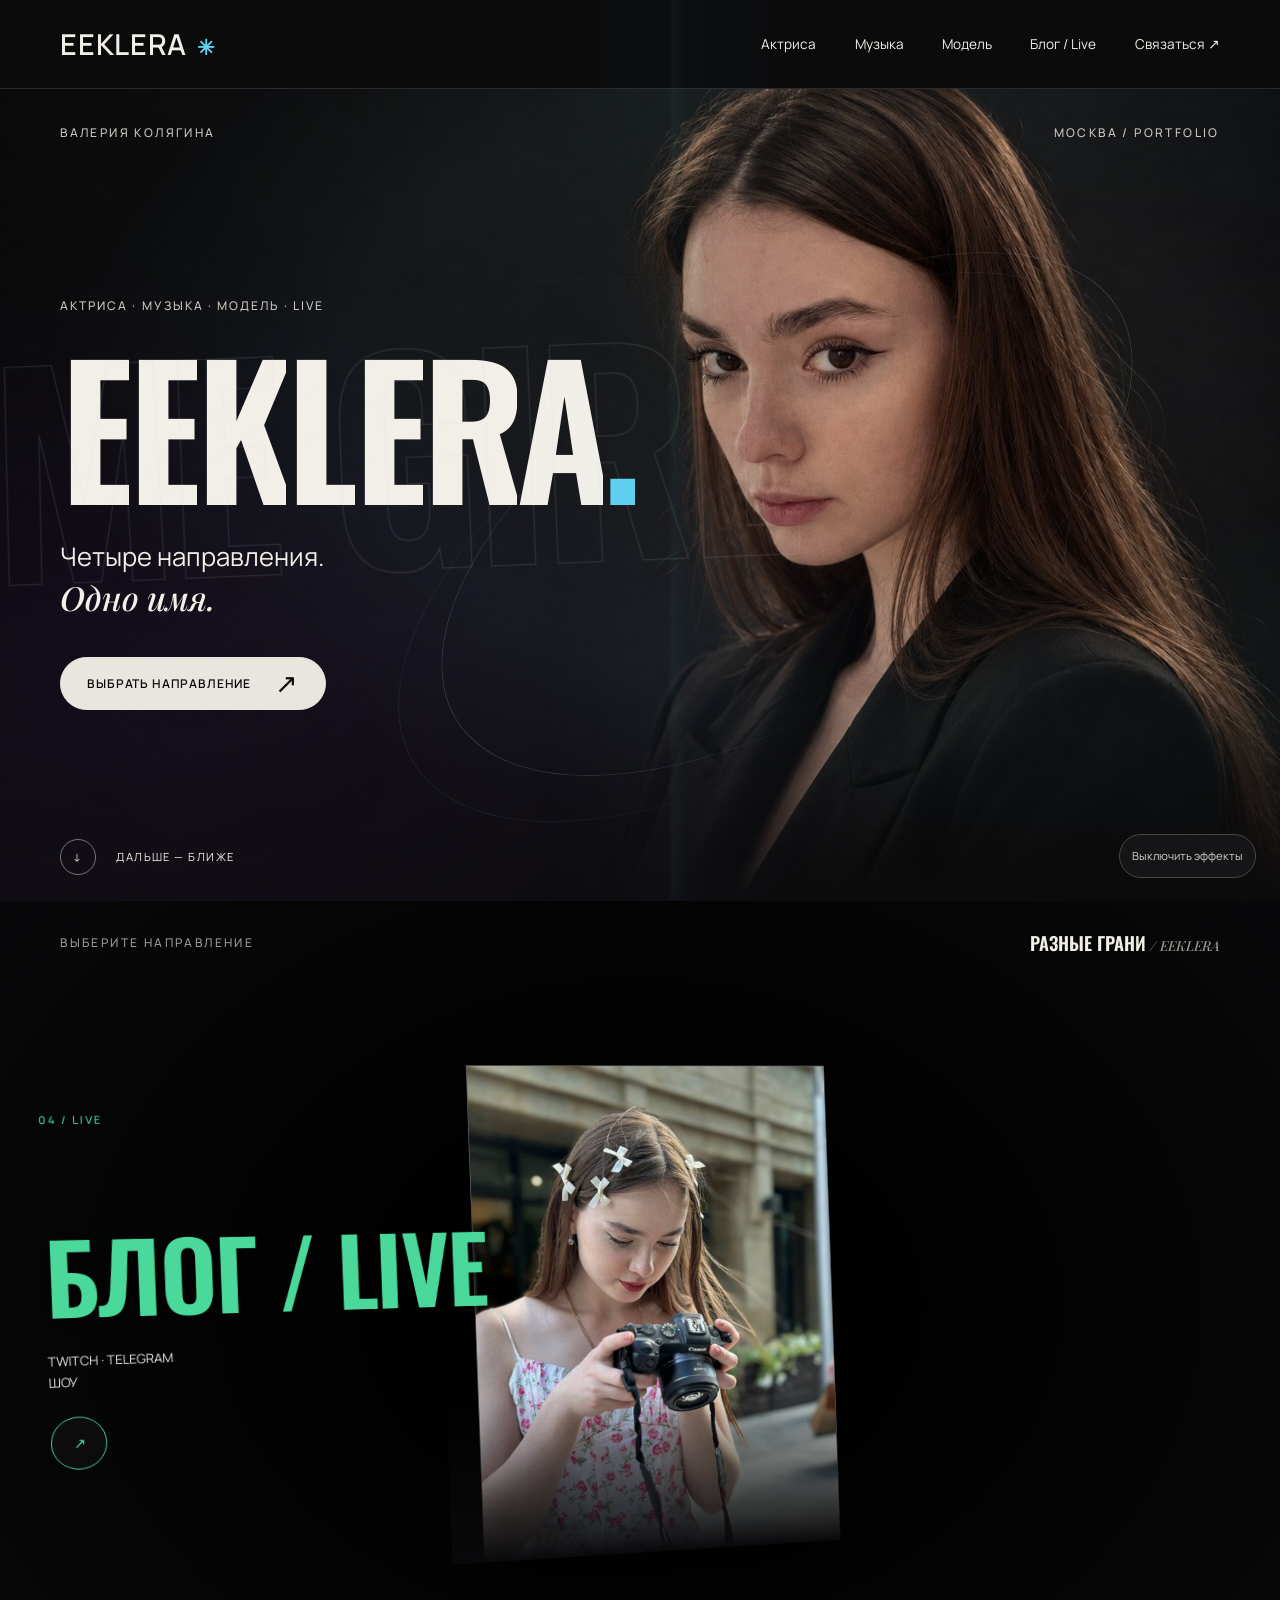
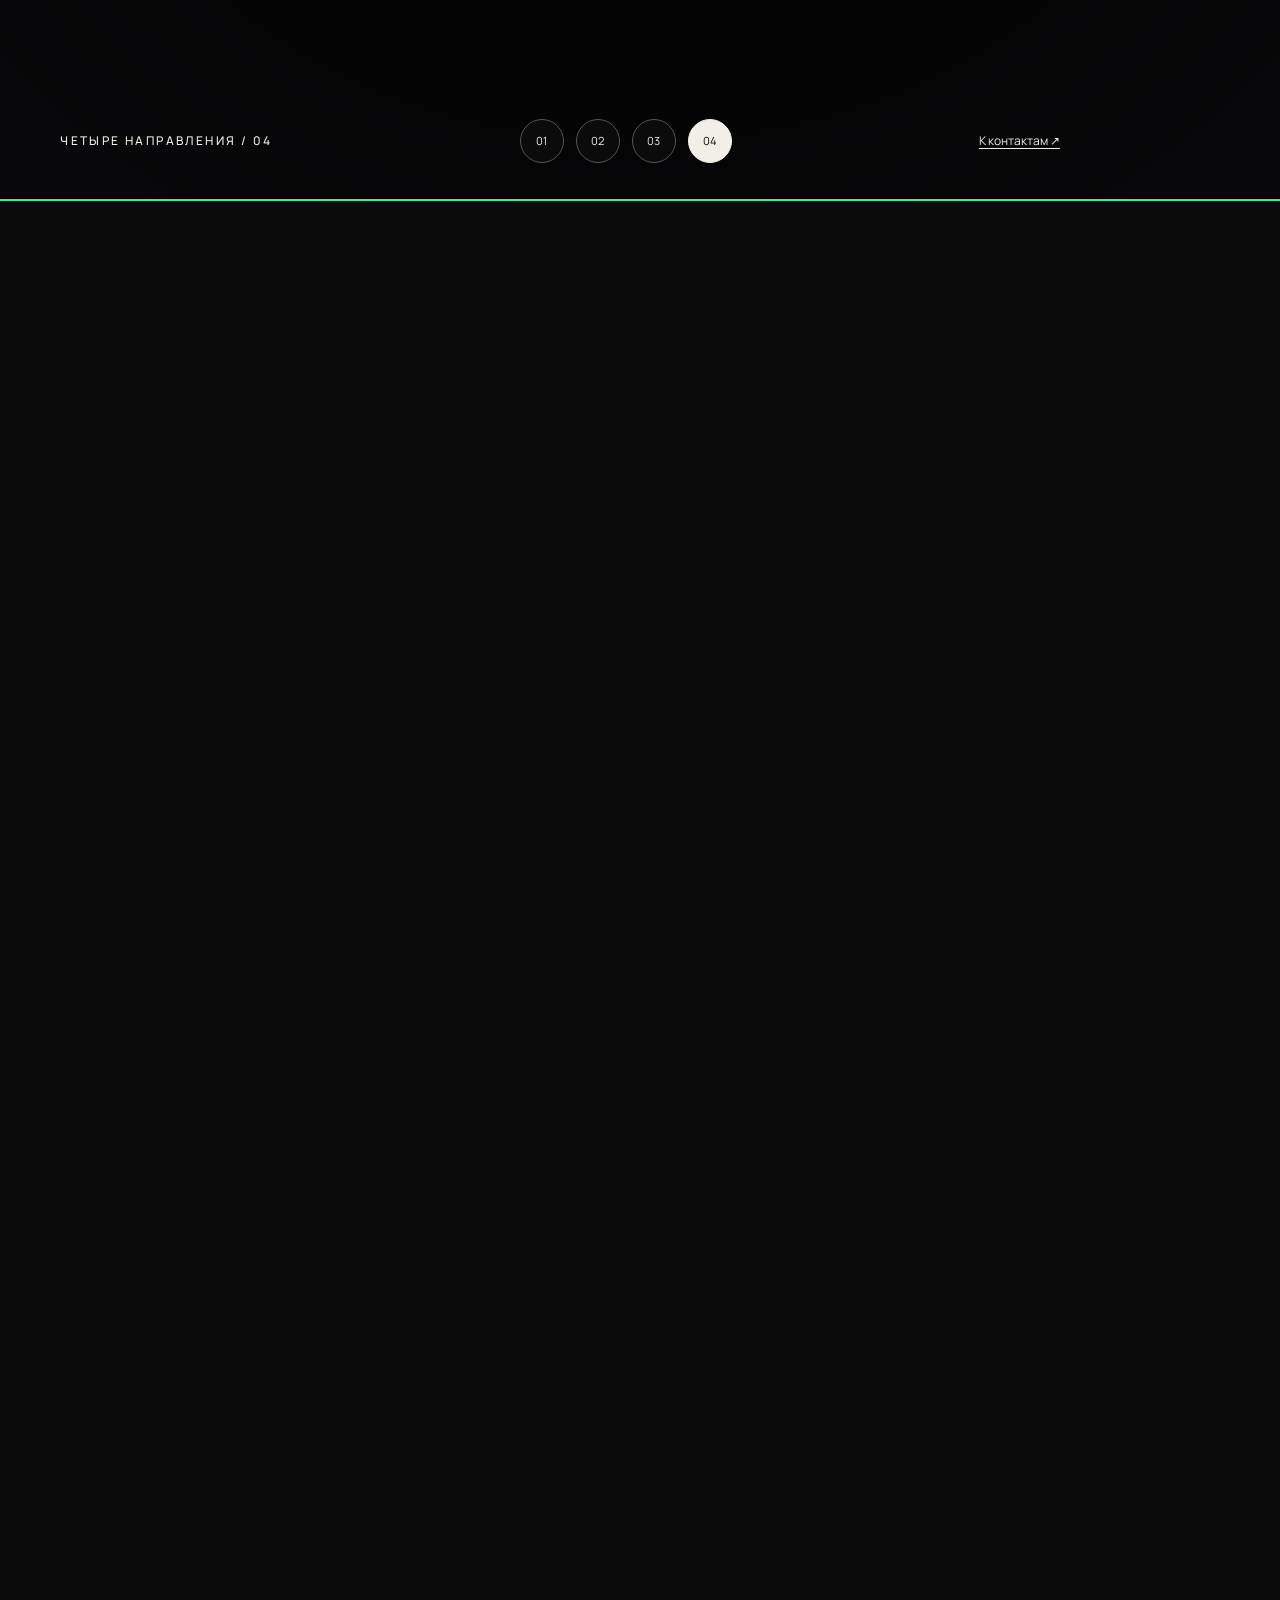
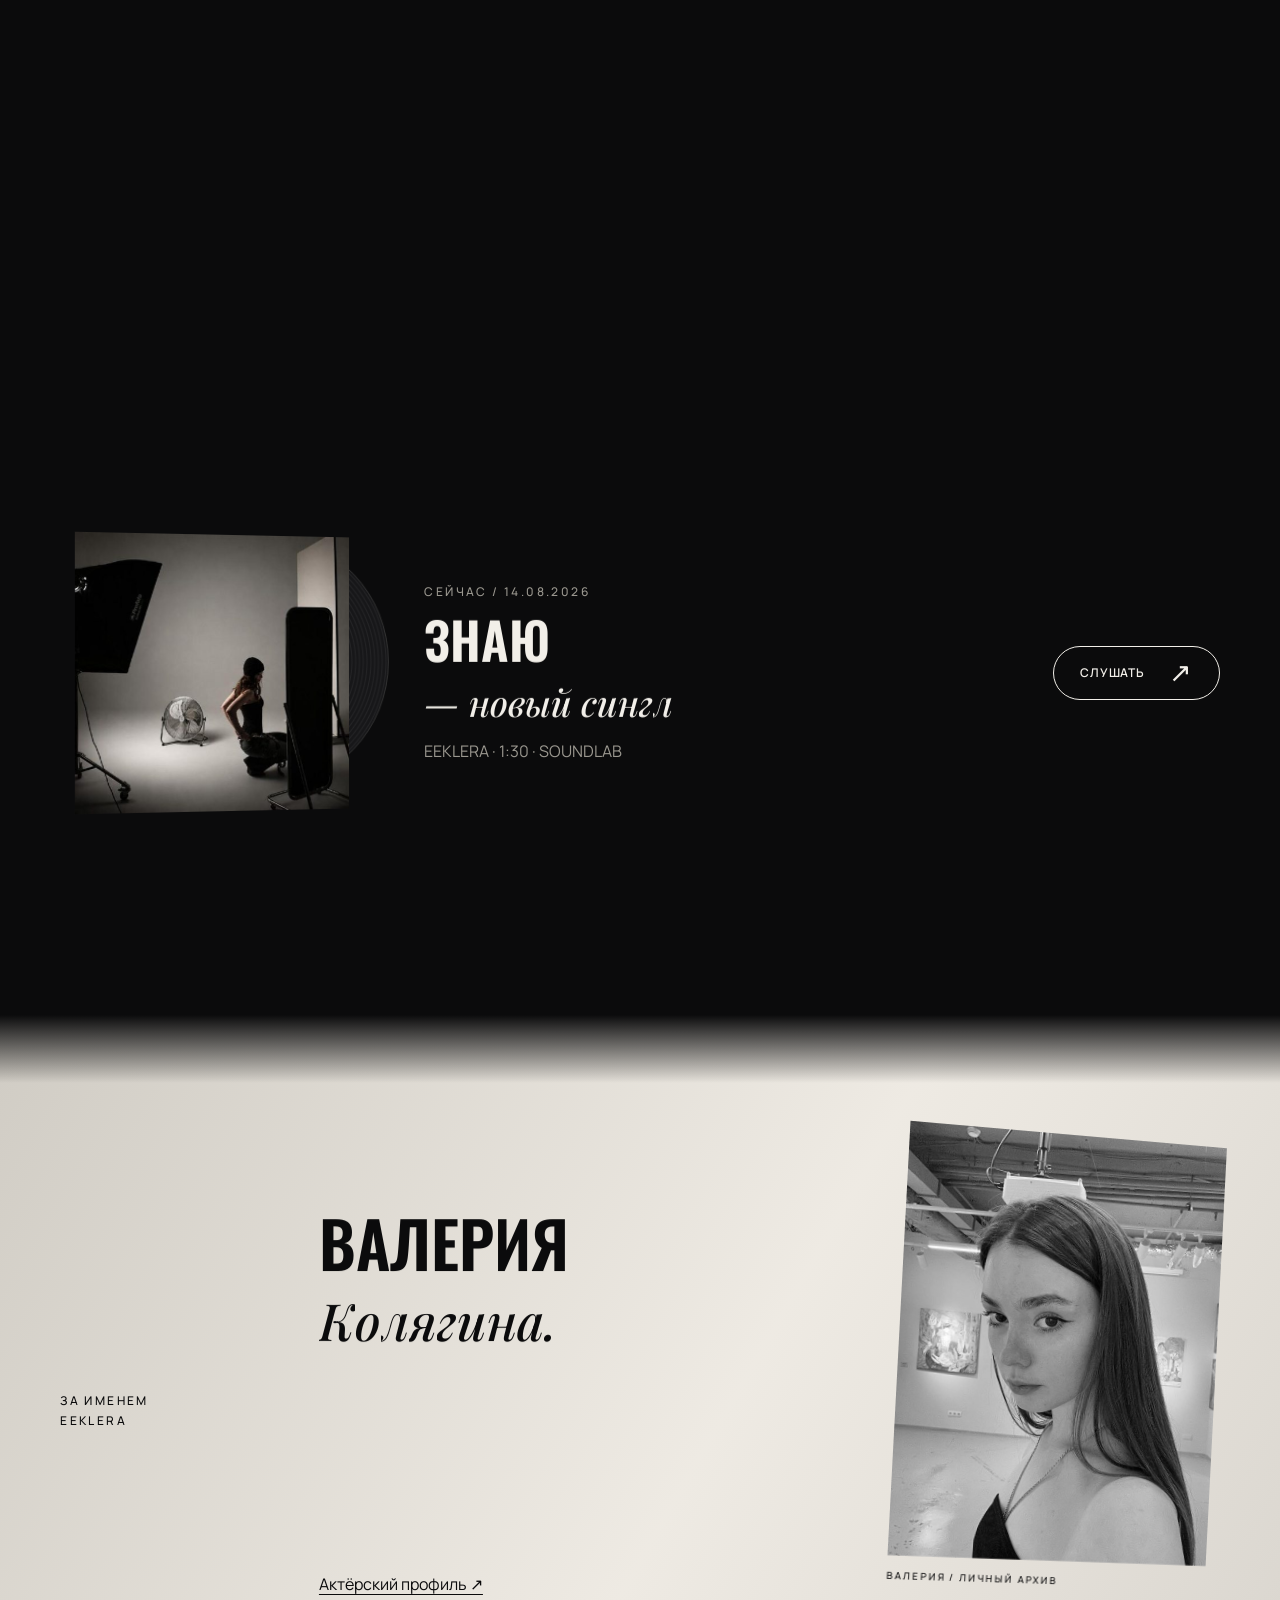
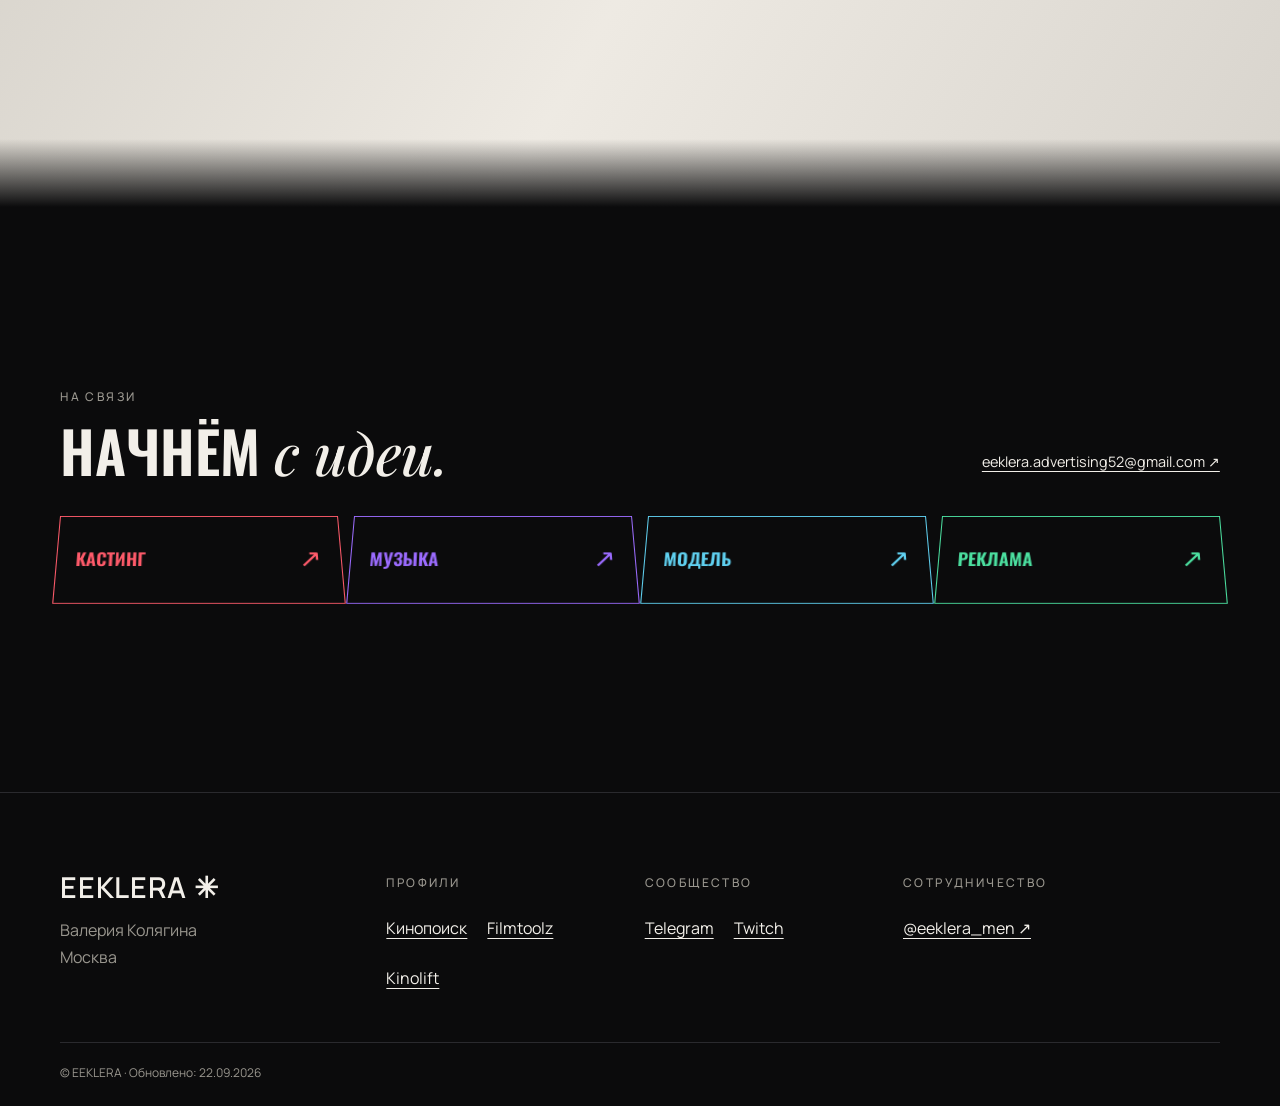
<file: index.html>
<!doctype html>
<html lang="ru">
<head>
  <meta charset="utf-8">
  <meta name="viewport" content="width=device-width, initial-scale=1">
  <title>EEKLERA — Валерия Колягина · актриса, музыка, модель, live</title>
  <meta name="description" content="Портфолио Валерии Колягиной — EEKLERA. Кино, музыка, модельные проекты и live. Москва. Контакты для сотрудничества.">
  <meta property="og:title" content="EEKLERA — Валерия Колягина">
  <meta property="og:description" content="Актриса · Музыка · Модель · Live. Четыре направления — одно имя.">
  <meta property="og:type" content="website">
  <meta property="og:image" content="img/home/hero-editorial.jpg">
  <!-- TODO before publication: confirmed canonical and absolute social-preview URL. -->
  <link rel="stylesheet" href="css/base.css">
  <link rel="stylesheet" href="css/components.css">
  <link rel="stylesheet" href="css/home.css">
  <link rel="stylesheet" href="css/cinema.css">
  <link rel="stylesheet" href="css/scroll-story.css">
  <script src="js/site.js" defer></script>
  <script src="js/home.js" defer></script>
  <script src="js/cinema.js" defer></script>
  <script src="js/scroll/typography.js" defer></script>
  <script src="js/scroll/atmosphere.js" defer></script>
  <script src="js/scroll/director.js" defer></script>
  <script type="application/ld+json">{"@context":"https://schema.org","@type":"Person","name":"Валерия Юрьевна Колягина","alternateName":"EEKLERA","birthDate":"2005-08-04","jobTitle":"Актриса, автор и исполнитель песен, модель","sameAs":["https://www.kinopoisk.ru/name/10256574/","https://casting.filmtoolz.ru/3902623/","https://kinolift.com/ru/82928","https://www.twitch.tv/eeklera","https://t.me/areeeelko"]}</script>
<link rel="stylesheet" href="css/model-transition.css"><script src="js/model/glass.js" defer></script><script src="js/model/transition.js" defer></script><link rel="stylesheet" href="css/acting-transition.css"><script src="js/acting/film.js" defer></script><script src="js/acting/transition.js" defer></script></head>
<body data-section="home">
<a class="skip-link" href="#main">Перейти к содержанию</a>
<header class="site-header" data-site-header>
  <div class="container site-header__inner">
    <a class="brand" href="index.html" aria-label="EEKLERA — главная">EEKLERA<span class="brand-star" aria-hidden="true">✳</span></a>
    <button class="menu-toggle" type="button" data-menu-toggle aria-expanded="false" aria-controls="site-nav" aria-label="Открыть меню"><span class="menu-toggle__lines" aria-hidden="true"></span></button>
    <nav class="site-nav" id="site-nav" data-site-nav aria-label="Основная навигация">
      <a data-accent="acting" href="acting/index.html">Актриса</a><a data-accent="music" href="music/index.html">Музыка</a><a data-accent="modeling" href="modeling/index.html">Модель</a><a data-accent="blog" href="blog/index.html">Блог / Live</a><a href="#contacts">Связаться ↗</a>
    </nav>
  </div>
</header>
<main id="main" tabindex="-1">
  <section class="stage" aria-labelledby="hero-title" data-stage>
    <picture class="stage__picture"><source media="(max-width: 760px)" srcset="img/home/hero-editorial-small.jpg"><img class="stage__image" src="img/home/hero-editorial.jpg" alt="Редакционный AI-портрет Валерии Колягиной по её фотографиям" width="1536" height="1024" fetchpriority="high"></picture>
    <div class="stage__shade" aria-hidden="true"></div><div class="stage__light" aria-hidden="true"></div>
    <div class="orbit orbit--one" aria-hidden="true"></div><div class="orbit orbit--two" aria-hidden="true"></div>
    <div class="container stage__layout">
      <div class="stage__top"><span class="eyebrow">Валерия Колягина</span><span class="eyebrow stage__location">Москва / Portfolio</span></div>
      <div class="stage__copy"><p class="eyebrow stage__label">Актриса · Музыка · Модель · Live</p><h1 id="hero-title">EEKLERA<span class="title-dot" aria-hidden="true">.</span></h1><p class="stage__subtitle">Четыре направления.<br><span class="editorial">Одно имя.</span></p><a class="button button--primary" href="#directions">Выбрать направление <span class="arrow" aria-hidden="true">↗</span></a></div>
      <div class="stage__bottom"><a class="stage__scroll" href="#directions"><span aria-hidden="true">↓</span> Дальше — ближе</a><button class="motion-toggle" type="button" data-motion-toggle hidden aria-pressed="false">Выключить эффекты</button><span class="stage__index" aria-hidden="true">01 — 04</span></div>
    </div>
  </section>
  <section class="worlds" id="directions" aria-labelledby="directions-title"><div class="worlds__viewport"><canvas class="cinema-canvas" aria-hidden="true"></canvas><div class="cinema-grain" aria-hidden="true"></div>
    <div class="container section-heading worlds__heading"><p class="eyebrow muted">Выберите направление</p><h2 id="directions-title">Разные грани<span class="editorial"> / EEKLERA</span></h2></div>
    <div class="direction-grid">
      <a class="direction-card" data-accent="acting" href="acting/index.html"><img class="direction-card__image" src="img/home/acting.jpg" alt="Кастинг-портрет Валерии" width="640" height="960" loading="lazy"><span class="eyebrow">01 / Acting</span><div><h3 class="direction-card__title">Актриса</h3><p class="direction-card__text">15 проектов<br>в кино и сериалах</p><span class="icon-button" aria-hidden="true">↗</span></div></a>
      <a class="direction-card" data-accent="music" href="music/index.html"><img class="direction-card__image" src="img/home/music.jpg" alt="Валерия с микрофоном во время выступления" width="640" height="959" loading="lazy"><span class="eyebrow">02 / Music</span><div><h3 class="direction-card__title">Музыка</h3><p class="direction-card__text">Новый сингл<br>«Знаю»</p><span class="icon-button" aria-hidden="true">↗</span></div></a>
      <a class="direction-card" data-accent="modeling" href="modeling/index.html"><img class="direction-card__image" src="img/home/modeling.jpg" alt="Чёрно-белый студийный портрет Валерии" width="640" height="853" loading="lazy"><span class="eyebrow">03 / Model</span><div><h3 class="direction-card__title">Модель</h3><p class="direction-card__text">MONE IMPRESSION 2025<br>173 см</p><span class="icon-button" aria-hidden="true">↗</span></div></a>
      <a class="direction-card" data-accent="blog" href="blog/index.html"><img class="direction-card__image" src="img/home/blog.jpg" alt="Валерия рассматривает кадры на фотоаппарате" width="640" height="853" loading="lazy"><span class="eyebrow">04 / Live</span><div><h3 class="direction-card__title">Блог / Live</h3><p class="direction-card__text">Twitch · Telegram<br>Шоу</p><span class="icon-button" aria-hidden="true">↗</span></div></a>
    </div>
    <div class="cinema-hud"><span class="eyebrow">Четыре направления / <span data-cinema-count>01</span></span><div class="cinema-chapters" aria-label="Перейти к направлению"><button type="button" data-chapter="0" aria-label="Показать актрису">01</button><button type="button" data-chapter="1" aria-label="Показать музыку">02</button><button type="button" data-chapter="2" aria-label="Показать модель">03</button><button type="button" data-chapter="3" aria-label="Показать блог">04</button></div><a href="#contacts">К контактам ↗</a></div>
    <div class="cinema-progress" aria-hidden="true"><span></span></div>
    </div>
  </section>
  <section class="release container" aria-labelledby="release-title" data-accent="music"><div class="release__art"><div class="record" aria-hidden="true"></div><img src="img/home/cover-znayu.jpg" alt="Обложка сингла «Знаю»" width="480" height="480" loading="lazy"></div><div class="flow"><p class="eyebrow muted">Сейчас / 14.08.2026</p><h2 id="release-title">Знаю<span class="editorial"> — новый сингл</span></h2><p class="muted">EEKLERA · 1:30 · SOUNDLAB</p></div><a class="button" href="https://music.yandex.ru/album/43286169">Слушать <span class="arrow" aria-hidden="true">↗</span></a></section>
  <section class="about section--light" aria-labelledby="about-title"><div class="container about__grid"><p class="eyebrow">За именем<br>EEKLERA</p><div class="stack"><h2 id="about-title">Валерия<br><span class="editorial">Колягина.</span></h2><p>Актриса, автор и исполнитель песен, модель. Живу в Москве, готова к командировкам.</p><p>Киношкола А. Митты и Институт театрального искусства им. И. Кобзона. Кино, музыка, показы и live — здесь собраны мои направления.</p><a class="text-link" href="https://casting.filmtoolz.ru/3902623/">Актёрский профиль ↗</a></div><figure class="about__photo"><img src="img/home/about.jpg" alt="Валерия в галерее — фотография из личного архива" width="640" height="840" loading="lazy"><figcaption class="eyebrow">Валерия / Личный архив</figcaption></figure></div></section>
  <section class="section container" id="contacts" aria-labelledby="contacts-title"><div class="section-heading"><div class="flow"><p class="eyebrow muted">На связи</p><h2 id="contacts-title">Начнём <span class="editorial">с идеи.</span></h2></div><a class="text-link contact-email" href="mailto:eeklera.advertising52@gmail.com">eeklera.advertising52@gmail.com ↗</a></div><div class="contact-grid"><a class="contact-card" data-accent="acting" href="https://t.me/eeklera_men">Кастинг <span class="arrow" aria-hidden="true">↗</span></a><a class="contact-card" data-accent="music" href="mailto:eeklera.advertising52@gmail.com?subject=EEKLERA%20%E2%80%94%20%D0%9C%D1%83%D0%B7%D1%8B%D0%BA%D0%B0">Музыка <span class="arrow" aria-hidden="true">↗</span></a><a class="contact-card" data-accent="modeling" href="https://t.me/eeklera_men">Модель <span class="arrow" aria-hidden="true">↗</span></a><a class="contact-card" data-accent="blog" href="https://t.me/eeklera_men">Реклама <span class="arrow" aria-hidden="true">↗</span></a></div></section>
</main>
<footer class="site-footer"><div class="container"><div class="site-footer__grid"><div class="flow"><a class="brand" href="index.html">EEKLERA ✳</a><p class="muted">Валерия Колягина<br>Москва</p></div><div class="flow"><p class="eyebrow muted">Профили</p><div class="site-footer__links"><a class="text-link" href="https://www.kinopoisk.ru/name/10256574/">Кинопоиск</a><a class="text-link" href="https://casting.filmtoolz.ru/3902623/">Filmtoolz</a><a class="text-link" href="https://kinolift.com/ru/82928">Kinolift</a></div></div><div class="flow"><p class="eyebrow muted">Сообщество</p><div class="site-footer__links"><a class="text-link" href="https://t.me/areeeelko">Telegram</a><a class="text-link" href="https://www.twitch.tv/eeklera">Twitch</a></div></div><div class="flow"><p class="eyebrow muted">Сотрудничество</p><a class="text-link" href="https://t.me/eeklera_men">@eeklera_men ↗</a></div></div><div class="site-footer__bottom">© EEKLERA · Обновлено: 22.09.2026</div></div></footer>
<div class="mobile-contact"><a class="button button--primary" href="#contacts">Связаться <span class="arrow" aria-hidden="true">↗</span></a></div>
</body>
</html>
</file>
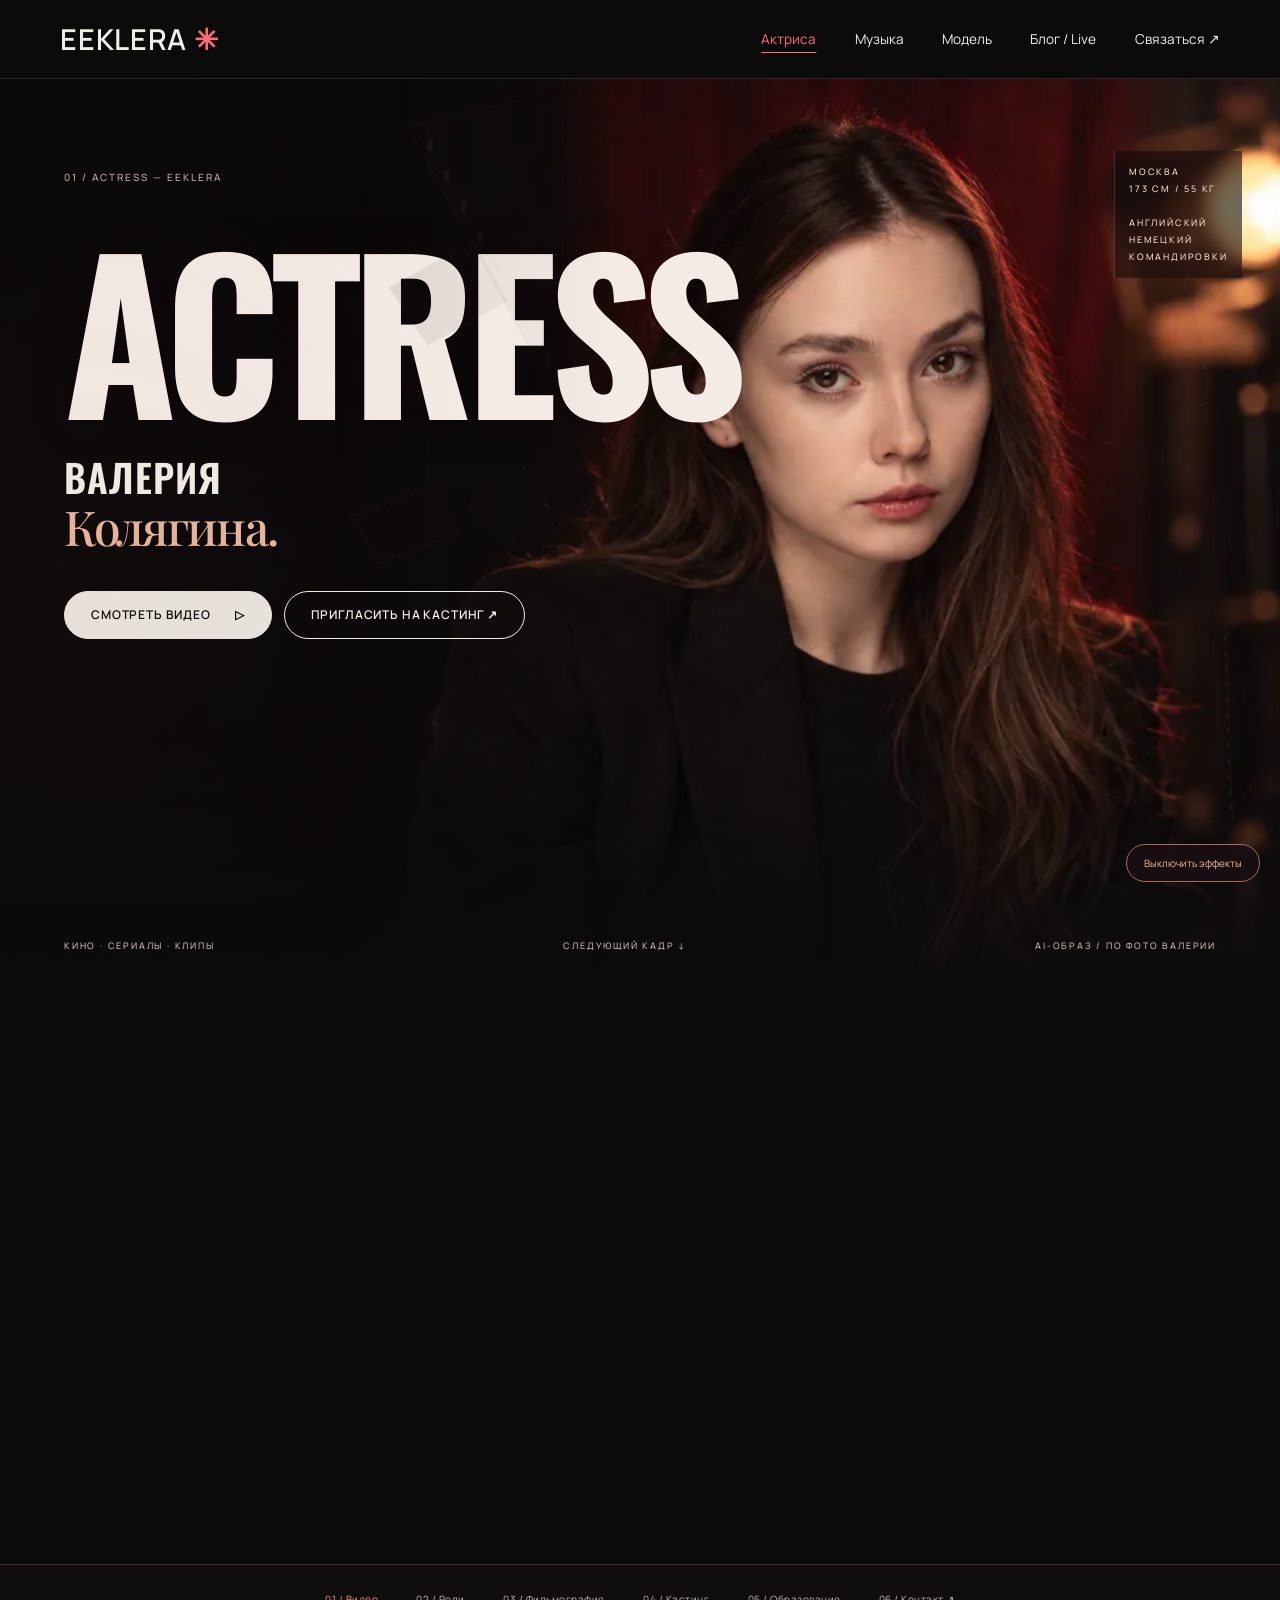
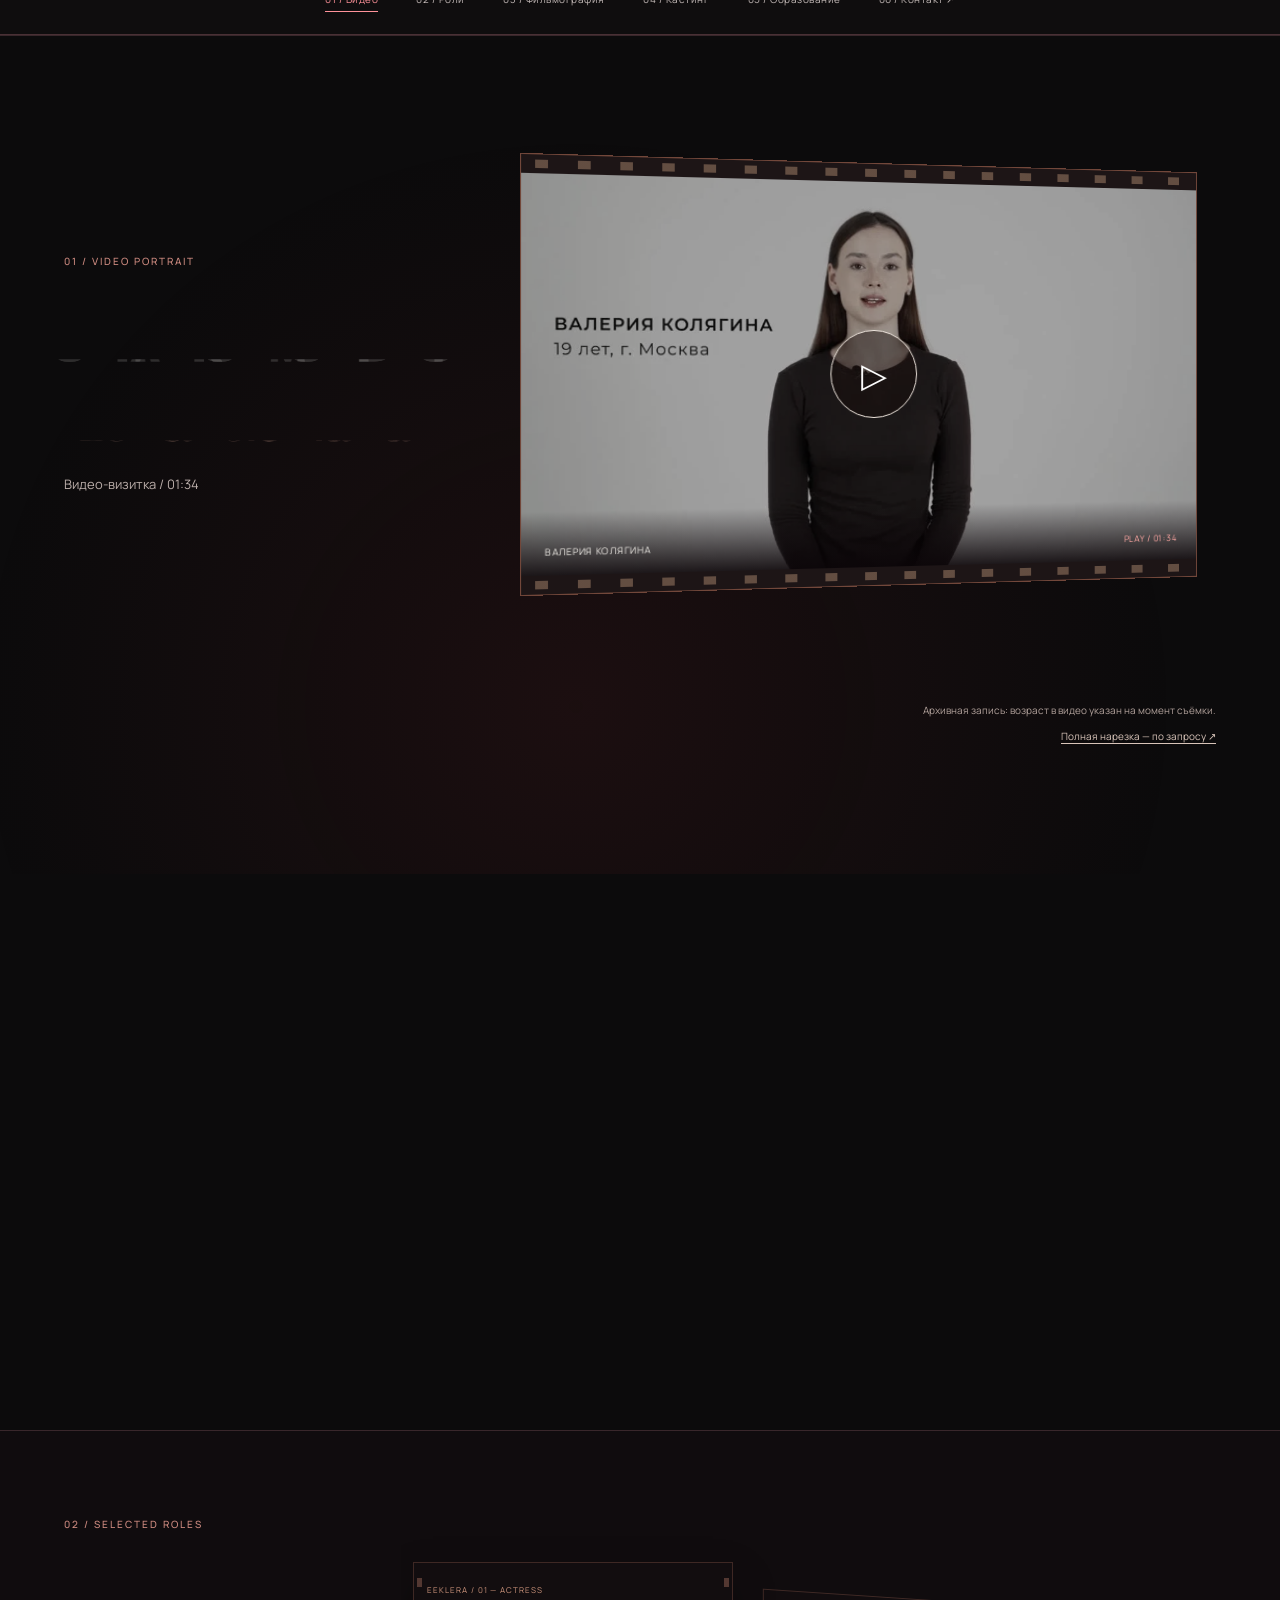
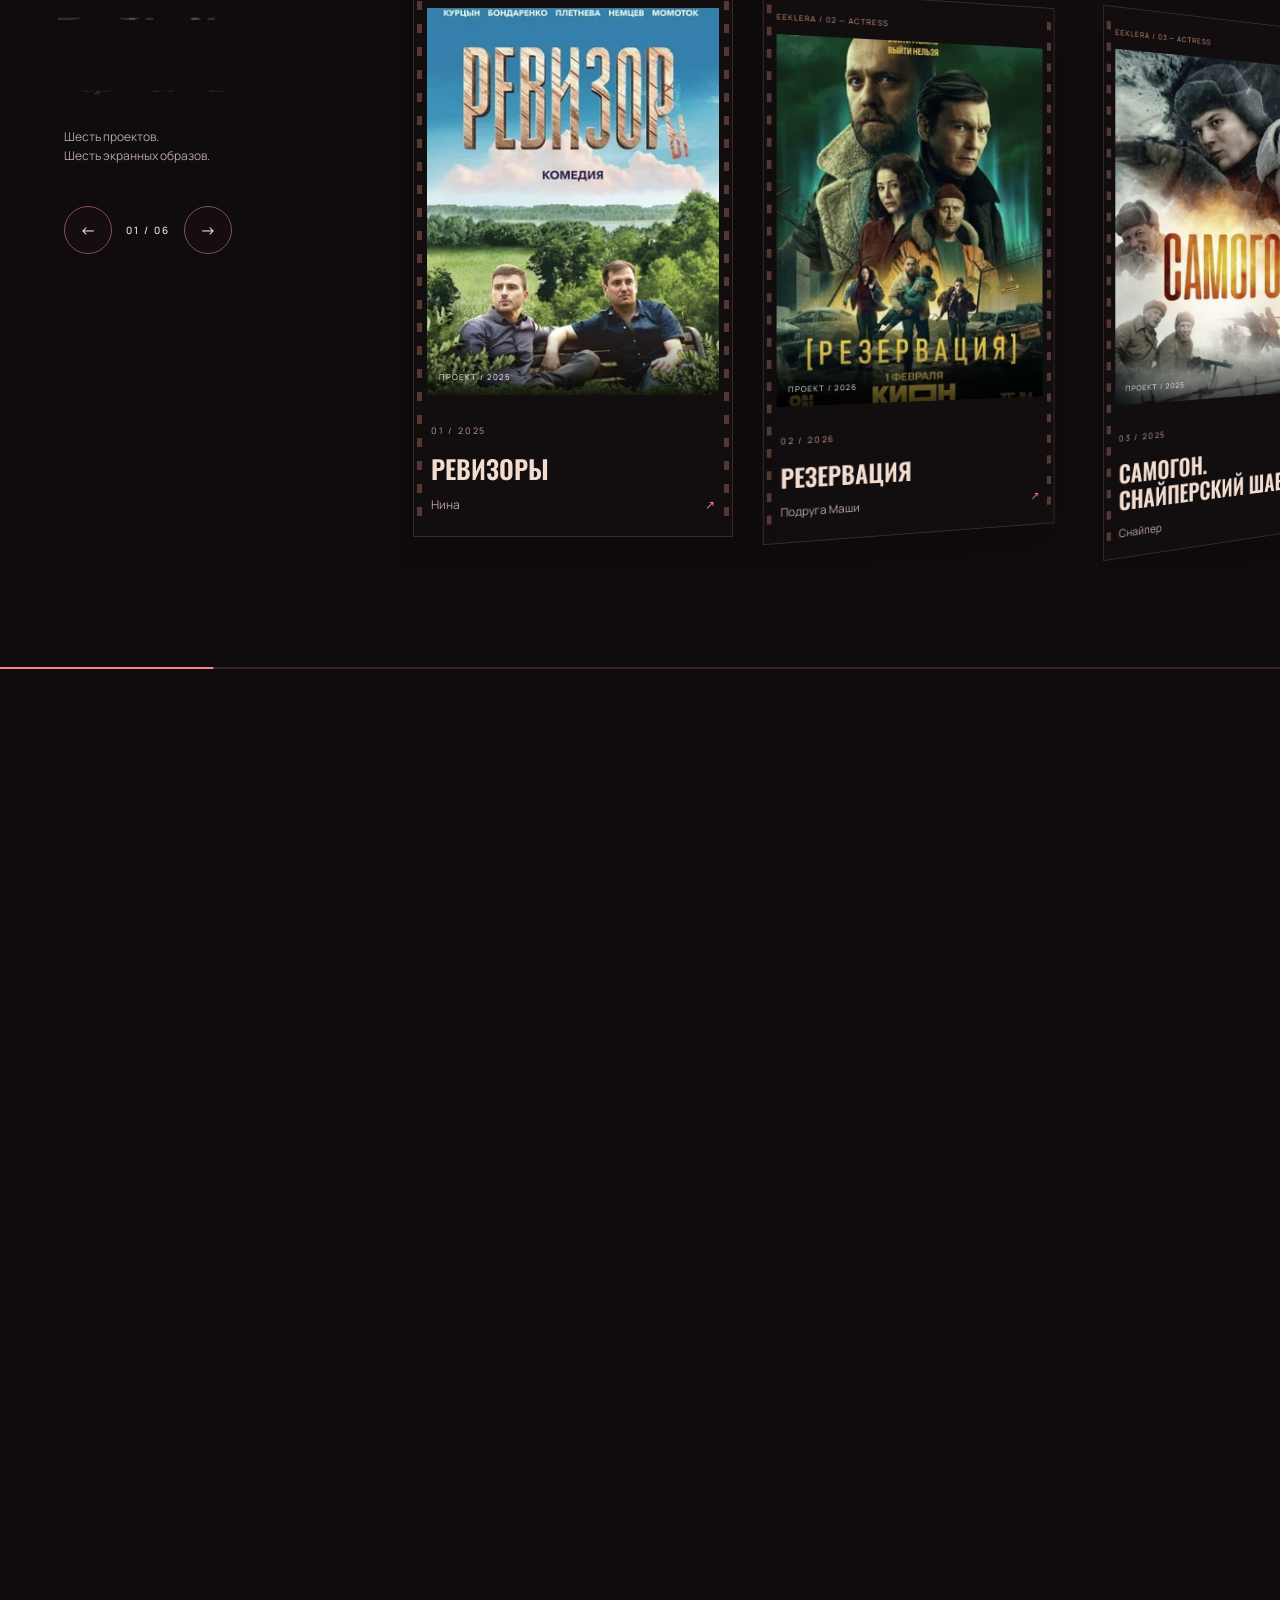
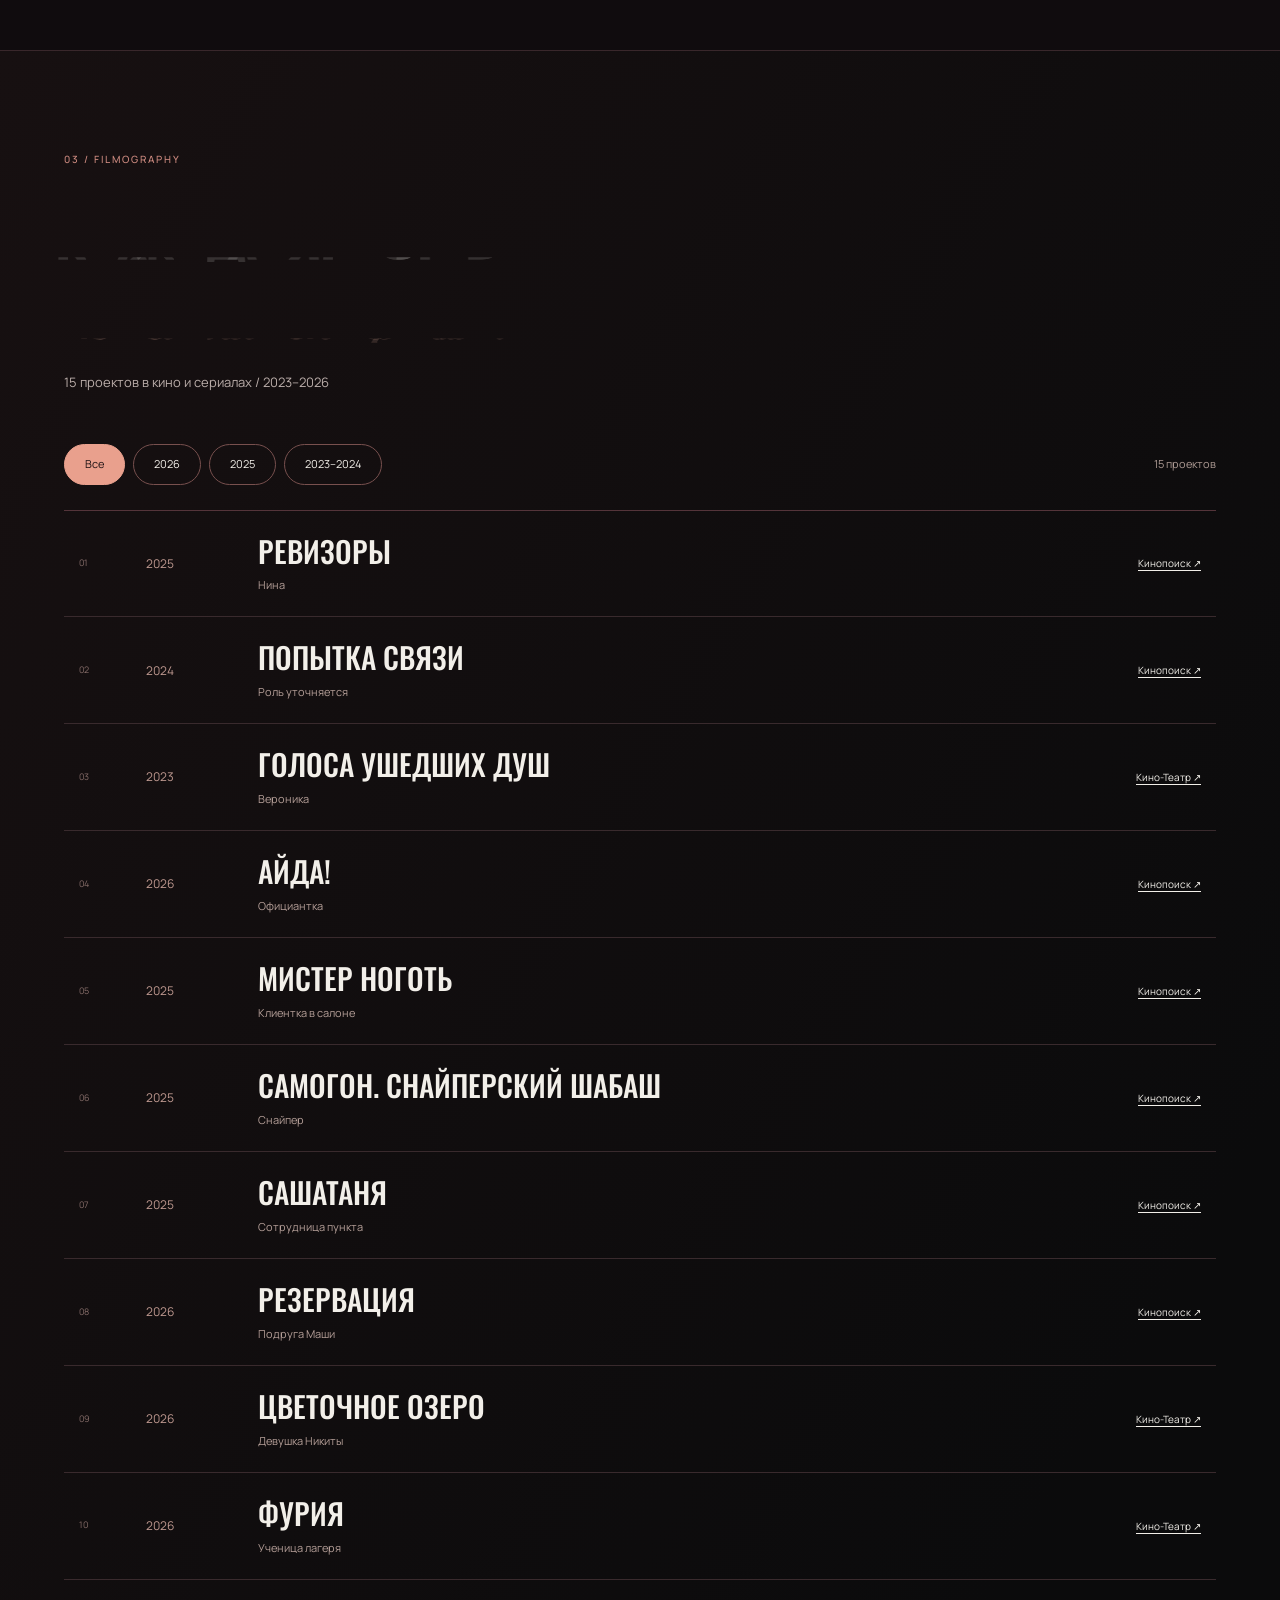
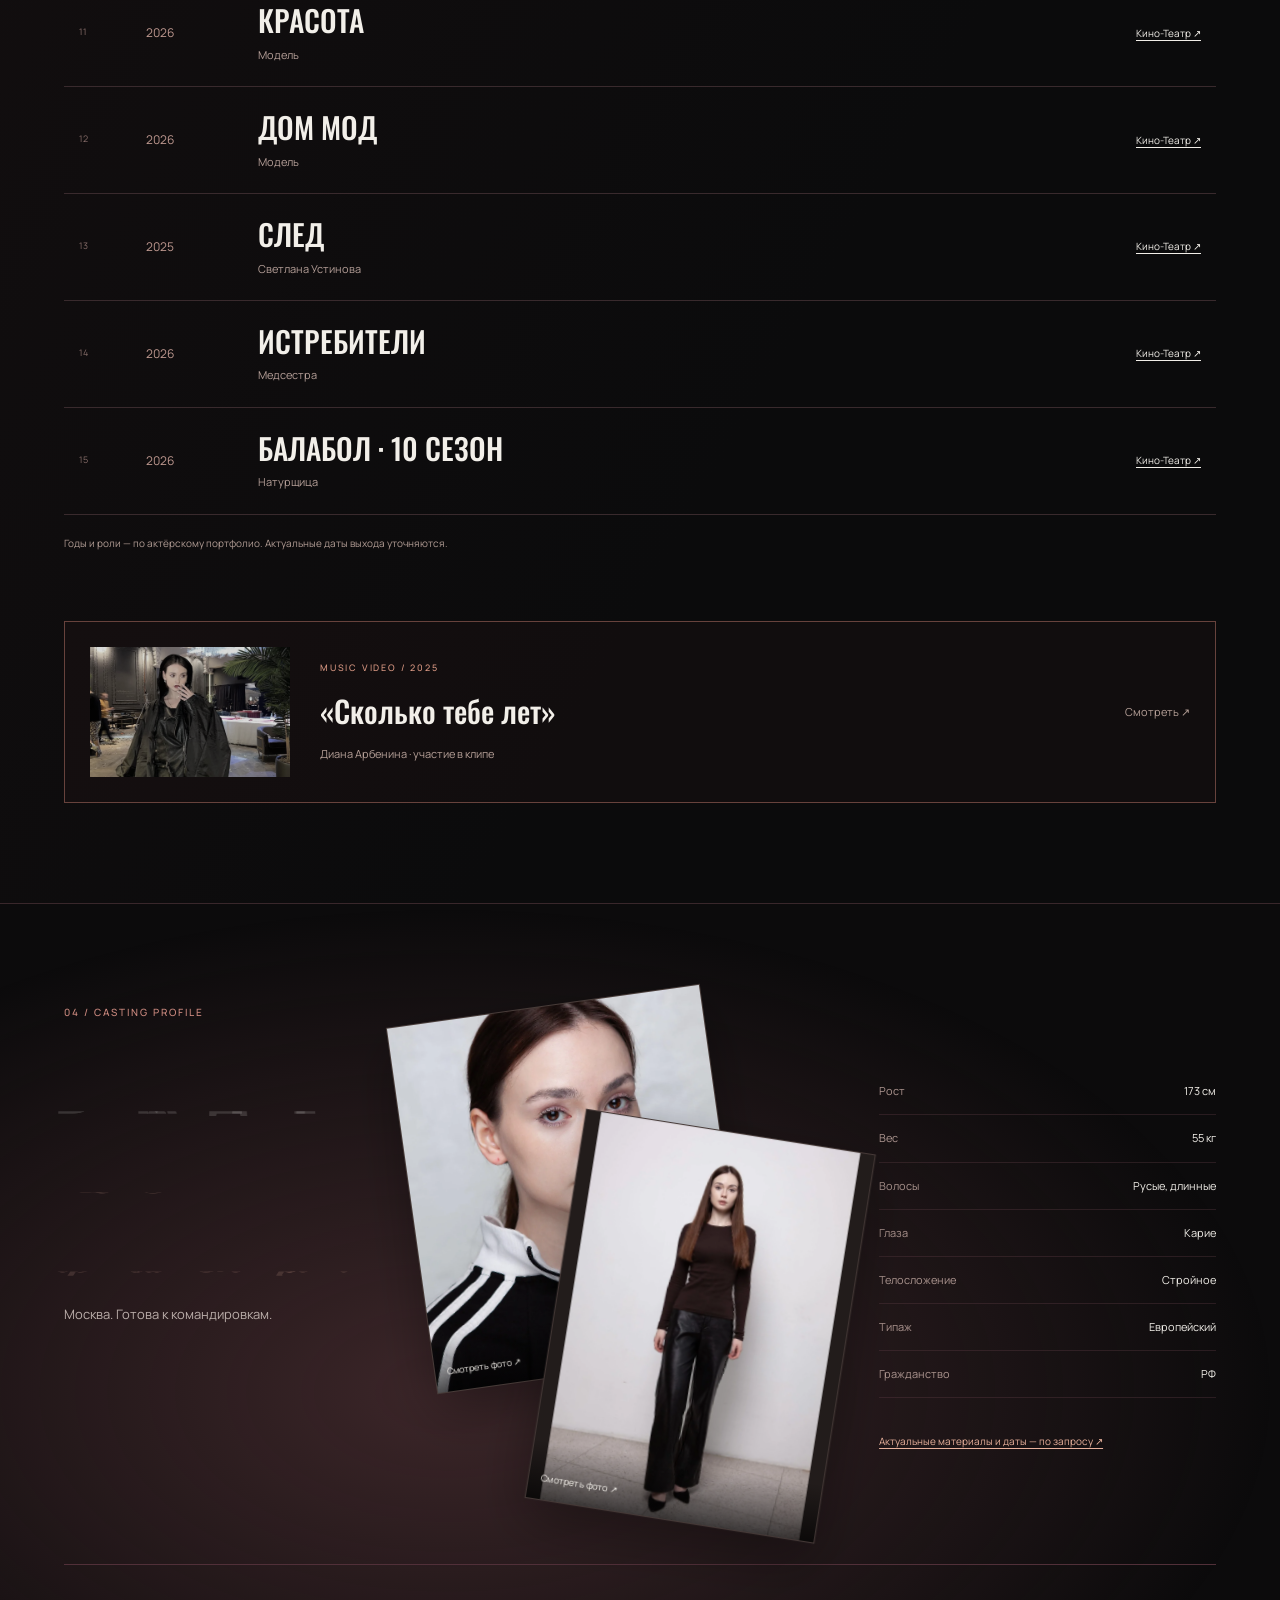
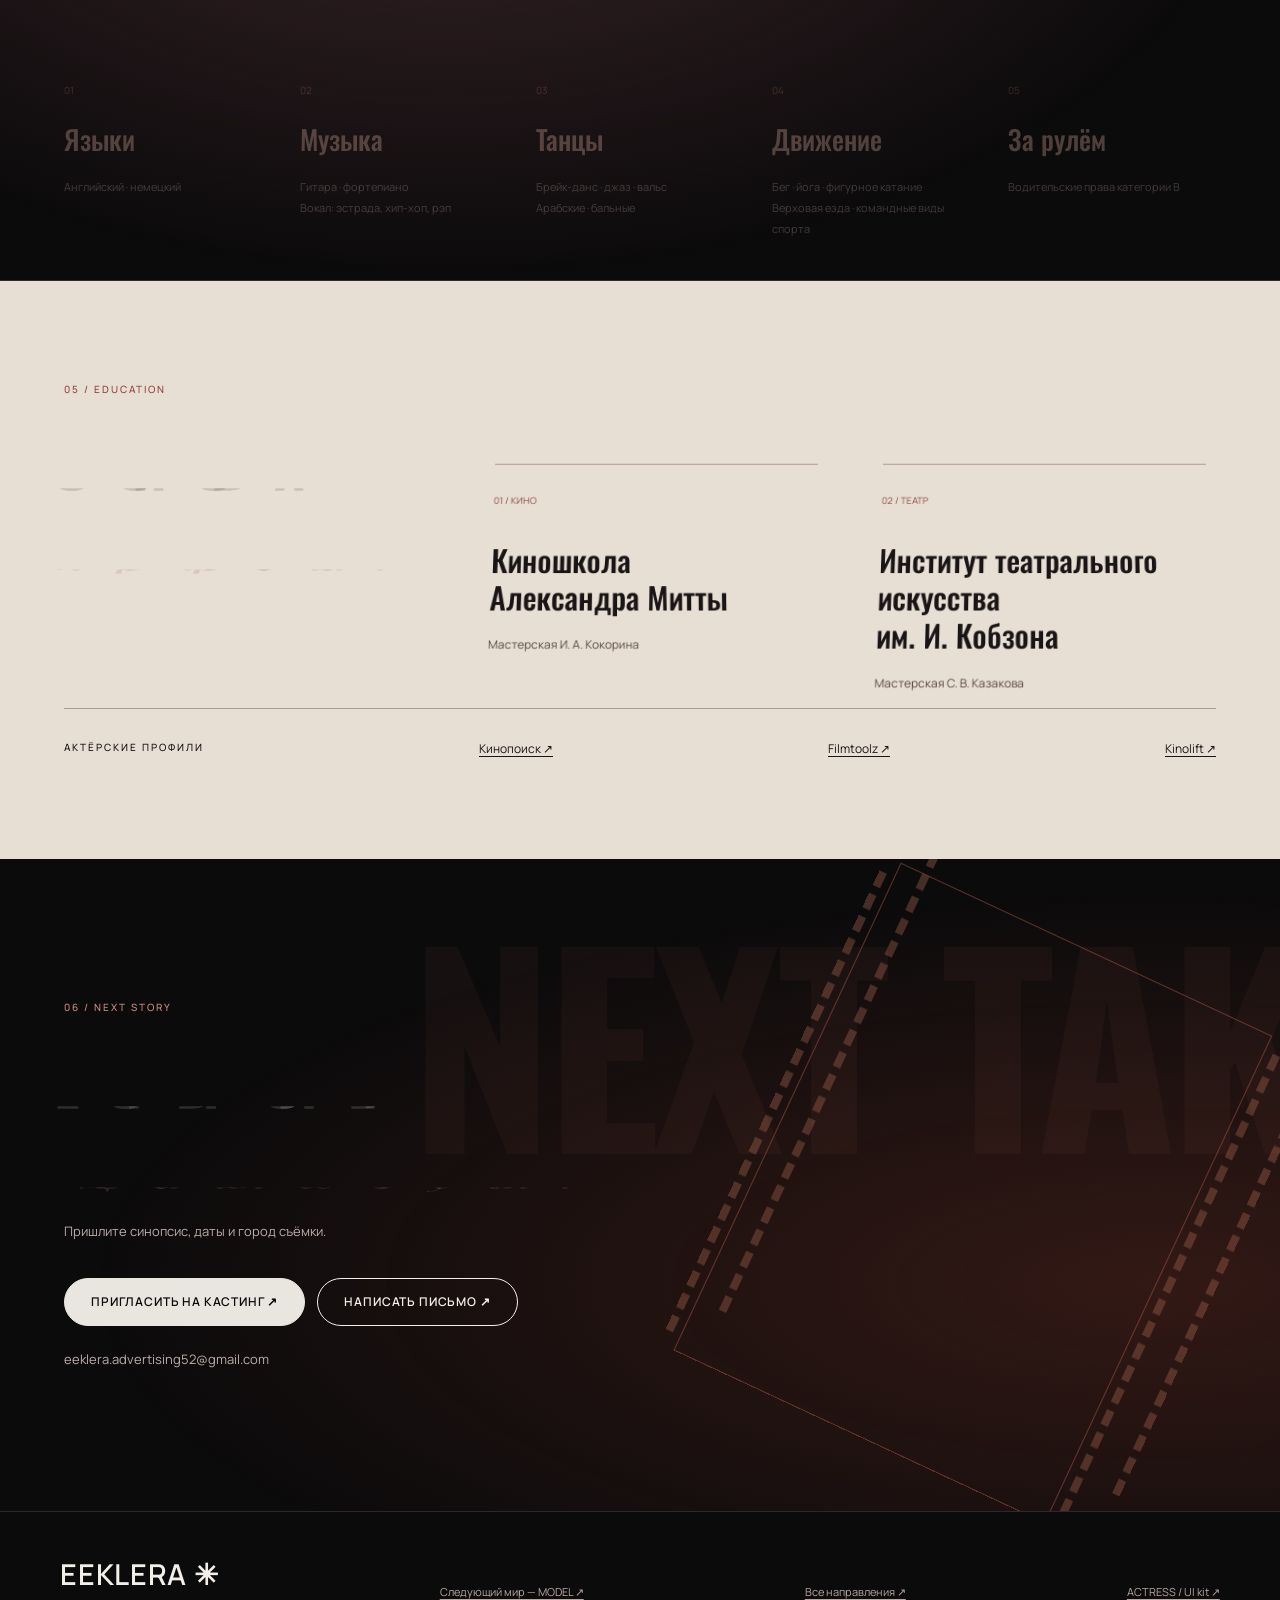
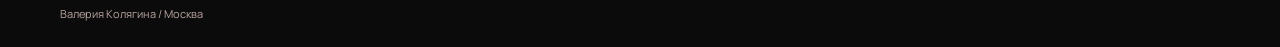
<file: acting/index.html>
<!doctype html><html lang="ru"><head><meta charset="utf-8"><meta name="viewport" content="width=device-width,initial-scale=1"><title>Валерия Колягина — актриса · фильмография и кастинг · EEKLERA</title><meta name="description" content="Валерия Колягина / EEKLERA — актриса, Москва. Видео-визитка, 15 проектов в фильмографии, кастинг-параметры, образование и контакты."><meta property="og:title" content="EEKLERA / ACTRESS — Валерия Колягина"><meta property="og:description" content="Видео-визитка, роли и кастинг. Москва · 173 см."><meta property="og:type" content="website"><meta property="og:image" content="https://eeklera.online/redesign/img/acting/casting-headshot.webp"><link rel="canonical" href="https://eeklera.online/redesign/acting/index.html"><link rel="stylesheet" href="../css/base.css"><link rel="stylesheet" href="../css/components.css"><link rel="stylesheet" href="../css/acting.css"><script src="../js/site.js" defer></script><script src="../js/scroll/typography.js" defer></script><script src="../js/acting/film.js" defer></script><script src="../js/acting/page.js" defer></script><script type="application/ld+json">{"@context":"https://schema.org","@type":"Person","name":"Валерия Юрьевна Колягина","alternateName":"EEKLERA","birthDate":"2005-08-04","jobTitle":"Актриса","sameAs":["https://www.kinopoisk.ru/name/10256574/","https://casting.filmtoolz.ru/3902623/","https://kinolift.com/ru/82928"]}</script></head>
<body data-section="acting"><a class="skip-link" href="#main">К содержанию</a><header class="site-header" data-site-header><div class="container site-header__inner"><a class="brand" href="../index.html">EEKLERA <span>✳</span></a><button class="menu-toggle" data-menu-toggle aria-controls="site-nav" aria-expanded="false" aria-label="Открыть меню">☰</button><nav class="site-nav" id="site-nav" data-site-nav aria-label="Главная навигация"><a href="index.html" aria-current="page">Актриса</a><a href="../music/index.html">Музыка</a><a href="../modeling/index.html">Модель</a><a href="../blog/index.html">Блог / Live</a><a href="#contact">Связаться ↗</a></nav></div></header>
<main id="main"><section class="act-hero" id="intro" data-scene><div class="act-hero-frame"><div class="act-portrait"><picture><source media="(max-width:760px)" srcset="../img/acting/hero-cinema-ai-small.webp"><img src="../img/acting/hero-cinema-ai.webp" alt="Кинематографичный AI-образ Валерии по её фотографиям" width="1536" height="1024" fetchpriority="high"></picture></div><div class="act-aperture" aria-hidden="true"></div><div class="act-hero-copy"><p class="eyebrow">01 / ACTRESS — EEKLERA</p><h1>ACTRESS</h1><p class="act-name">Валерия<br><em>Колягина.</em></p><div class="act-hero-actions"><a class="button button--primary" href="../media/acting/vizitka.mp4" data-video>Смотреть видео <span>▷</span></a><a class="button" href="#contact">Пригласить на кастинг ↗</a></div></div><div class="act-hero-spec eyebrow">МОСКВА<br>173 СМ / 55 КГ<br><br>АНГЛИЙСКИЙ<br>НЕМЕЦКИЙ<br>КОМАНДИРОВКИ</div><div class="act-hero-footer eyebrow"><span>Кино · сериалы · клипы</span><a href="#reel">Следующий кадр ↓</a><span>AI-образ / по фото Валерии</span></div></div></section>
<nav class="act-chapters" aria-label="Разделы актёрского портфолио"><a href="#reel">01 / Видео</a><a href="#roles">02 / Роли</a><a href="#filmography">03 / Фильмография</a><a href="#casting">04 / Кастинг</a><a href="#education">05 / Образование</a><a href="#contact">06 / Контакт ↗</a></nav>
<section class="act-reel" id="reel" data-scene><div class="reel-frame"><div class="act-section-head"><p class="eyebrow">01 / VIDEO PORTRAIT</p><h2 data-letters>Знакомство.<br><em>В движении.</em></h2><p>Видео-визитка / 01:34</p></div><div class="reel-window"><a href="../media/acting/vizitka.mp4" data-video aria-label="Смотреть видео-визитку, 1 минута 34 секунды"><img src="../img/acting/vizitka-poster.webp" alt="Кадр из архивной видео-визитки Валерии" width="1080" height="608" loading="lazy"><span class="reel-play">▷</span><span class="reel-caption">ВАЛЕРИЯ КОЛЯГИНА <b>PLAY / 01:34</b></span></a></div><p class="reel-note">Архивная запись: возраст в видео указан на момент съёмки. <!-- TODO(acting): получить актуальную визитку и отдельный шоурил. --><a href="mailto:eeklera.advertising52@gmail.com?subject=EEKLERA%20%E2%80%94%20%D0%B0%D0%BA%D1%82%D1%91%D1%80%D1%81%D0%BA%D0%B0%D1%8F%20%D0%BD%D0%B0%D1%80%D0%B5%D0%B7%D0%BA%D0%B0">Полная нарезка — по запросу ↗</a></p></div></section>
<section class="act-roles" id="roles" data-scene><div class="roles-frame"><div class="roles-heading"><div class="act-section-head"><p class="eyebrow">02 / SELECTED ROLES</p><h2 data-letters>Войти<br><em>в роль.</em></h2></div><p class="roles-intro">Шесть проектов.<br>Шесть экранных образов.</p><div class="roles-controls"><button class="icon-button" data-role-step="-1" aria-label="Предыдущая роль">←</button><span class="eyebrow" data-role-count aria-live="off">01 / 06</span><button class="icon-button" data-role-step="1" aria-label="Следующая роль">→</button></div></div><div class="roles-window"><div class="roles-track"><article class="role-card" data-role-index="0"><span class="film-edge" aria-hidden="true">EEKLERA / 01 — ACTRESS</span><a href="#credit-revizory" class="role-link"><div class="role-poster"><img src="../img/acting/film-revizory.webp" alt="Постер проекта «Ревизоры»" loading="lazy" width="600" height="900"><span>ПРОЕКТ / 2025</span></div><div class="role-description"><span class="eyebrow">01 / 2025</span><h3>Ревизоры</h3><p>Нина <b>↗</b></p></div></a></article><article class="role-card" data-role-index="1"><span class="film-edge" aria-hidden="true">EEKLERA / 02 — ACTRESS</span><a href="#credit-rezervatsiya" class="role-link"><div class="role-poster"><img src="../img/acting/film-rezervatsiya.webp" alt="Постер проекта «Резервация»" loading="lazy" width="600" height="900"><span>ПРОЕКТ / 2026</span></div><div class="role-description"><span class="eyebrow">02 / 2026</span><h3>Резервация</h3><p>Подруга Маши <b>↗</b></p></div></a></article><article class="role-card" data-role-index="2"><span class="film-edge" aria-hidden="true">EEKLERA / 03 — ACTRESS</span><a href="#credit-samogon" class="role-link"><div class="role-poster"><img src="../img/acting/film-samogon.webp" alt="Постер проекта «Самогон. Снайперский шабаш»" loading="lazy" width="600" height="900"><span>ПРОЕКТ / 2025</span></div><div class="role-description"><span class="eyebrow">03 / 2025</span><h3>Самогон. Снайперский шабаш</h3><p>Снайпер <b>↗</b></p></div></a></article><article class="role-card" data-role-index="3"><span class="film-edge" aria-hidden="true">EEKLERA / 04 — ACTRESS</span><a href="#credit-sashatanya" class="role-link"><div class="role-poster"><img src="../img/acting/film-sashatanya.webp" alt="Постер проекта «СашаТаня»" loading="lazy" width="600" height="900"><span>ПРОЕКТ / 2025</span></div><div class="role-description"><span class="eyebrow">04 / 2025</span><h3>СашаТаня</h3><p>Сотрудница пункта <b>↗</b></p></div></a></article><article class="role-card" data-role-index="4"><span class="film-edge" aria-hidden="true">EEKLERA / 05 — ACTRESS</span><a href="#credit-sled" class="role-link"><div class="role-poster"><img src="../img/acting/film-sled.webp" alt="Постер проекта «След»" loading="lazy" width="600" height="900"><span>ПРОЕКТ / 2025</span></div><div class="role-description"><span class="eyebrow">05 / 2025</span><h3>След</h3><p>Светлана Устинова <b>↗</b></p></div></a></article><article class="role-card" data-role-index="5"><span class="film-edge" aria-hidden="true">EEKLERA / 06 — ACTRESS</span><a href="#credit-nogot" class="role-link"><div class="role-poster"><img src="../img/acting/film-mister-nogot.webp" alt="Постер проекта «Мистер Ноготь»" loading="lazy" width="600" height="900"><span>ПРОЕКТ / 2025</span></div><div class="role-description"><span class="eyebrow">06 / 2025</span><h3>Мистер Ноготь</h3><p>Клиентка в салоне <b>↗</b></p></div></a></article></div></div><div class="roles-progress" aria-hidden="true"><i></i></div></div></section>
<section class="act-filmography act-section" id="filmography" data-scene><div class="act-section-head"><p class="eyebrow">03 / FILMOGRAPHY</p><h2 data-letters>Каждая роль —<br><em>новая история.</em></h2><p>15 проектов в кино и сериалах / 2023–2026</p></div><div class="credit-toolbar" hidden><div class="credit-filters" role="group" aria-label="Фильтр фильмографии"><button type="button" data-filter="all" aria-pressed="true">Все</button><button type="button" data-filter="2026" aria-pressed="false">2026</button><button type="button" data-filter="2025" aria-pressed="false">2025</button><button type="button" data-filter="archive" aria-pressed="false">2023–2024</button></div><span data-result-count aria-live="polite">15 проектов</span></div><div class="credits"><article class="credit-row" id="credit-revizory" data-year="2025"><span class="credit-number">01</span><span class="credit-year">2025</span><div class="credit-title"><h3>Ревизоры</h3><p>Нина</p></div><a class="credit-source" href="https://www.kinopoisk.ru/film/8251324/" aria-label="Ревизоры — Кинопоиск">Кинопоиск ↗</a></article><article class="credit-row" id="credit-popytka" data-year="2024"><span class="credit-number">02</span><span class="credit-year">2024</span><div class="credit-title"><h3>Попытка связи</h3><p>Роль уточняется</p><!-- TODO(acting): конфликт 02-факты «Яна» / заметка Obsidian «Девушка в голубом платье». Сверить титры и обновить источник правды. --></div><a class="credit-source" href="https://www.kinopoisk.ru/film/6379145/" aria-label="Попытка связи — Кинопоиск">Кинопоиск ↗</a></article><article class="credit-row" id="credit-golosa" data-year="2023"><span class="credit-number">03</span><span class="credit-year">2023</span><div class="credit-title"><h3>Голоса ушедших душ</h3><p>Вероника</p></div><a class="credit-source" href="https://www.kino-teatr.ru/kino/movie/ros/162548/annot/" aria-label="Голоса ушедших душ — Кино-Театр">Кино-Театр ↗</a></article><article class="credit-row" id="credit-ayda" data-year="2026"><span class="credit-number">04</span><span class="credit-year">2026</span><div class="credit-title"><h3>Айда!</h3><p>Официантка</p></div><a class="credit-source" href="https://www.kinopoisk.ru/series/7283766/" aria-label="Айда! — Кинопоиск">Кинопоиск ↗</a></article><article class="credit-row" id="credit-nogot" data-year="2025"><span class="credit-number">05</span><span class="credit-year">2025</span><div class="credit-title"><h3>Мистер Ноготь</h3><p>Клиентка в салоне</p></div><a class="credit-source" href="https://www.kinopoisk.ru/name/10256574/" aria-label="Мистер Ноготь — Кинопоиск">Кинопоиск ↗</a></article><article class="credit-row" id="credit-samogon" data-year="2025"><span class="credit-number">06</span><span class="credit-year">2025</span><div class="credit-title"><h3>Самогон. Снайперский шабаш</h3><p>Снайпер</p></div><a class="credit-source" href="https://www.kinopoisk.ru/series/5261682/" aria-label="Самогон. Снайперский шабаш — Кинопоиск">Кинопоиск ↗</a></article><article class="credit-row" id="credit-sashatanya" data-year="2025"><span class="credit-number">07</span><span class="credit-year">2025</span><div class="credit-title"><h3>СашаТаня</h3><p>Сотрудница пункта</p></div><a class="credit-source" href="https://www.kinopoisk.ru/series/630232/" aria-label="СашаТаня — Кинопоиск">Кинопоиск ↗</a></article><article class="credit-row" id="credit-rezervatsiya" data-year="2026"><span class="credit-number">08</span><span class="credit-year">2026</span><div class="credit-title"><h3>Резервация</h3><p>Подруга Маши</p></div><a class="credit-source" href="https://www.kinopoisk.ru/series/6746643/" aria-label="Резервация — Кинопоиск">Кинопоиск ↗</a></article><article class="credit-row" id="credit-ozero" data-year="2026"><span class="credit-number">09</span><span class="credit-year">2026</span><div class="credit-title"><h3>Цветочное озеро</h3><p>Девушка Никиты</p></div><a class="credit-source" href="https://www.kino-teatr.ru/kino/movie/ros/205021/annot/" aria-label="Цветочное озеро — Кино-Театр">Кино-Театр ↗</a></article><article class="credit-row" id="credit-furia" data-year="2026"><span class="credit-number">10</span><span class="credit-year">2026</span><div class="credit-title"><h3>Фурия</h3><p>Ученица лагеря</p></div><a class="credit-source" href="https://www.kino-teatr.ru/kino/movie/ros/174270/annot/" aria-label="Фурия — Кино-Театр">Кино-Театр ↗</a></article><article class="credit-row" id="credit-krasota" data-year="2026"><span class="credit-number">11</span><span class="credit-year">2026</span><div class="credit-title"><h3>Красота</h3><p>Модель</p></div><a class="credit-source" href="https://www.kino-teatr.ru/kino/movie/ros/196548/annot/" aria-label="Красота — Кино-Театр">Кино-Театр ↗</a></article><article class="credit-row" id="credit-dommod" data-year="2026"><span class="credit-number">12</span><span class="credit-year">2026</span><div class="credit-title"><h3>Дом мод</h3><p>Модель</p></div><a class="credit-source" href="https://www.kino-teatr.ru/kino/movie/ros/193831/annot/" aria-label="Дом мод — Кино-Театр">Кино-Театр ↗</a></article><article class="credit-row" id="credit-sled" data-year="2025"><span class="credit-number">13</span><span class="credit-year">2025</span><div class="credit-title"><h3>След</h3><p>Светлана Устинова</p></div><a class="credit-source" href="https://www.kino-teatr.ru/kino/movie/ros/12174/annot/" aria-label="След — Кино-Театр">Кино-Театр ↗</a></article><article class="credit-row" id="credit-istrebiteli" data-year="2026"><span class="credit-number">14</span><span class="credit-year">2026</span><div class="credit-title"><h3>Истребители</h3><p>Медсестра</p></div><a class="credit-source" href="https://www.kino-teatr.ru/kino/movie/ros/187401/annot/" aria-label="Истребители — Кино-Театр">Кино-Театр ↗</a></article><article class="credit-row" id="credit-balabol" data-year="2026"><span class="credit-number">15</span><span class="credit-year">2026</span><div class="credit-title"><h3>Балабол · 10 сезон</h3><p>Натурщица</p></div><a class="credit-source" href="https://www.kino-teatr.ru/kino/movie/ros/197829/annot/" aria-label="Балабол · 10 сезон — Кино-Театр">Кино-Театр ↗</a></article></div><!-- TODO(acting): подтвердить актуальные даты выпуска всех проектов, не превращать confirmed/partial в статус премьеры. --><p class="credit-note">Годы и роли — по актёрскому портфолио. Актуальные даты выхода уточняются.</p><a class="clip-credit" href="https://www.youtube.com/watch?v=YSiJISTbD08"><img src="../img/acting/clip-arbenina.webp" alt="Превью клипа Дианы Арбениной «Сколько тебе лет»" loading="lazy" width="640" height="360"><div><p class="eyebrow">MUSIC VIDEO / 2025</p><h3>«Сколько тебе лет»</h3><p>Диана Арбенина · участие в клипе</p></div><span>Смотреть ↗</span></a></section>
<section class="act-casting act-section" id="casting" data-scene><div class="act-section-head"><p class="eyebrow">04 / CASTING PROFILE</p><h2 data-letters>В кадре.<br><em>Без фильтра.</em></h2><p>Москва. Готова к командировкам.</p></div><div class="casting-photos"><a class="cast-photo cast-head" href="../img/acting/casting-headshot.webp" data-photo><img src="../img/acting/casting-headshot.webp" alt="Валерия Колягина — кастинг-портрет" loading="lazy" width="1067" height="1600"><span>Смотреть фото ↗</span></a><a class="cast-photo cast-full" href="../img/acting/casting-fullbody.webp" data-photo><img src="../img/acting/casting-fullbody.webp" alt="Валерия Колягина — фотография в полный рост" loading="lazy" width="1067" height="1600"><span>Смотреть фото ↗</span></a></div><div class="casting-data"><dl><div><dt>Рост</dt><dd>173 см</dd></div><div><dt>Вес</dt><dd>55 кг</dd></div><div><dt>Волосы</dt><dd>Русые, длинные</dd></div><div><dt>Глаза</dt><dd>Карие</dd></div><div><dt>Телосложение</dt><dd>Стройное</dd></div><div><dt>Типаж</dt><dd>Европейский</dd></div><div><dt>Гражданство</dt><dd>РФ</dd></div></dl><!-- TODO(acting): подтвердить игровой возраст, актуальные даты, представительство и PDF-резюме. --><a class="text-link" href="mailto:eeklera.advertising52@gmail.com?subject=EEKLERA%20%E2%80%94%20%D0%BA%D0%B0%D1%81%D1%82%D0%B8%D0%BD%D0%B3">Актуальные материалы и даты — по запросу ↗</a></div><div class="skills"><div class="skill"><span>01</span><h3>Языки</h3><p>Английский · немецкий</p></div><div class="skill"><span>02</span><h3>Музыка</h3><p>Гитара · фортепиано<br>Вокал: эстрада, хип-хоп, рэп</p></div><div class="skill"><span>03</span><h3>Танцы</h3><p>Брейк-данс · джаз · вальс<br>Арабские · бальные</p></div><div class="skill"><span>04</span><h3>Движение</h3><p>Бег · йога · фигурное катание<br>Верховая езда · командные виды спорта</p></div><div class="skill"><span>05</span><h3>За рулём</h3><p>Водительские права категории B</p></div></div></section>
<section class="act-education act-section" id="education" data-scene><div class="act-section-head"><p class="eyebrow">05 / EDUCATION</p><h2 data-letters>Основа<br><em>профессии.</em></h2></div><div class="education-list"><article><span>01 / КИНО</span><h3>Киношкола<br>Александра Митты</h3><p>Мастерская И. А. Кокорина</p></article><article><span>02 / ТЕАТР</span><h3>Институт театрального искусства<br>им. И. Кобзона</h3><p>Мастерская С. В. Казакова</p></article></div><div class="actor-profiles"><span class="eyebrow">Актёрские профили</span><a href="https://www.kinopoisk.ru/name/10256574/">Кинопоиск ↗</a><a href="https://casting.filmtoolz.ru/3902623/">Filmtoolz ↗</a><a href="https://kinolift.com/ru/82928">Kinolift ↗</a></div></section>
<section class="act-contact" id="contact" data-scene><div class="contact-word" aria-hidden="true">NEXT TAKE</div><div class="act-section-head"><p class="eyebrow">06 / NEXT STORY</p><h2 data-letters>Есть роль?<br><em>Давайте обсудим.</em></h2><p>Пришлите синопсис, даты и город съёмки.</p><div class="act-contact-actions"><a class="button button--primary" href="https://t.me/eeklera_men">Пригласить на кастинг ↗</a><a class="button" href="mailto:eeklera.advertising52@gmail.com?subject=EEKLERA%20%E2%80%94%20%D0%BA%D0%B0%D1%81%D1%82%D0%B8%D0%BD%D0%B3">Написать письмо ↗</a></div><p class="contact-address">eeklera.advertising52@gmail.com</p></div><div class="contact-frame" aria-hidden="true"></div></section></main>
<footer class="site-footer"><div class="container act-footer"><div><a class="brand" href="../index.html">EEKLERA ✳</a><p>Валерия Колягина / Москва</p></div><a href="../modeling/index.html">Следующий мир — MODEL ↗</a><a href="../index.html#directions">Все направления ↗</a><a href="../acting-ui-kit.html">ACTRESS / UI kit ↗</a></div></footer><button class="act-motion" type="button" hidden aria-pressed="false">Эффекты</button>
<dialog class="act-video-dialog" aria-labelledby="video-title"><button class="act-close icon-button" data-close aria-label="Закрыть видео">×</button><div class="video-dialog-content"><p class="eyebrow">EEKLERA / VIDEO PORTRAIT</p><h2 id="video-title">Видео-визитка</h2><video controls playsinline preload="none" poster="../img/acting/vizitka-poster.webp" aria-label="Видео-визитка Валерии Колягиной"></video><p>Архивная запись / 01:34. Возраст в видео — на момент съёмки.</p><p class="video-error" hidden>Не удалось загрузить видео. <a href="../media/acting/vizitka.mp4">Открыть файл напрямую ↗</a></p><!-- TODO(acting): добавить проверенные субтитры к видео-визитке. --></div></dialog>
<dialog class="act-photo-dialog" aria-label="Кастинг-фотография"><button class="act-close icon-button" data-close aria-label="Закрыть фото">×</button><img alt=""><p></p></dialog></body></html>
</file>
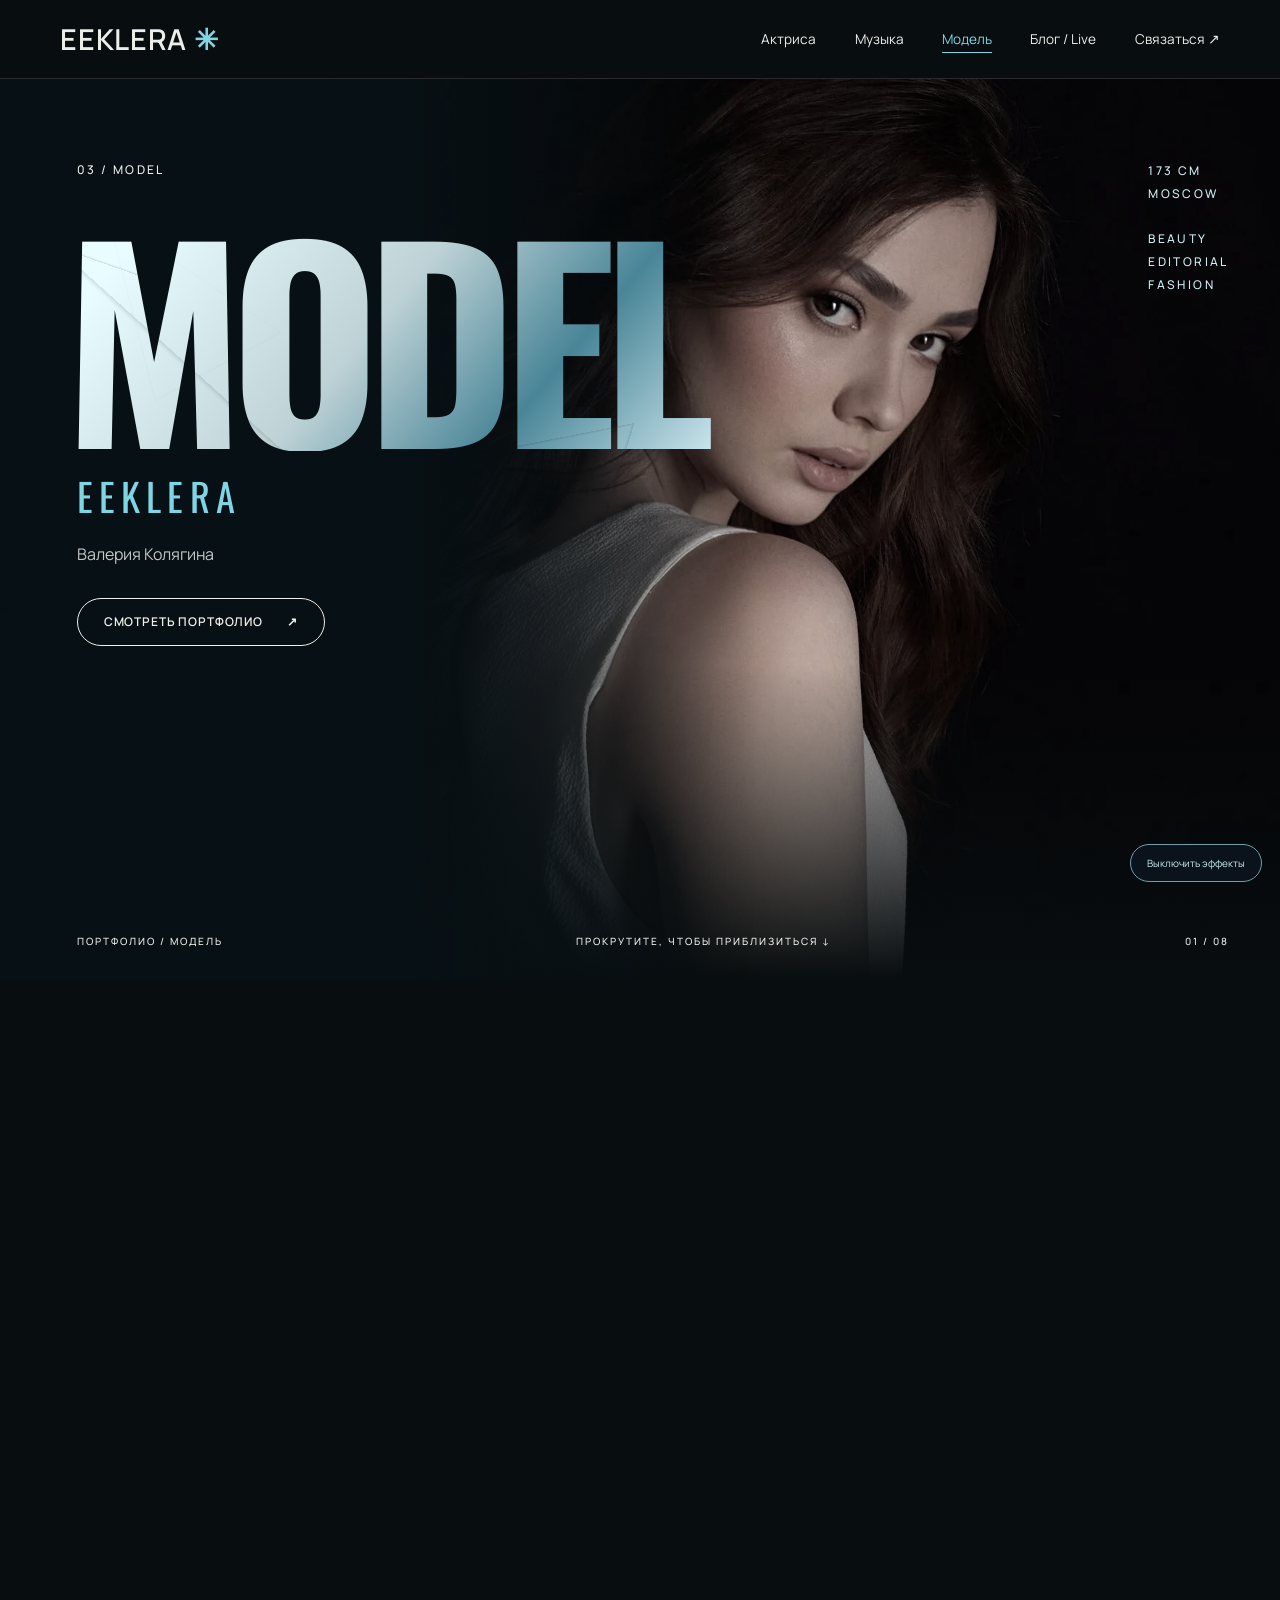
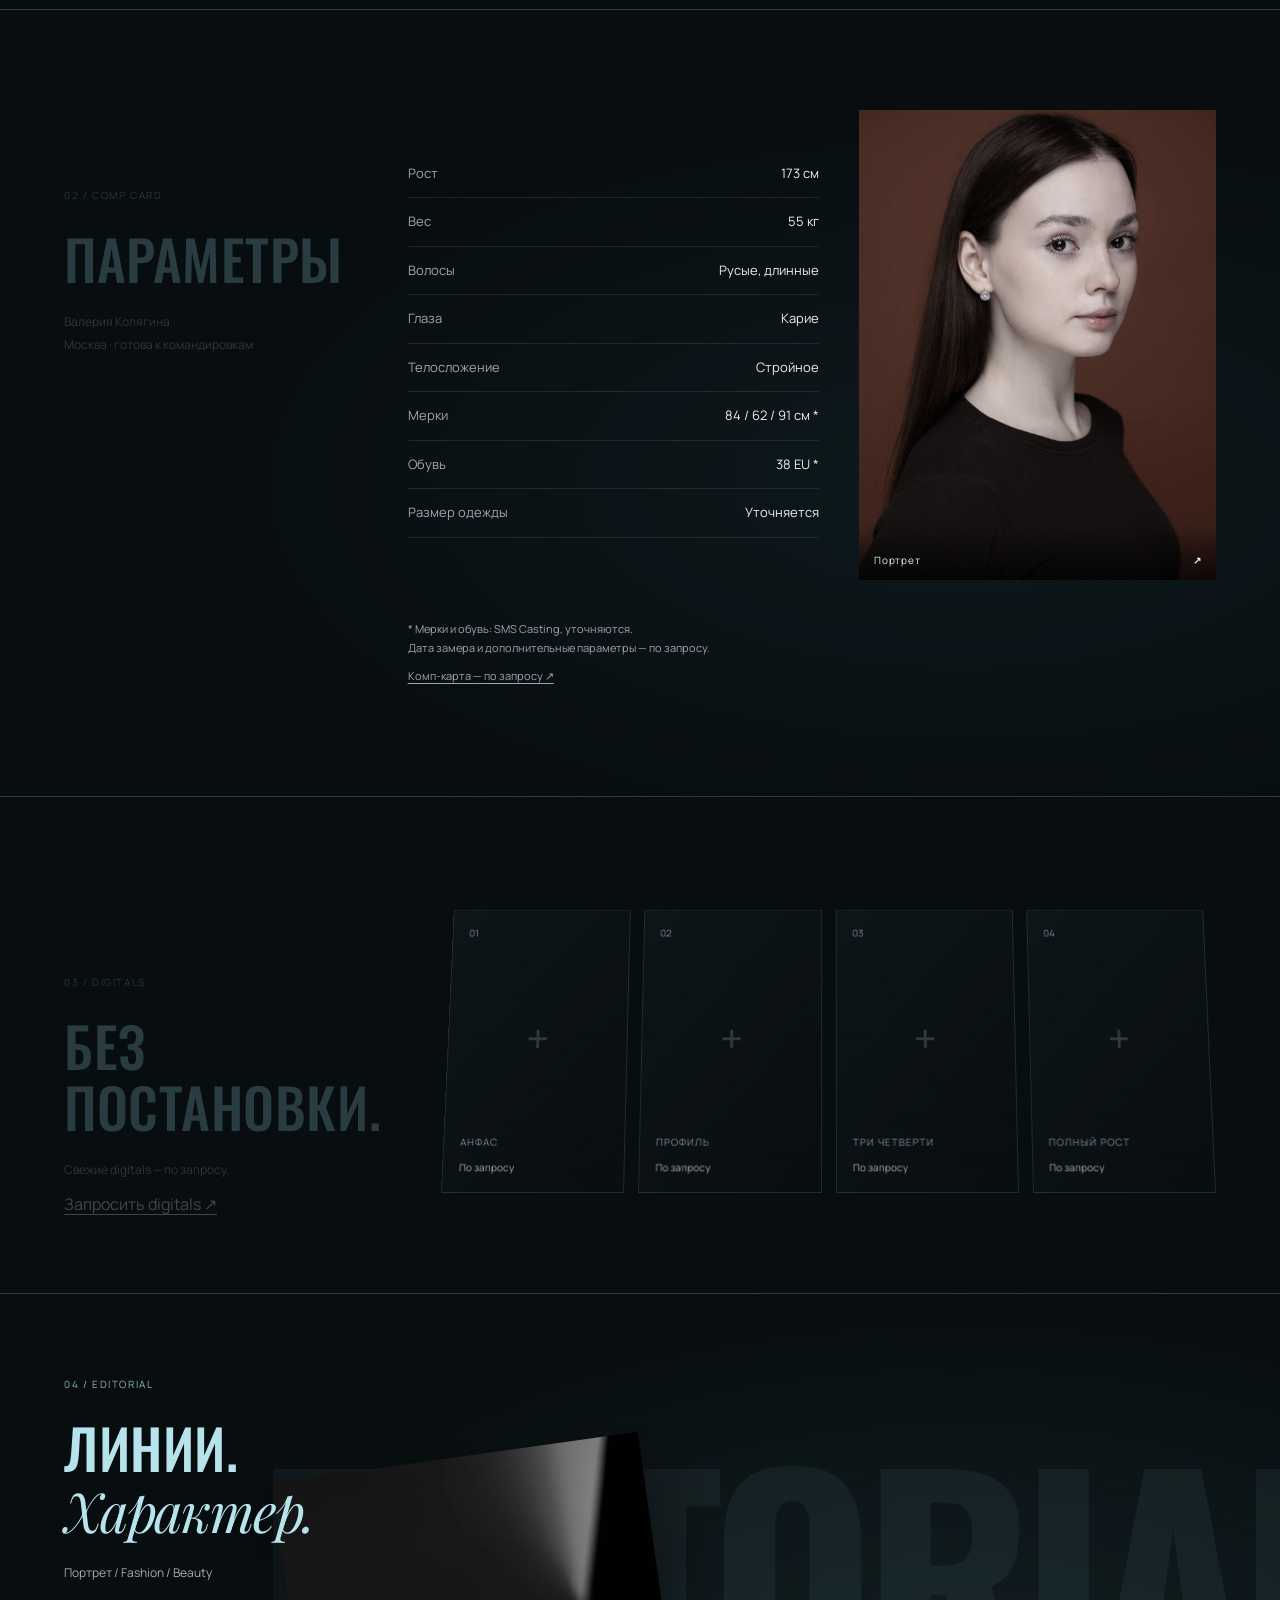
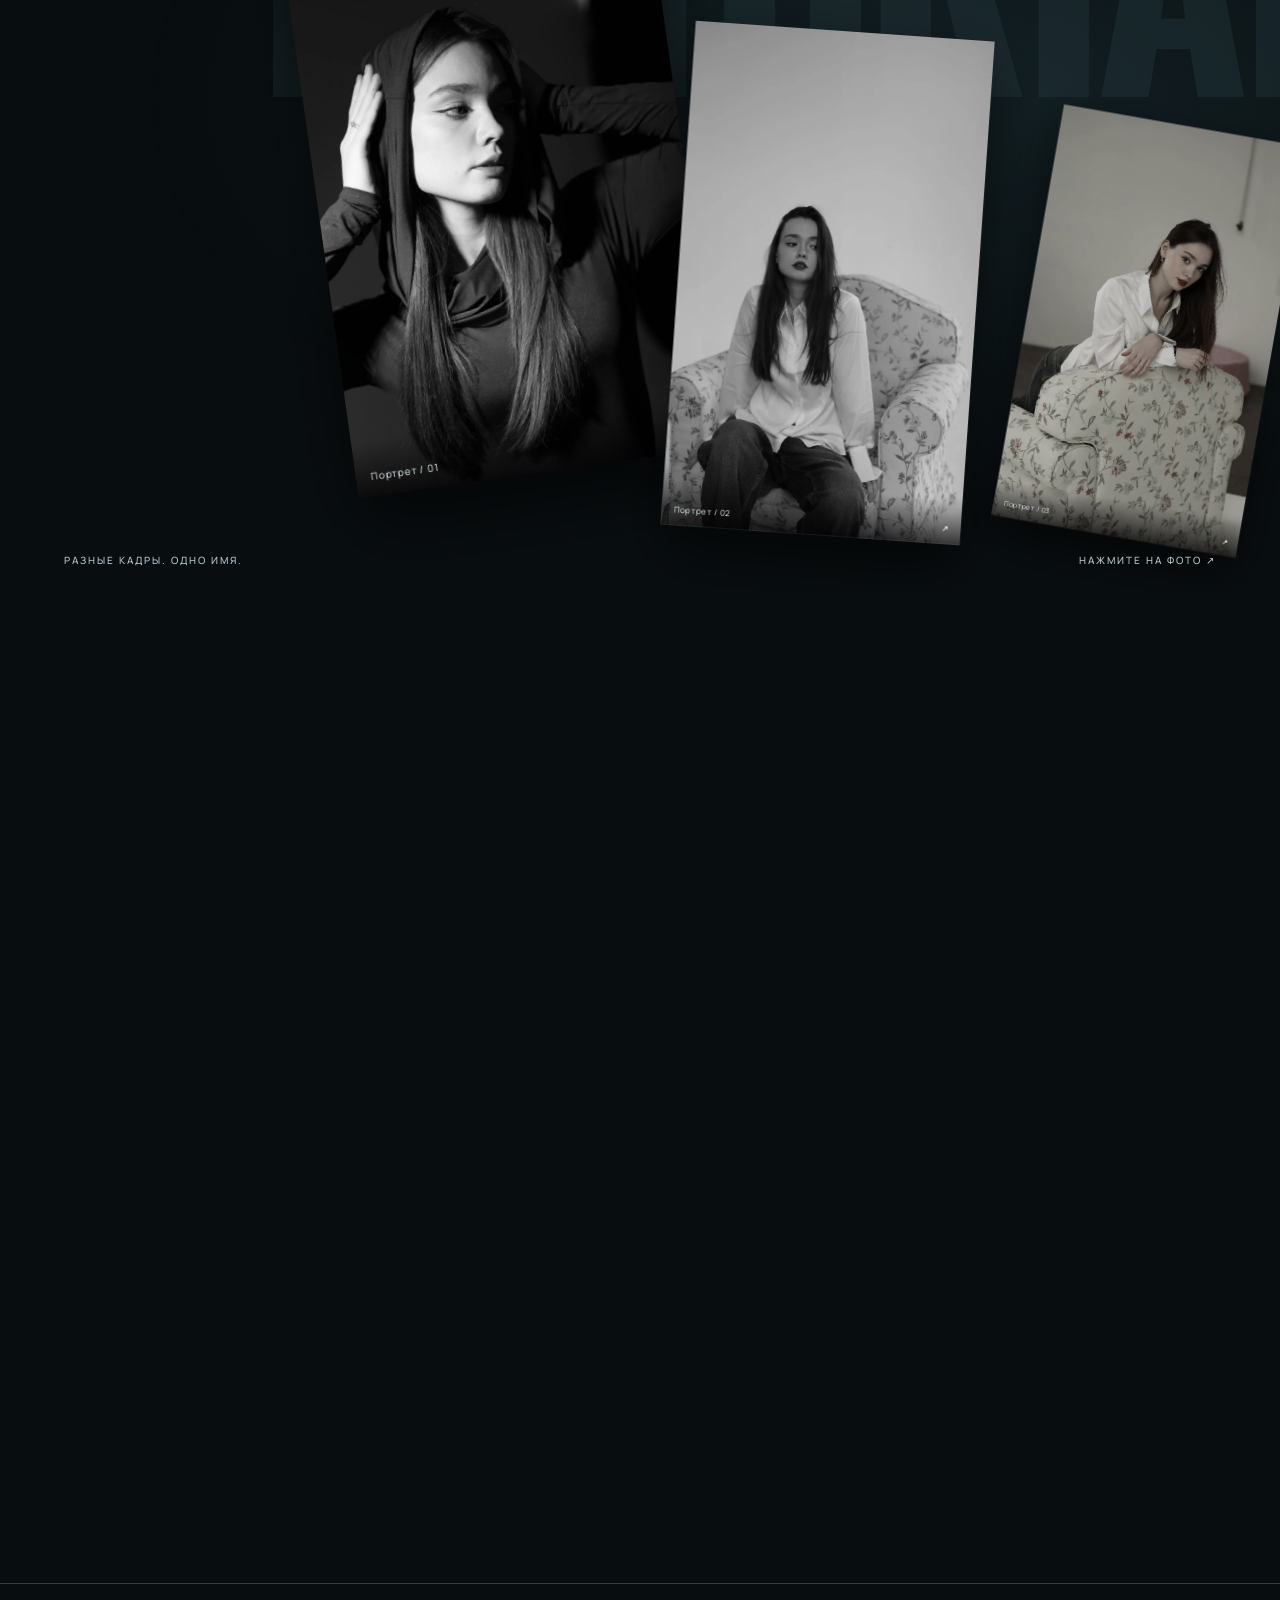
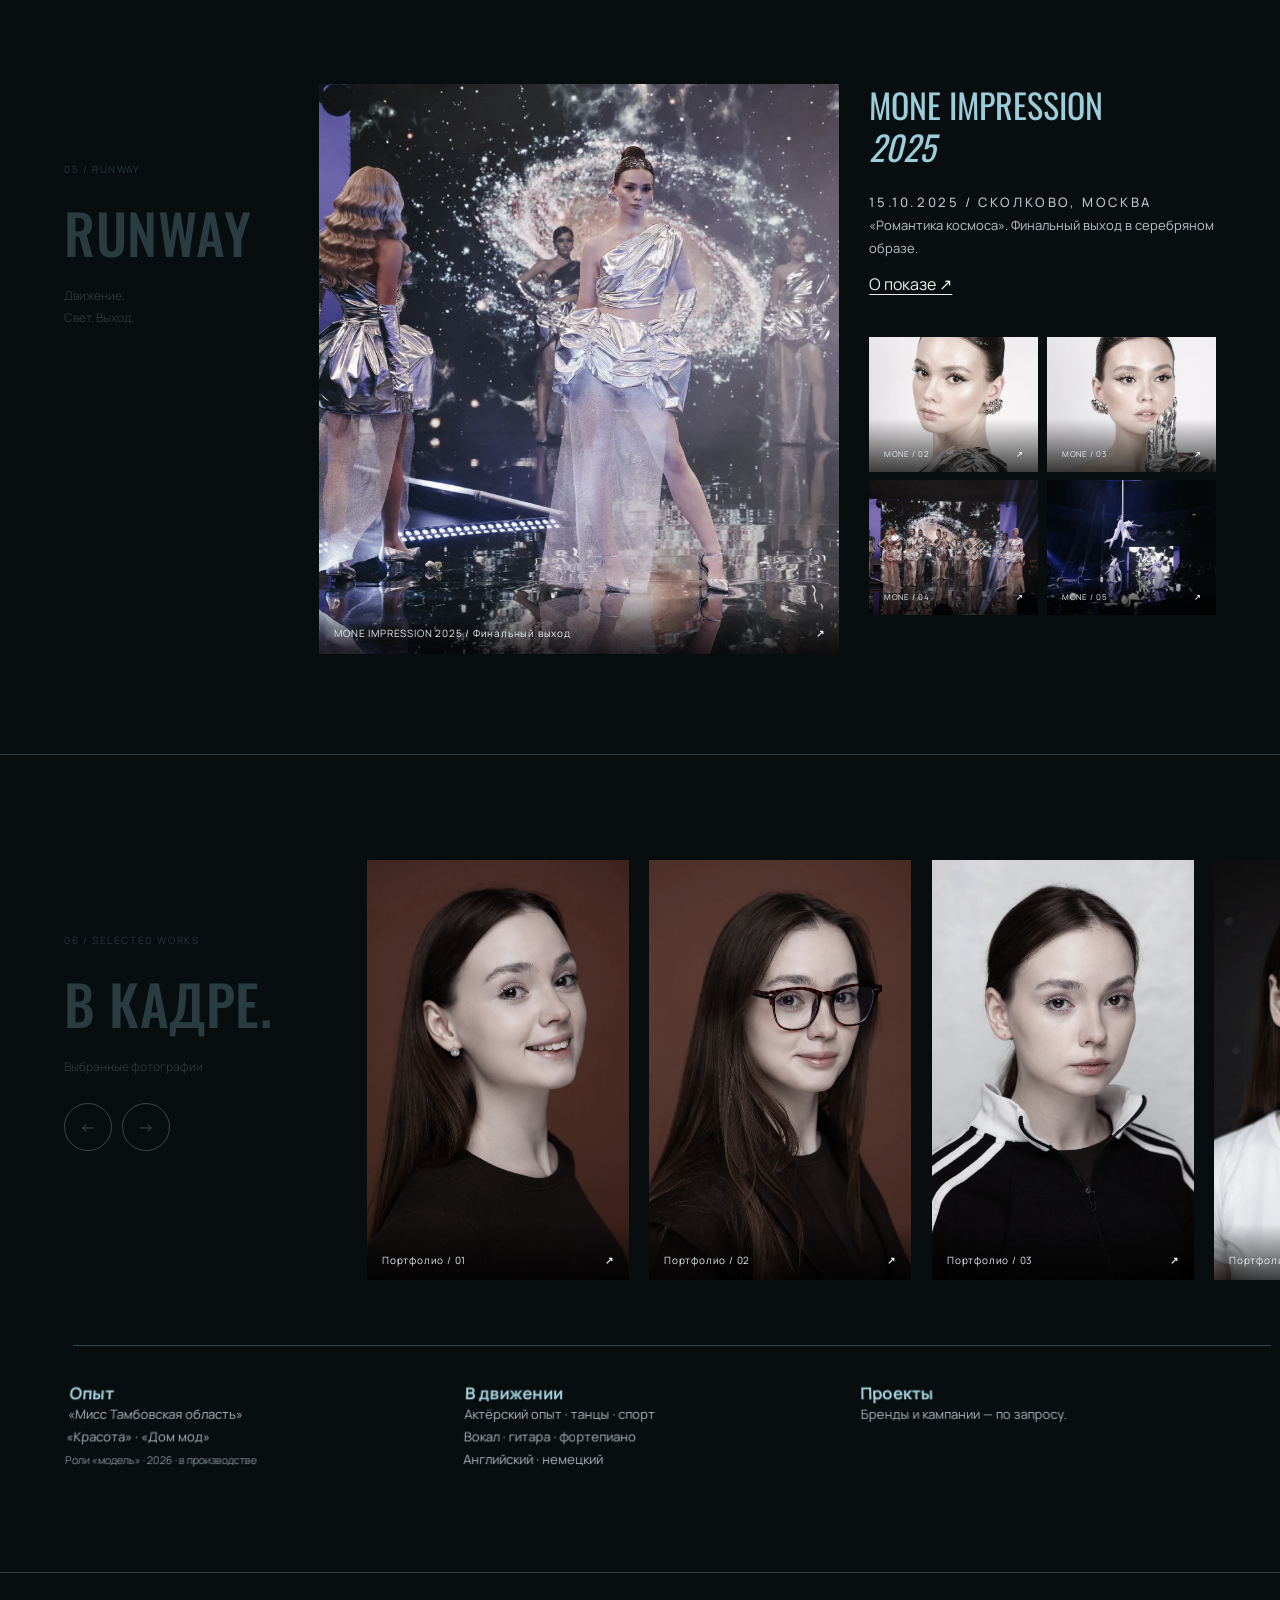
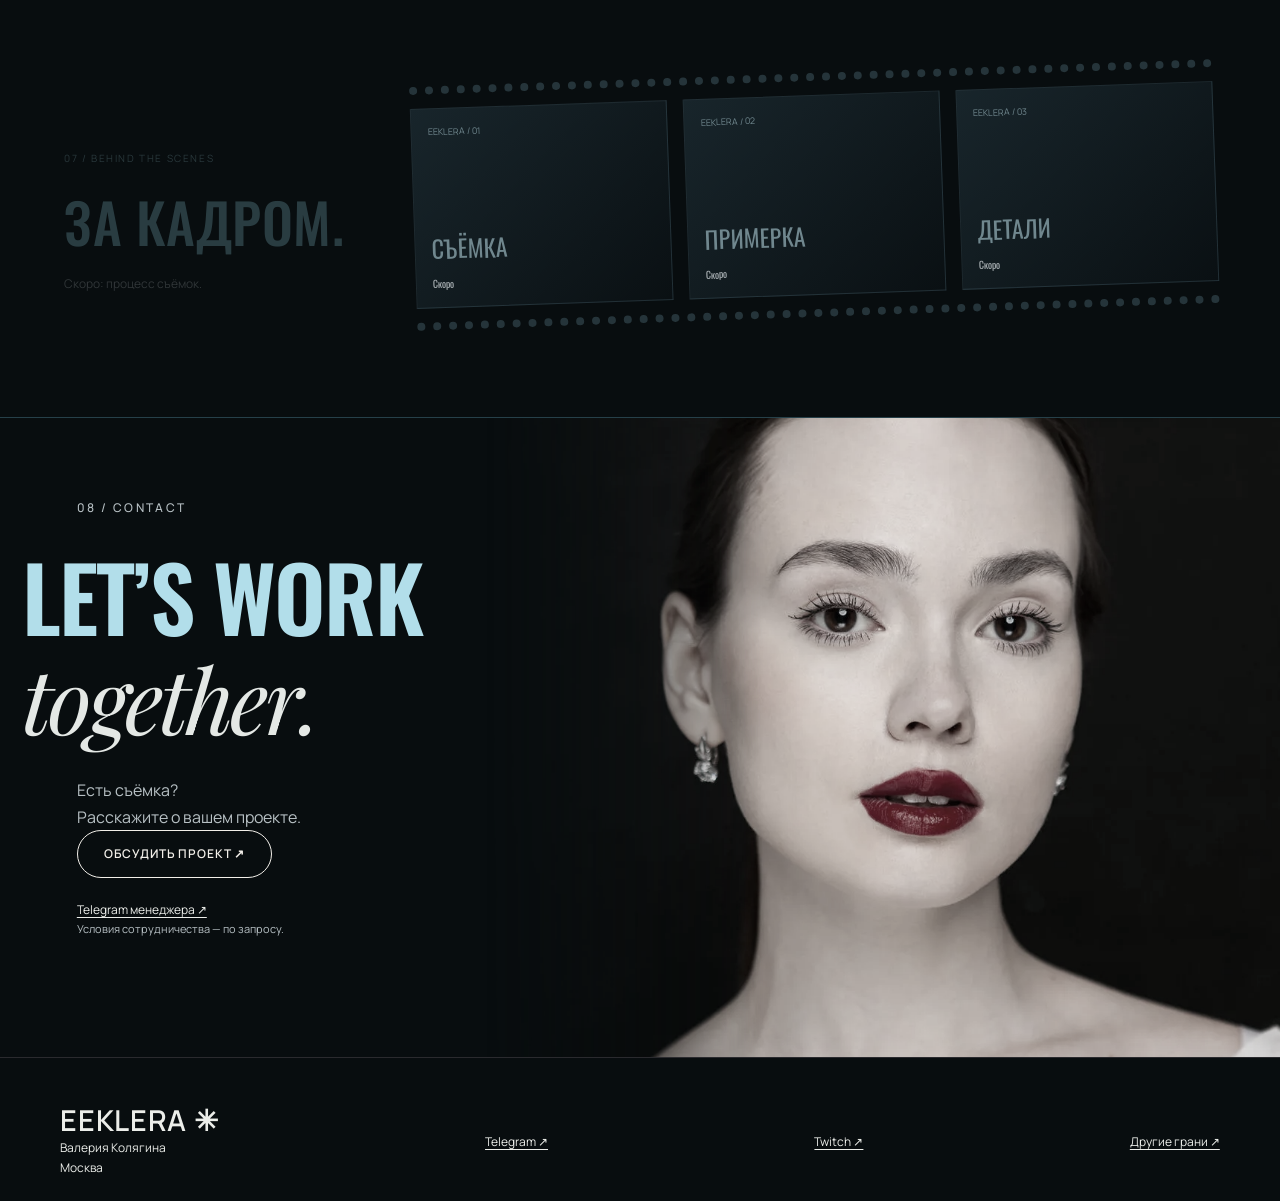
<file: modeling/index.html>
<!doctype html><html lang="ru"><head><meta charset="utf-8"><meta name="viewport" content="width=device-width, initial-scale=1"><title>EEKLERA — Модель · Валерия Колягина</title><meta name="description" content="Модельное портфолио Валерии Колягиной. Москва, рост 173 см. Параметры, фотографии, показ MONE IMPRESSION 2025 и контакты."><link rel="stylesheet" href="../css/base.css"><link rel="stylesheet" href="../css/components.css"><link rel="stylesheet" href="../css/model.css"><script src="../js/site.js" defer></script><script src="../js/model/glass.js" defer></script><script src="../js/model/page.js" defer></script><link rel="stylesheet" href="../css/acting-transition.css"><script src="../js/acting/film.js" defer></script><script src="../js/acting/transition.js" defer></script></head><body data-section="modeling" data-accent="modeling"><a class="skip-link" href="#main">К содержанию</a>
<header class="site-header" data-site-header><div class="container site-header__inner"><a class="brand" href="../index.html">EEKLERA <i>✳</i></a><button class="menu-toggle icon-button" data-menu-toggle aria-controls="site-nav" aria-expanded="false" aria-label="Открыть меню">☰</button><nav class="site-nav" id="site-nav" data-site-nav aria-label="Навигация"><a href="../acting/index.html">Актриса</a><a href="../music/index.html">Музыка</a><a href="index.html" aria-current="page">Модель</a><a href="../blog/index.html">Блог / Live</a><a href="#contact">Связаться ↗</a></nav></div></header>
<main id="main"><section class="model-hero" id="hero" data-scene><div class="hero-frame"><div class="hero-portrait"><img src="../img/modeling/model-07.webp" alt="Валерия Колягина — студийный портрет" width="1200" height="1600" fetchpriority="high"></div><div class="hero-copy"><p class="eyebrow">03 / MODEL</p><h1>MODEL</h1><p class="hero-name">EEKLERA</p><p class="hero-person">Валерия Колягина</p><a class="button" href="#editorial">Смотреть портфолио <span>↗</span></a></div><p class="hero-spec eyebrow">173 CM<br>MOSCOW<br><br>BEAUTY<br>EDITORIAL<br>FASHION</p><div class="hero-bottom eyebrow"><span>Портфолио / Модель</span><a href="#parameters">Прокрутите, чтобы приблизиться ↓</a><span>01 / 08</span></div><div class="hero-flash" aria-hidden="true"></div></div></section>
<section class="model-section parameters" id="parameters" data-scene><div class="section-label"><span>02 / COMP CARD</span><h2>Параметры</h2><p>Валерия Колягина<br>Москва · готова к командировкам</p></div><dl class="measurements"><div><dt>Рост</dt><dd>173 см</dd></div><div><dt>Вес</dt><dd>55 кг</dd></div><div><dt>Волосы</dt><dd>Русые, длинные</dd></div><div><dt>Глаза</dt><dd>Карие</dd></div><div><dt>Телосложение</dt><dd>Стройное</dd></div><div><dt>Мерки</dt><dd>84 / 62 / 91 см *</dd></div><div><dt>Обувь</dt><dd>38 EU *</dd></div><div><dt>Размер одежды</dt><dd>Уточняется</dd></div></dl><div class="parameter-photo"><a class="photo " href="../img/modeling/model-08.webp" data-gallery data-caption="Портрет"><img src="../img/modeling/model-08.webp" alt="Портрет — Валерия Колягина" loading="lazy" width="900" height="1200"><span>Портрет <b>↗</b></span></a></div><div class="parameter-note"><p>* Мерки и обувь: SMS Casting, уточняются.</p><!-- TODO(model): подтвердить размер одежды, дату замера, тату/пирсинг, представительство и подготовить PDF. --><p>Дата замера и дополнительные параметры — по запросу.</p><a class="text-link" href="mailto:eeklera.advertising52@gmail.com?subject=Comp%20card%20EEKLERA">Комп-карта — по запросу ↗</a></div></section>
<section class="model-section digitals" id="digitals" data-scene><div class="section-label"><span>03 / DIGITALS</span><h2>Без постановки.</h2><p>Свежие digitals — по запросу.</p><a class="text-link" href="mailto:eeklera.advertising52@gmail.com?subject=Digitals%20EEKLERA">Запросить digitals ↗</a></div><!-- TODO(model): заменить пустые кадры на подтверждённые digitals, не использовать студийные фото. --><div class="digital-grid"><div class="empty-frame"><span>01</span><div class="crosshair" aria-hidden="true">+</div><p>АНФАС<small>По запросу</small></p></div><div class="empty-frame"><span>02</span><div class="crosshair" aria-hidden="true">+</div><p>ПРОФИЛЬ<small>По запросу</small></p></div><div class="empty-frame"><span>03</span><div class="crosshair" aria-hidden="true">+</div><p>ТРИ ЧЕТВЕРТИ<small>По запросу</small></p></div><div class="empty-frame"><span>04</span><div class="crosshair" aria-hidden="true">+</div><p>ПОЛНЫЙ РОСТ<small>По запросу</small></p></div></div></section>
<section class="editorial-scene" id="editorial" data-scene><div class="editorial-frame"><div class="section-label"><span>04 / EDITORIAL</span><h2>Линии.<br><em>Характер.</em></h2><p>Портрет / Fashion / Beauty</p></div><div class="editorial-word" aria-hidden="true">EDITORIAL</div><div class="editorial-photos"><a class="photo editorial-one" href="../img/modeling/gallery-03.webp" data-gallery data-caption="Портрет / 01"><img src="../img/modeling/gallery-03.webp" alt="Портрет / 01 — Валерия Колягина" loading="lazy" width="900" height="1200"><span>Портрет / 01 <b>↗</b></span></a><a class="photo editorial-two" href="../img/modeling/gallery-02.webp" data-gallery data-caption="Портрет / 02"><img src="../img/modeling/gallery-02.webp" alt="Портрет / 02 — Валерия Колягина" loading="lazy" width="900" height="1200"><span>Портрет / 02 <b>↗</b></span></a><a class="photo editorial-three" href="../img/modeling/gallery-04.webp" data-gallery data-caption="Портрет / 03"><img src="../img/modeling/gallery-04.webp" alt="Портрет / 03 — Валерия Колягина" loading="lazy" width="900" height="1200"><span>Портрет / 03 <b>↗</b></span></a></div><p class="editorial-foot eyebrow">Разные кадры. Одно имя. <span>Нажмите на фото ↗</span></p></div></section>
<section class="model-section runway" id="runway" data-scene><div class="section-label"><span>05 / RUNWAY</span><h2>RUNWAY</h2><p>Движение.<br>Свет. Выход.</p></div><div class="runway-main"><a class="photo " href="../img/modeling/mone-01.webp" data-gallery data-caption="MONE IMPRESSION 2025 / Финальный выход"><img src="../img/modeling/mone-01.webp" alt="MONE IMPRESSION 2025 / Финальный выход — Валерия Колягина" loading="lazy" width="900" height="1200"><span>MONE IMPRESSION 2025 / Финальный выход <b>↗</b></span></a></div><div class="runway-copy"><h3>MONE IMPRESSION<br><em>2025</em></h3><p class="eyebrow">15.10.2025 / Сколково, Москва</p><p>«Романтика космоса». Финальный выход в серебряном образе.</p><a class="text-link" href="https://salonmone.ru/events/5398/">О показе ↗</a><div class="runway-thumbs"><a class="photo " href="../img/modeling/mone-02.webp" data-gallery data-caption="MONE / 02"><img src="../img/modeling/mone-02.webp" alt="MONE / 02 — Валерия Колягина" loading="lazy" width="900" height="1200"><span>MONE / 02 <b>↗</b></span></a><a class="photo " href="../img/modeling/mone-03.webp" data-gallery data-caption="MONE / 03"><img src="../img/modeling/mone-03.webp" alt="MONE / 03 — Валерия Колягина" loading="lazy" width="900" height="1200"><span>MONE / 03 <b>↗</b></span></a><a class="photo " href="../img/modeling/mone-04.webp" data-gallery data-caption="MONE / 04"><img src="../img/modeling/mone-04.webp" alt="MONE / 04 — Валерия Колягина" loading="lazy" width="900" height="1200"><span>MONE / 04 <b>↗</b></span></a><a class="photo " href="../img/modeling/mone-05.webp" data-gallery data-caption="MONE / 05"><img src="../img/modeling/mone-05.webp" alt="MONE / 05 — Валерия Колягина" loading="lazy" width="900" height="1200"><span>MONE / 05 <b>↗</b></span></a></div></div></section>
<section class="model-section selected" id="selected" data-scene><div class="section-label"><span>06 / SELECTED WORKS</span><h2>В кадре.</h2><p>Выбранные фотографии</p><div class="rail-controls"><button class="icon-button" data-rail="-1" aria-label="Предыдущие фотографии">←</button><button class="icon-button" data-rail="1" aria-label="Следующие фотографии">→</button></div></div><div class="photo-rail" tabindex="0" aria-label="Фотографии портфолио, прокручивайте горизонтально"><a class="photo " href="../img/modeling/model-09.webp" data-gallery data-caption="Портфолио / 01"><img src="../img/modeling/model-09.webp" alt="Портфолио / 01 — Валерия Колягина" loading="lazy" width="900" height="1200"><span>Портфолио / 01 <b>↗</b></span></a><a class="photo " href="../img/modeling/model-10.webp" data-gallery data-caption="Портфолио / 02"><img src="../img/modeling/model-10.webp" alt="Портфолио / 02 — Валерия Колягина" loading="lazy" width="900" height="1200"><span>Портфолио / 02 <b>↗</b></span></a><a class="photo " href="../img/modeling/model-11.webp" data-gallery data-caption="Портфолио / 03"><img src="../img/modeling/model-11.webp" alt="Портфолио / 03 — Валерия Колягина" loading="lazy" width="900" height="1200"><span>Портфолио / 03 <b>↗</b></span></a><a class="photo " href="../img/modeling/model-12.webp" data-gallery data-caption="Портфолио / 04"><img src="../img/modeling/model-12.webp" alt="Портфолио / 04 — Валерия Колягина" loading="lazy" width="900" height="1200"><span>Портфолио / 04 <b>↗</b></span></a><a class="photo " href="../img/modeling/model-14.webp" data-gallery data-caption="Портфолио / 05"><img src="../img/modeling/model-14.webp" alt="Портфолио / 05 — Валерия Колягина" loading="lazy" width="900" height="1200"><span>Портфолио / 05 <b>↗</b></span></a><a class="photo " href="../img/modeling/model-15.webp" data-gallery data-caption="Портфолио / 06"><img src="../img/modeling/model-15.webp" alt="Портфолио / 06 — Валерия Колягина" loading="lazy" width="900" height="1200"><span>Портфолио / 06 <b>↗</b></span></a></div><div class="experience"><div><h3>Опыт</h3><p>«Мисс Тамбовская область»</p><p>«Красота» · «Дом мод»<br><small>Роли «модель» · 2026 · в производстве</small></p></div><div><h3>В движении</h3><p>Актёрский опыт · танцы · спорт<br>Вокал · гитара · фортепиано<br>Английский · немецкий</p></div><div><h3>Проекты</h3><!-- TODO(model): подтвердить бренды, кампании, авторов, годы и права на фотографии. --><p>Бренды и кампании — по запросу.</p></div></div></section>
<section class="model-section backstage" id="backstage" data-scene><div class="section-label"><span>07 / BEHIND THE SCENES</span><h2>За кадром.</h2><p>Скоро: процесс съёмок.</p></div><!-- TODO(model): добавить подтверждённые BTS съёмок, примерок и макияжа. --><div class="film-placeholder"><div><span>EEKLERA / 01</span><p>СЪЁМКА<small>Скоро</small></p></div><div><span>EEKLERA / 02</span><p>ПРИМЕРКА<small>Скоро</small></p></div><div><span>EEKLERA / 03</span><p>ДЕТАЛИ<small>Скоро</small></p></div></div></section>
<section class="model-contact" id="contact" data-scene><img src="../img/modeling/model-13.webp" alt="Портрет Валерии Колягиной" loading="lazy" width="1067" height="1600"><div><p class="eyebrow">08 / CONTACT</p><h2>LET’S WORK<br><em>together.</em></h2><p>Есть съёмка?<br>Расскажите о вашем проекте.</p><a class="button" href="mailto:eeklera.advertising52@gmail.com" data-contact>Обсудить проект ↗</a><a class="contact-manager" href="https://t.me/eeklera_men">Telegram менеджера ↗</a><!-- TODO(model): подтвердить представительство, условия, границы съёмок, права и доступность. --><p class="contact-note">Условия сотрудничества — по запросу.</p></div></section></main>
<footer class="site-footer"><div class="container footer-row"><div><a class="brand" href="../index.html">EEKLERA ✳</a><p>Валерия Колягина<br>Москва</p></div><a href="https://t.me/areeeelko">Telegram ↗</a><a href="https://www.twitch.tv/eeklera">Twitch ↗</a><a href="../index.html#directions">Другие грани ↗</a></div></footer><button class="model-motion" type="button" aria-pressed="false" hidden>Эффекты</button>
<dialog class="model-lightbox" aria-labelledby="lightbox-title"><button class="dialog-close icon-button" data-close aria-label="Закрыть фотографию">×</button><div class="lightbox-stage"><img alt="" class="lightbox-image"><div class="lightbox-arrows"><button class="icon-button" data-prev aria-label="Предыдущее фото">←</button><button class="icon-button" data-next aria-label="Следующее фото">→</button></div></div><aside><p class="eyebrow" data-counter></p><h2 id="lightbox-title"></h2><p>Валерия Колягина<br>EEKLERA</p><!-- TODO(model): заполнить автора, дату, бренд и права по каждому кадру. --><p class="muted">Подробности о съёмке — по запросу.</p><div class="lightbox-thumbs" aria-label="Выбрать фото"></div></aside></dialog>
<dialog class="model-booking" aria-labelledby="booking-title"><button class="dialog-close icon-button" data-close aria-label="Закрыть форму">×</button><div class="booking-portrait"><img src="../img/modeling/model-07.webp" alt="Валерия Колягина" loading="lazy"><p>Let’s create<br><em>together.</em></p></div><div class="booking-content"><p class="eyebrow">EEKLERA / BOOKING</p><h2 id="booking-title">Есть проект?</h2><form id="booking-form"><label>Тип проекта<select name="type"><option>Editorial</option><option>Кампания</option><option>Лукбук</option><option>Показ</option><option>Коллаборация</option></select></label><label>Бренд / компания<input name="brand" maxlength="120" required autocomplete="organization"></label><div class="form-row"><label>Дата<input name="date" type="date" required></label><label>Город<input name="city" required maxlength="100"></label></div><label>Бюджет (необязательно)<input name="budget" maxlength="80"></label><label>Как с вами связаться<input name="reply" required maxlength="160" placeholder="Почта или Telegram"></label><label>Сообщение<textarea name="message" rows="3" required maxlength="1500"></textarea></label><button class="button" type="submit">Подготовить письмо ↗</button><p class="form-help">Данные остаются в браузере. Отправьте подготовленное письмо из своей почты.</p></form><div class="draft" hidden><h3>Письмо готово к проверке</h3><textarea aria-label="Текст письма" rows="10" readonly></textarea><a class="button" data-mail>Открыть в почте ↗</a><button class="button" data-copy>Скопировать текст</button><p aria-live="polite" data-copy-status></p><button class="text-link" data-edit>Изменить данные</button></div></div></dialog></body></html>
</file>
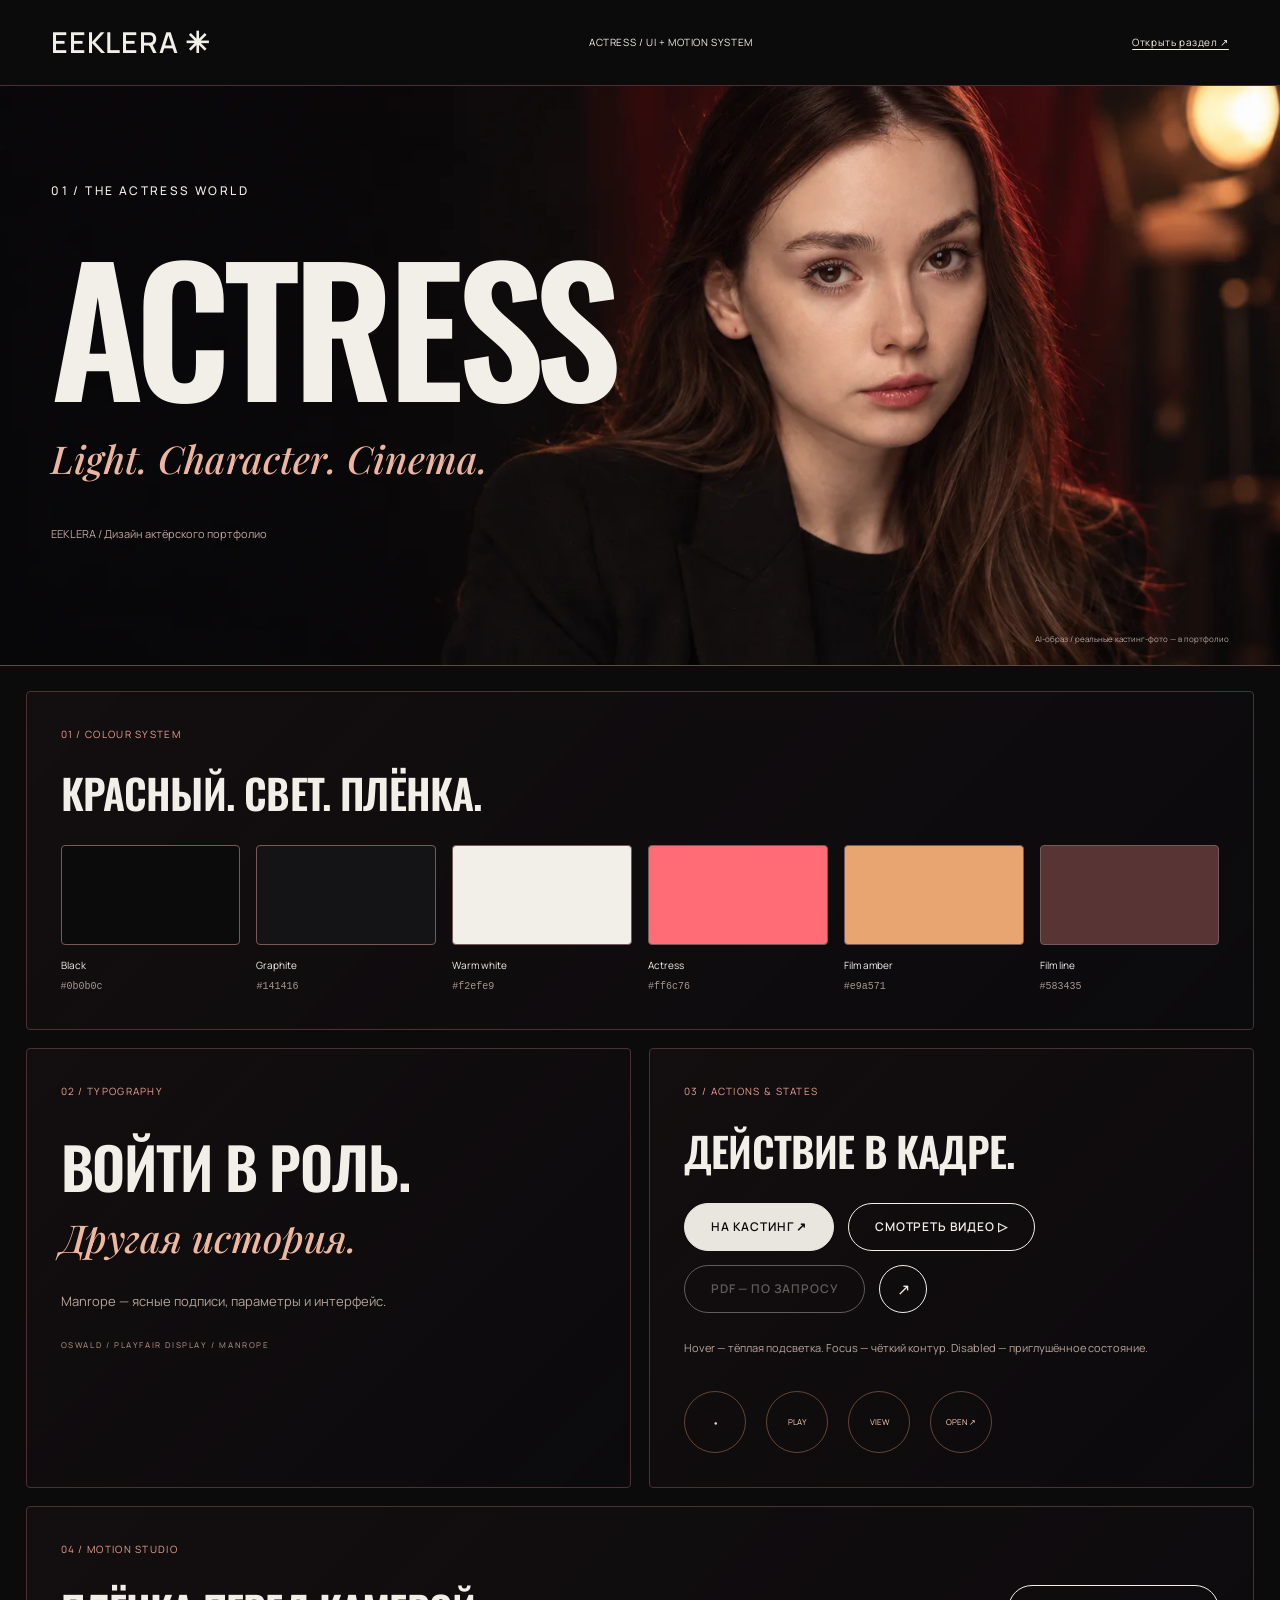
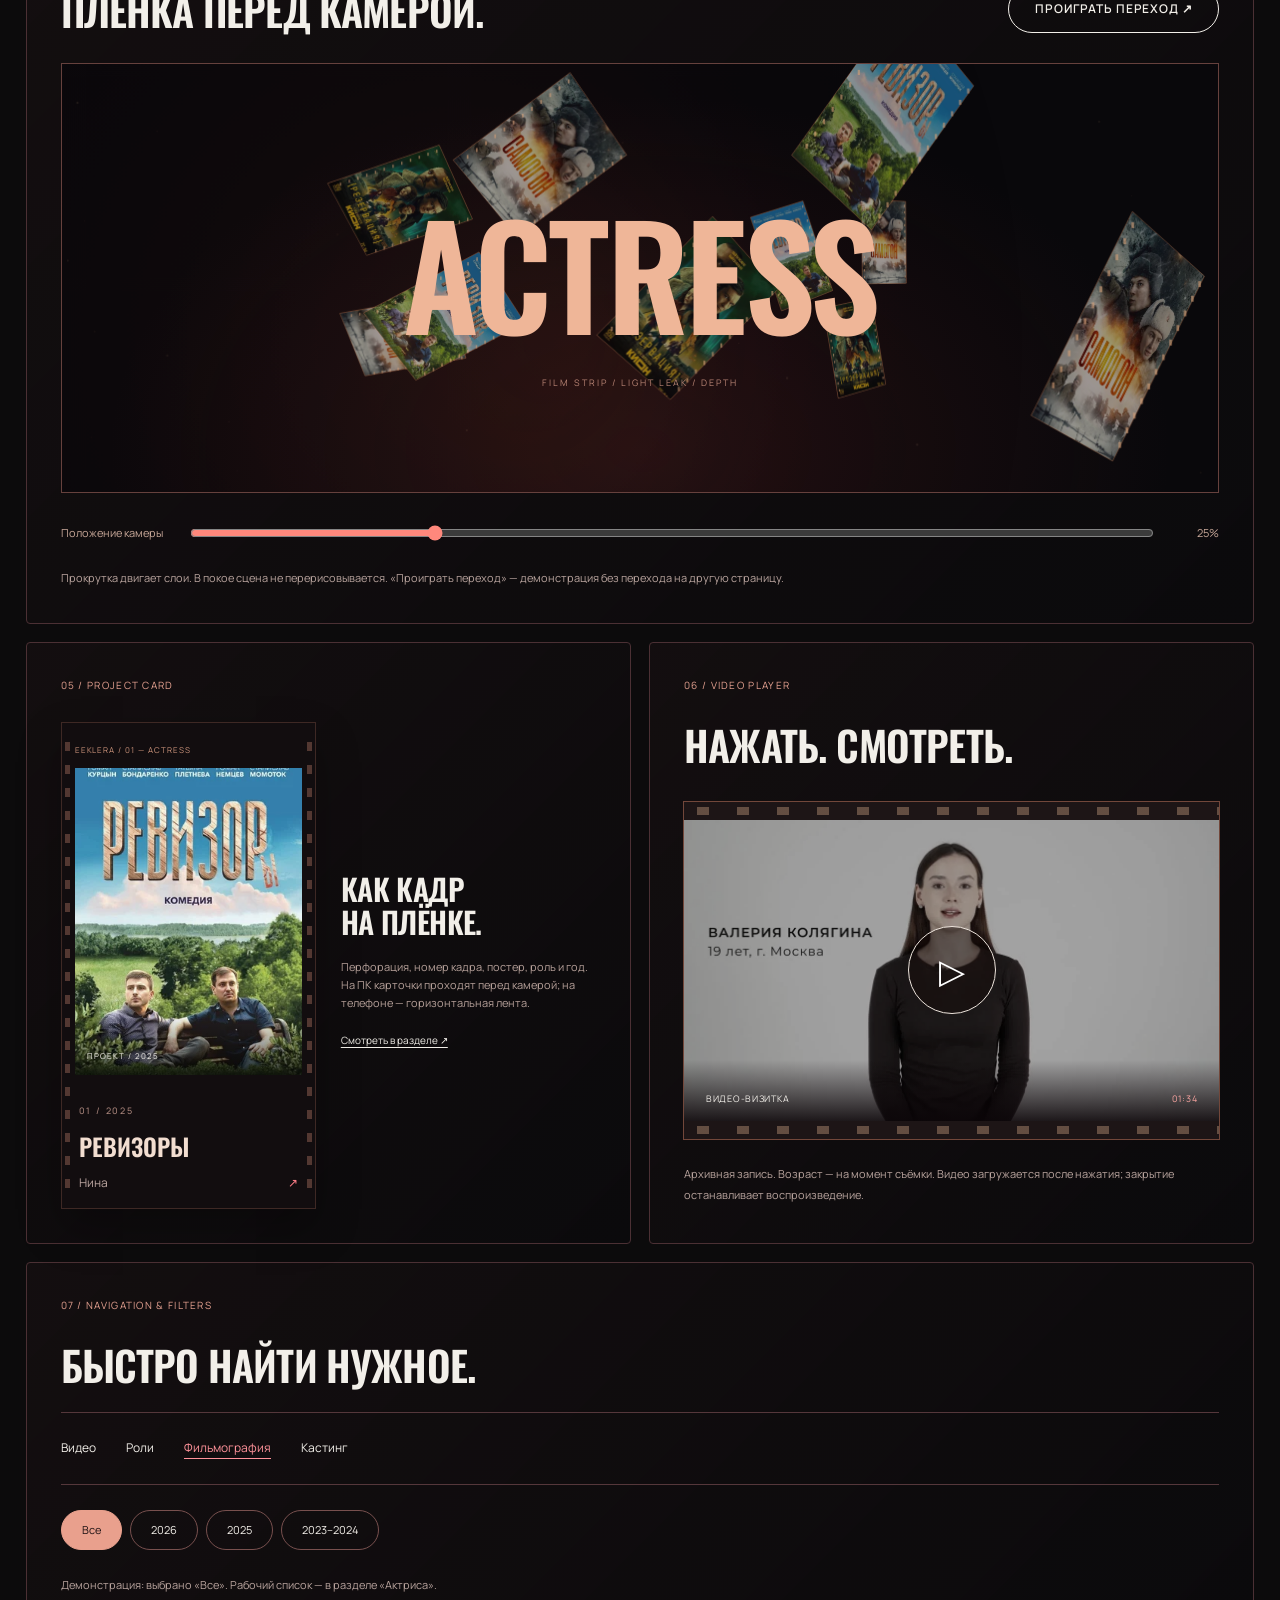
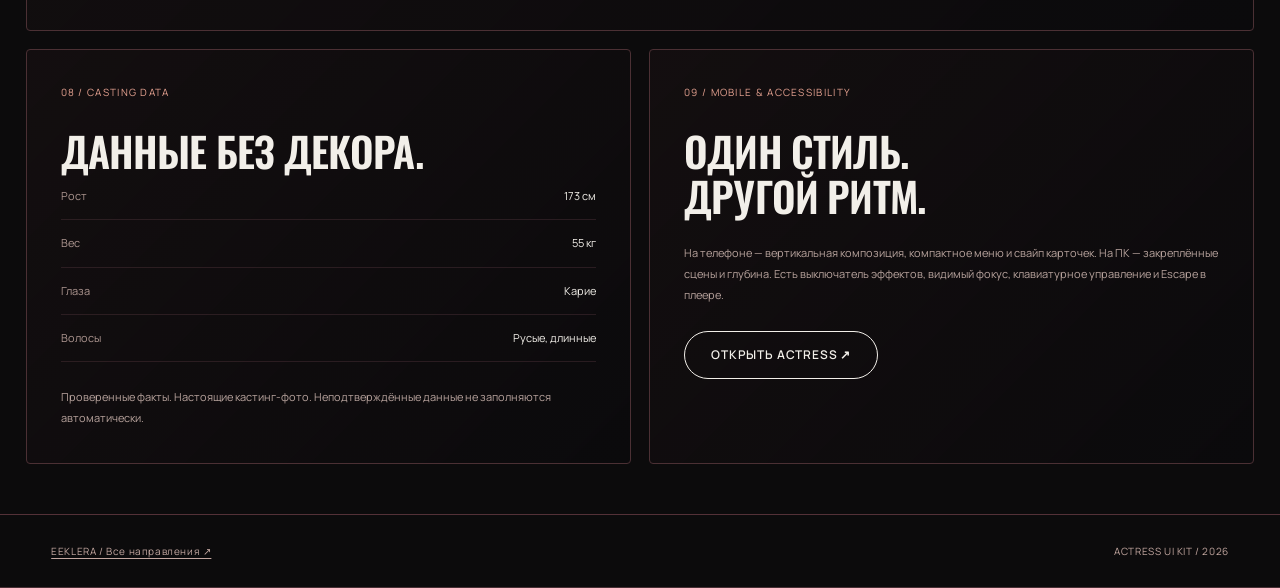
<file: acting-ui-kit.html>
<!doctype html><html lang="ru"><head><meta charset="utf-8"><meta name="viewport" content="width=device-width,initial-scale=1"><meta name="robots" content="noindex"><title>EEKLERA / ACTRESS — UI & Motion Kit</title><link rel="stylesheet" href="css/base.css"><link rel="stylesheet" href="css/components.css"><link rel="stylesheet" href="css/acting.css"><link rel="stylesheet" href="css/acting-transition.css"><link rel="stylesheet" href="css/acting-kit.css"><script src="js/acting/film.js" defer></script><script src="js/acting/transition.js" defer></script><script src="js/acting/kit.js" defer></script></head><body data-section="acting" class="kit-page"><header class="kit-header"><a class="brand" href="index.html">EEKLERA ✳</a><span>ACTRESS / UI + MOTION SYSTEM</span><a href="acting/index.html">Открыть раздел ↗</a></header><main><section class="kit-cover"><img src="img/acting/hero-cinema-ai.webp" alt="Кинематографичный AI-образ по фотографиям Валерии"><div><p class="eyebrow">01 / THE ACTRESS WORLD</p><h1>ACTRESS</h1><p class="editorial">Light. Character. Cinema.</p><span>EEKLERA / Дизайн актёрского портфолио</span></div><small>AI-образ / реальные кастинг-фото — в портфолио</small></section><div class="kit-grid"><section class="kit-panel wide"><p class="kit-label">01 / COLOUR SYSTEM</p><h2>Красный. Свет. Плёнка.</h2><div class="swatches"><div><i style="background:#0b0b0c"></i><b>Black</b><code>#0b0b0c</code></div><div><i style="background:#141416"></i><b>Graphite</b><code>#141416</code></div><div><i style="background:#f2efe9"></i><b>Warm white</b><code>#f2efe9</code></div><div><i style="background:#ff6c76"></i><b>Actress</b><code>#ff6c76</code></div><div><i style="background:#e9a571"></i><b>Film amber</b><code>#e9a571</code></div><div><i style="background:#583435"></i><b>Film line</b><code>#583435</code></div></div></section><section class="kit-panel"><p class="kit-label">02 / TYPOGRAPHY</p><h2 class="type-large">Войти в роль.</h2><p class="type-serif">Другая история.</p><p class="type-body">Manrope — ясные подписи, параметры и интерфейс.</p><p class="eyebrow">OSWALD / PLAYFAIR DISPLAY / MANROPE</p></section><section class="kit-panel"><p class="kit-label">03 / ACTIONS & STATES</p><h2>Действие в кадре.</h2><div class="kit-actions"><a class="button button--primary" href="acting/index.html#contact">На кастинг ↗</a><a class="button" href="acting/index.html#reel">Смотреть видео ▷</a><button class="button" disabled>PDF — по запросу</button><button class="icon-button" data-kit-replay aria-label="Проиграть переход">↗</button></div><p class="kit-caption">Hover — тёплая подсветка. Focus — чёткий контур. Disabled — приглушённое состояние.</p><div class="kit-cursors" aria-label="Состояния курсора"><span>·</span><span>PLAY</span><span>VIEW</span><span>OPEN ↗</span></div></section><section class="kit-panel wide"><p class="kit-label">04 / MOTION STUDIO</p><div class="kit-motion-heading"><h2>Плёнка перед камерой.</h2><button class="button" data-kit-replay>Проиграть переход ↗</button></div><div class="kit-motion-stage"><canvas aria-hidden="true"></canvas><p>ACTRESS<span>FILM STRIP / LIGHT LEAK / DEPTH</span></p></div><label class="kit-range">Положение камеры <input type="range" min="0" max="100" value="25" aria-label="Положение камеры"><output>25%</output></label><p class="kit-caption">Прокрутка двигает слои. В покое сцена не перерисовывается. «Проиграть переход» — демонстрация без перехода на другую страницу.</p></section><section class="kit-panel"><p class="kit-label">05 / PROJECT CARD</p><div class="kit-card-layout"><article class="role-card" data-role-index="0"><span class="film-edge" aria-hidden="true">EEKLERA / 01 — ACTRESS</span><a href="acting/index.html#credit-revizory" class="role-link"><div class="role-poster"><img src="img/acting/film-revizory.webp" alt="Постер проекта «Ревизоры»" loading="lazy" width="600" height="900"><span>ПРОЕКТ / 2025</span></div><div class="role-description"><span class="eyebrow">01 / 2025</span><h3>Ревизоры</h3><p>Нина <b>↗</b></p></div></a></article><div><h2>Как кадр<br>на плёнке.</h2><p>Перфорация, номер кадра, постер, роль и год. На ПК карточки проходят перед камерой; на телефоне — горизонтальная лента.</p><a class="text-link" href="acting/index.html#roles">Смотреть в разделе ↗</a></div></div></section><section class="kit-panel"><p class="kit-label">06 / VIDEO PLAYER</p><h2>Нажать. Смотреть.</h2><div class="reel-window"><a href="media/acting/vizitka.mp4" data-kit-video><img src="img/acting/vizitka-poster.webp" alt="Постер архивной видео-визитки"><span class="reel-play">▷</span><span class="reel-caption">ВИДЕО-ВИЗИТКА <b>01:34</b></span></a></div><p class="kit-caption">Архивная запись. Возраст — на момент съёмки. Видео загружается после нажатия; закрытие останавливает воспроизведение.</p></section><section class="kit-panel wide"><p class="kit-label">07 / NAVIGATION & FILTERS</p><h2>Быстро найти нужное.</h2><nav class="kit-nav" aria-label="Пример навигации"><a href="acting/index.html#reel">Видео</a><a href="acting/index.html#roles">Роли</a><a href="acting/index.html#filmography" aria-current="page">Фильмография</a><a href="acting/index.html#casting">Кастинг</a></nav><div class="credit-filters" role="group" aria-label="Демонстрация фильтра"><button data-kit-filter aria-pressed="true">Все</button><button data-kit-filter aria-pressed="false">2026</button><button data-kit-filter aria-pressed="false">2025</button><button data-kit-filter aria-pressed="false">2023–2024</button></div><p class="kit-caption" data-kit-filter-result aria-live="polite">Демонстрация: выбрано «Все». Рабочий список — в разделе «Актриса».</p></section><section class="kit-panel"><p class="kit-label">08 / CASTING DATA</p><h2>Данные без декора.</h2><div class="casting-data"><dl><div><dt>Рост</dt><dd>173 см</dd></div><div><dt>Вес</dt><dd>55 кг</dd></div><div><dt>Глаза</dt><dd>Карие</dd></div><div><dt>Волосы</dt><dd>Русые, длинные</dd></div></dl></div><p class="kit-caption">Проверенные факты. Настоящие кастинг-фото. Неподтверждённые данные не заполняются автоматически.</p></section><section class="kit-panel"><p class="kit-label">09 / MOBILE & ACCESSIBILITY</p><h2>Один стиль.<br>Другой ритм.</h2><p class="kit-caption">На телефоне — вертикальная композиция, компактное меню и свайп карточек. На ПК — закреплённые сцены и глубина. Есть выключатель эффектов, видимый фокус, клавиатурное управление и Escape в плеере.</p><a class="button" href="acting/index.html">Открыть ACTRESS ↗</a></section></div></main><footer class="kit-footer"><a href="index.html">EEKLERA / Все направления ↗</a><span>ACTRESS UI KIT / 2026</span></footer><dialog class="act-video-dialog" aria-labelledby="kit-video-title"><button class="act-close icon-button" aria-label="Закрыть видео">×</button><div class="video-dialog-content"><h2 id="kit-video-title">Видео-визитка / архив</h2><video controls playsinline preload="none" poster="img/acting/vizitka-poster.webp"></video><p>Возраст в видео указан на момент съёмки.</p></div></dialog></body></html>
</file>
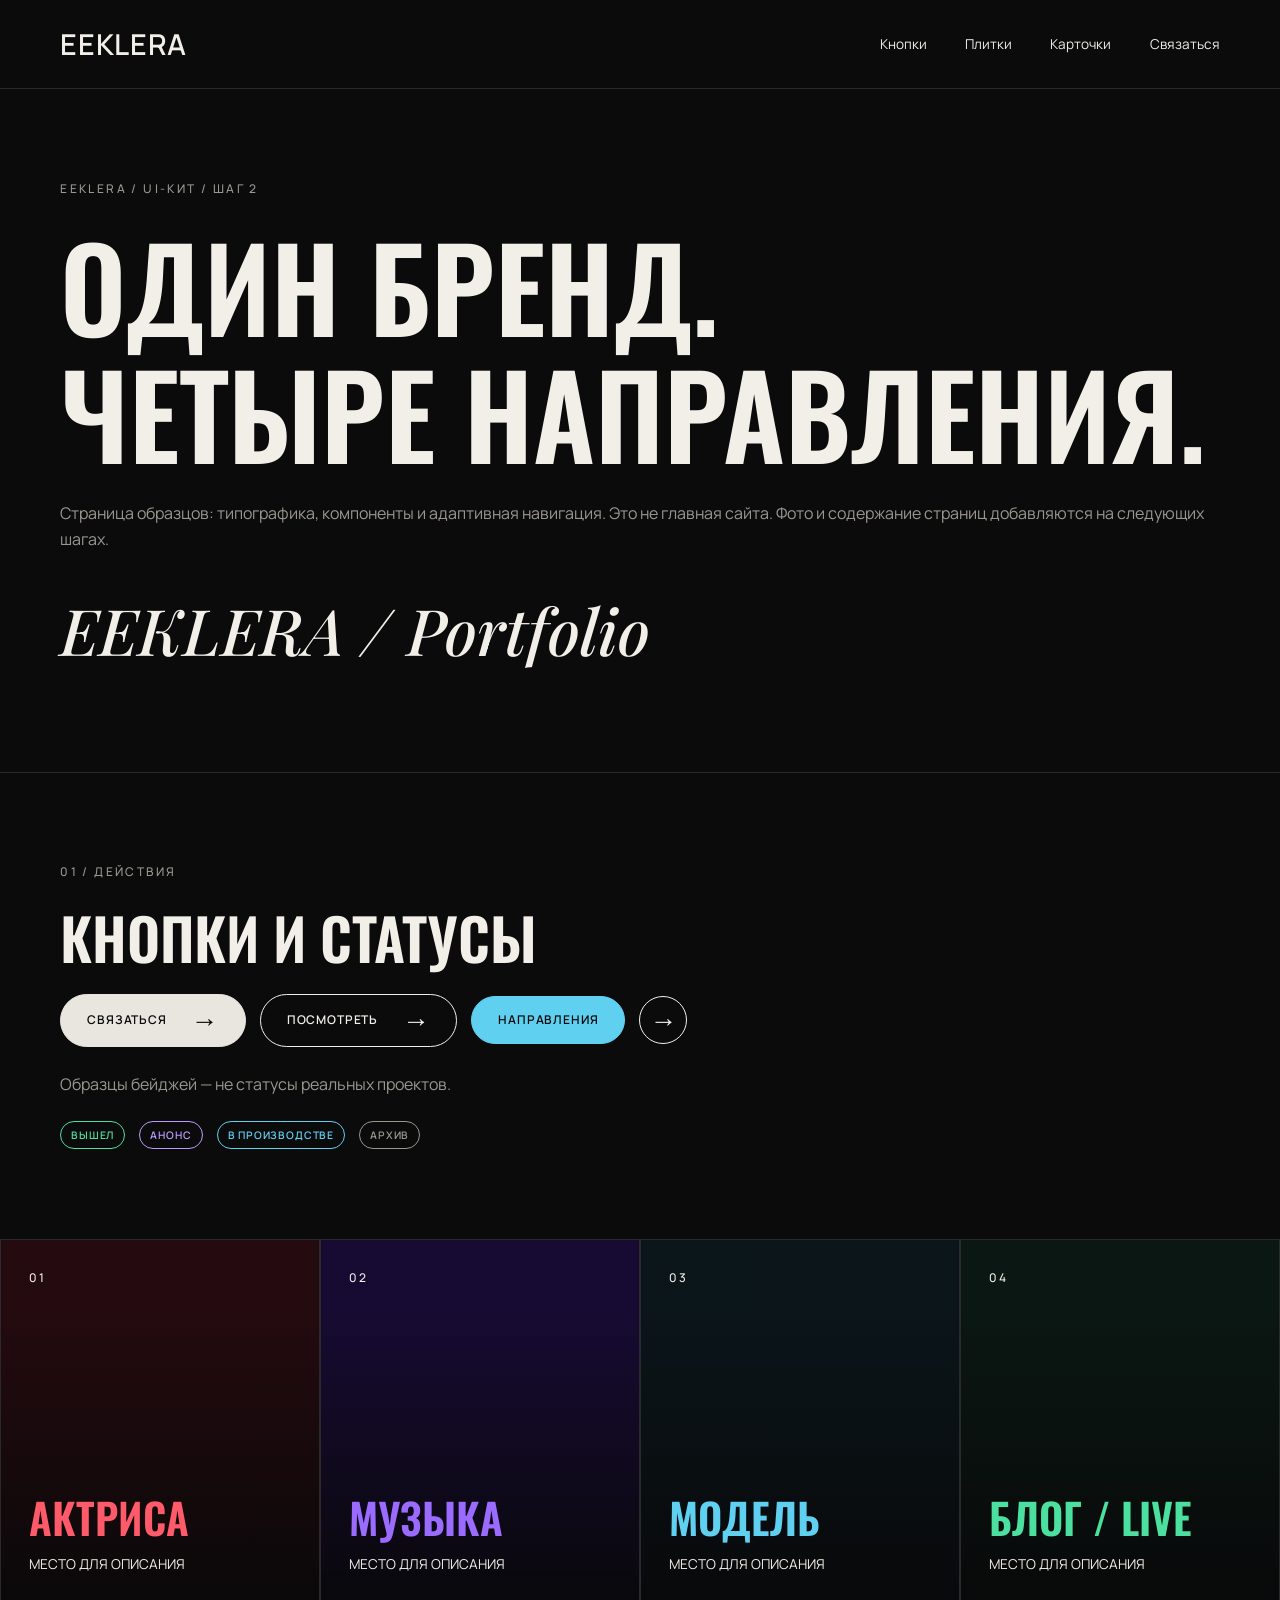
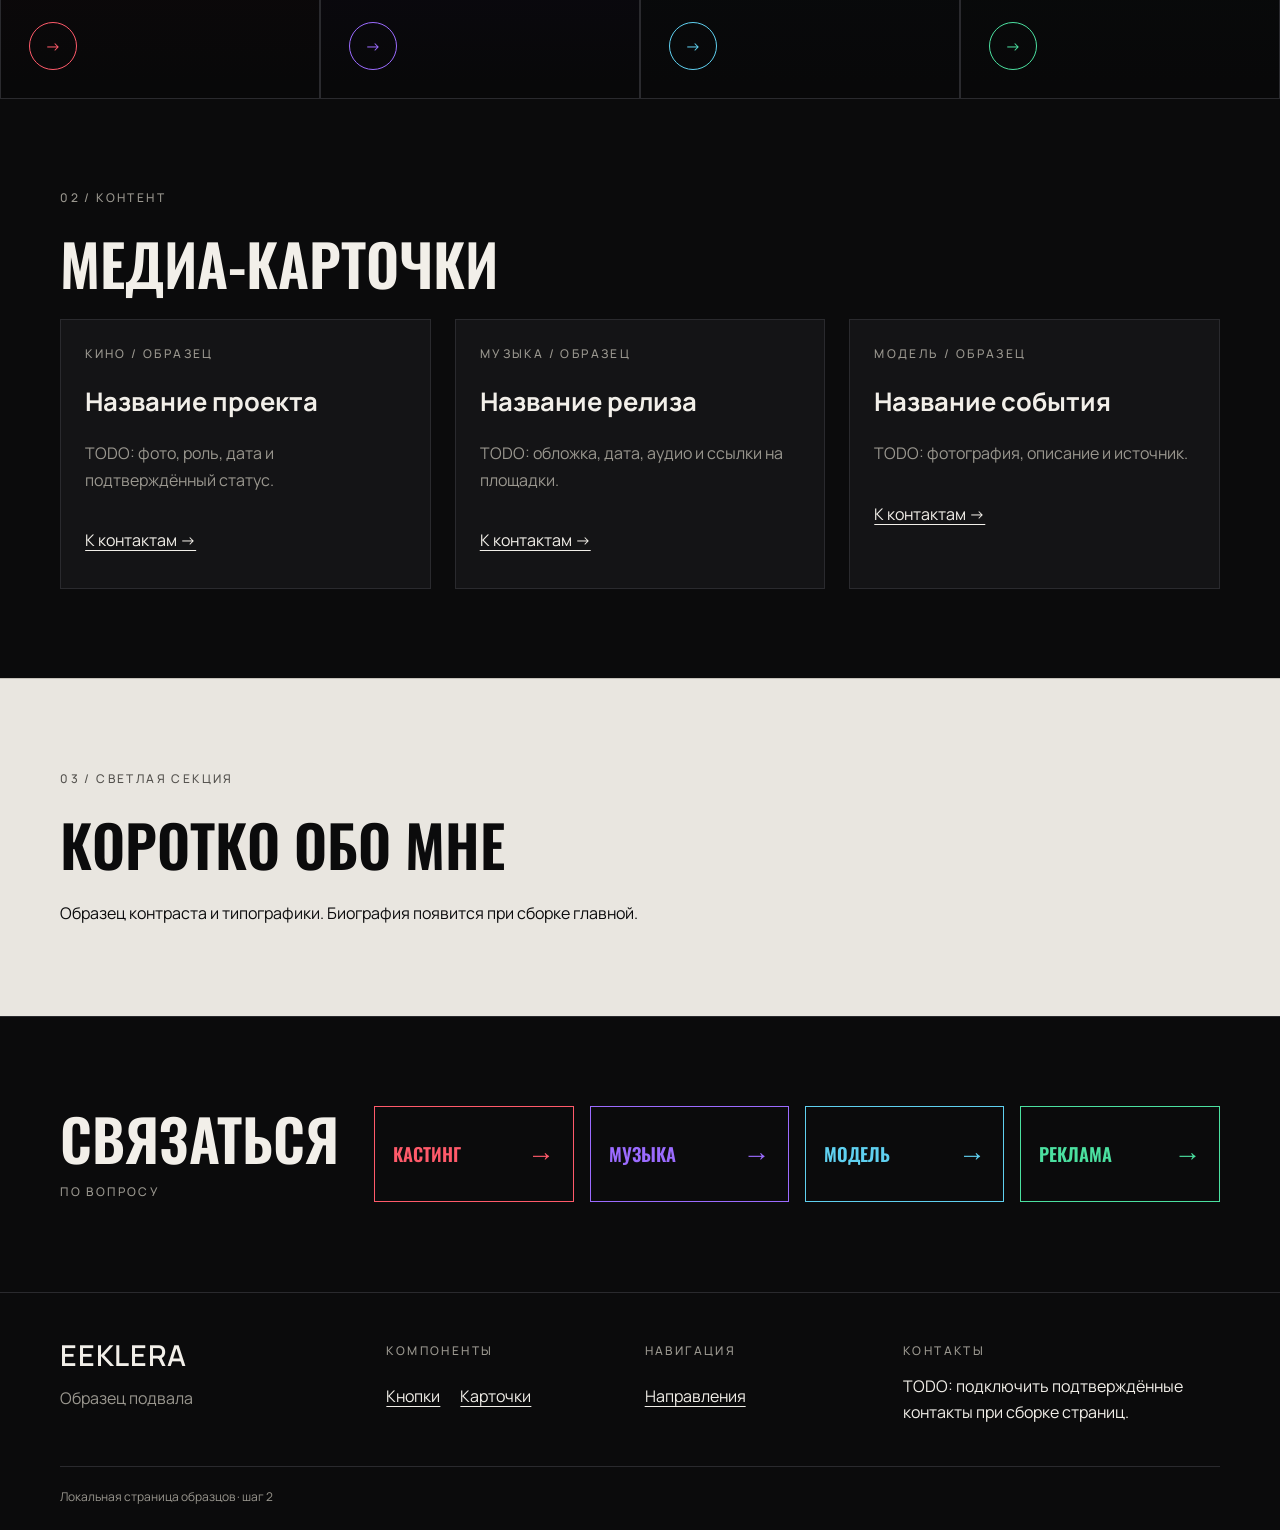
<file: ui-kit.html>
<!doctype html>
<html lang="ru">
<head>
  <meta charset="utf-8">
  <meta name="viewport" content="width=device-width, initial-scale=1">
  <meta name="robots" content="noindex">
  <title>EEKLERA — образцы компонентов</title>
  <link rel="stylesheet" href="css/base.css">
  <link rel="stylesheet" href="css/components.css">
  <script src="js/site.js" defer></script>
</head>
<body data-section="home">
<a class="skip-link" href="#main">Перейти к содержанию</a>
<header class="site-header" data-site-header>
  <div class="container site-header__inner">
    <a class="brand" href="#main">EEKLERA</a>
    <button class="menu-toggle" type="button" data-menu-toggle aria-expanded="false" aria-controls="site-nav" aria-label="Открыть меню"><span class="menu-toggle__lines" aria-hidden="true"></span></button>
    <nav class="site-nav" id="site-nav" data-site-nav aria-label="Образцы компонентов">
      <a href="#buttons">Кнопки</a><a href="#directions">Плитки</a><a href="#cards">Карточки</a><a href="#contacts">Связаться</a>
    </nav>
  </div>
</header>
<main id="main" tabindex="-1">
  <section class="section container stack">
    <p class="eyebrow muted">EEKLERA / UI-кит / шаг 2</p>
    <h1>Один бренд.<br>Четыре направления.</h1>
    <p class="muted">Страница образцов: типографика, компоненты и адаптивная навигация. Это не главная сайта. Фото и содержание страниц добавляются на следующих шагах.</p>
    <p class="editorial" style="font-size:clamp(2rem,5vw,4rem)">EEKLERA / Portfolio</p>
  </section>
  <section class="section container stack" id="buttons">
    <p class="eyebrow muted">01 / Действия</p><h2>Кнопки и статусы</h2>
    <div class="actions"><a class="button button--primary" href="#contacts">Связаться <span class="arrow" aria-hidden="true">→</span></a><a class="button" href="#cards">Посмотреть <span class="arrow" aria-hidden="true">→</span></a><a class="button button--accent" data-accent="modeling" href="#directions">Направления</a><a class="icon-button" href="#directions" aria-label="Перейти к плиткам"><span class="arrow" aria-hidden="true">→</span></a></div>
    <p class="muted">Образцы бейджей — не статусы реальных проектов.</p>
    <div class="actions"><span class="badge badge--released">Вышел</span><span class="badge badge--announced">Анонс</span><span class="badge badge--production">В производстве</span><span class="badge">Архив</span></div>
  </section>
  <section id="directions" aria-label="Плитки направлений — образцы">
    <div class="direction-grid">
      <a class="direction-card" data-accent="acting" href="#contacts"><span class="eyebrow">01</span><div><h2 class="direction-card__title">Актриса</h2><p class="direction-card__text">Место для описания</p><span class="icon-button" aria-hidden="true">→</span></div></a>
      <a class="direction-card" data-accent="music" href="#contacts"><span class="eyebrow">02</span><div><h2 class="direction-card__title">Музыка</h2><p class="direction-card__text">Место для описания</p><span class="icon-button" aria-hidden="true">→</span></div></a>
      <a class="direction-card" data-accent="modeling" href="#contacts"><span class="eyebrow">03</span><div><h2 class="direction-card__title">Модель</h2><p class="direction-card__text">Место для описания</p><span class="icon-button" aria-hidden="true">→</span></div></a>
      <a class="direction-card" data-accent="blog" href="#contacts"><span class="eyebrow">04</span><div><h2 class="direction-card__title">Блог / Live</h2><p class="direction-card__text">Место для описания</p><span class="icon-button" aria-hidden="true">→</span></div></a>
    </div>
  </section>
  <section class="section container stack" id="cards">
    <p class="eyebrow muted">02 / Контент</p><h2>Медиа-карточки</h2>
    <div class="media-grid">
      <article class="media-card"><div class="media-card__body stack"><p class="eyebrow muted">Кино / образец</p><h3>Название проекта</h3><p class="muted">TODO: фото, роль, дата и подтверждённый статус.</p><a class="text-link" href="#contacts">К контактам →</a></div></article>
      <article class="media-card"><div class="media-card__body stack"><p class="eyebrow muted">Музыка / образец</p><h3>Название релиза</h3><p class="muted">TODO: обложка, дата, аудио и ссылки на площадки.</p><a class="text-link" href="#contacts">К контактам →</a></div></article>
      <article class="media-card"><div class="media-card__body stack"><p class="eyebrow muted">Модель / образец</p><h3>Название события</h3><p class="muted">TODO: фотография, описание и источник.</p><a class="text-link" href="#contacts">К контактам →</a></div></article>
    </div>
  </section>
  <section class="section section--light"><div class="container stack"><p class="eyebrow muted">03 / Светлая секция</p><h2>Коротко обо мне</h2><p>Образец контраста и типографики. Биография появится при сборке главной.</p></div></section>
  <section class="section container" id="contacts">
    <div class="contact-panel"><div class="flow"><h2>Связаться</h2><p class="eyebrow muted">По вопросу</p></div><div class="contact-grid">
      <a class="contact-card" data-accent="acting" href="#contact-example">Кастинг <span class="arrow" aria-hidden="true">→</span></a>
      <a class="contact-card" data-accent="music" href="#contact-example">Музыка <span class="arrow" aria-hidden="true">→</span></a>
      <a class="contact-card" data-accent="modeling" href="#contact-example">Модель <span class="arrow" aria-hidden="true">→</span></a>
      <a class="contact-card" data-accent="blog" href="#contact-example">Реклама <span class="arrow" aria-hidden="true">→</span></a>
    </div></div>
  </section>
</main>
<footer class="site-footer" id="contact-example"><div class="container"><div class="site-footer__grid">
  <div class="flow"><a class="brand" href="#main">EEKLERA</a><p class="muted">Образец подвала</p></div>
  <div class="flow"><p class="eyebrow muted">Компоненты</p><div class="site-footer__links"><a class="text-link" href="#buttons">Кнопки</a><a class="text-link" href="#cards">Карточки</a></div></div>
  <div class="flow"><p class="eyebrow muted">Навигация</p><a class="text-link" href="#directions">Направления</a></div>
  <div class="flow"><p class="eyebrow muted">Контакты</p><p>TODO: подключить подтверждённые контакты при сборке страниц.</p></div>
</div><p class="site-footer__bottom">Локальная страница образцов · шаг 2</p></div></footer>
<div class="mobile-contact"><a class="button button--primary" href="#contacts">Связаться <span class="arrow" aria-hidden="true">→</span></a></div>
</body>
</html>
</file>
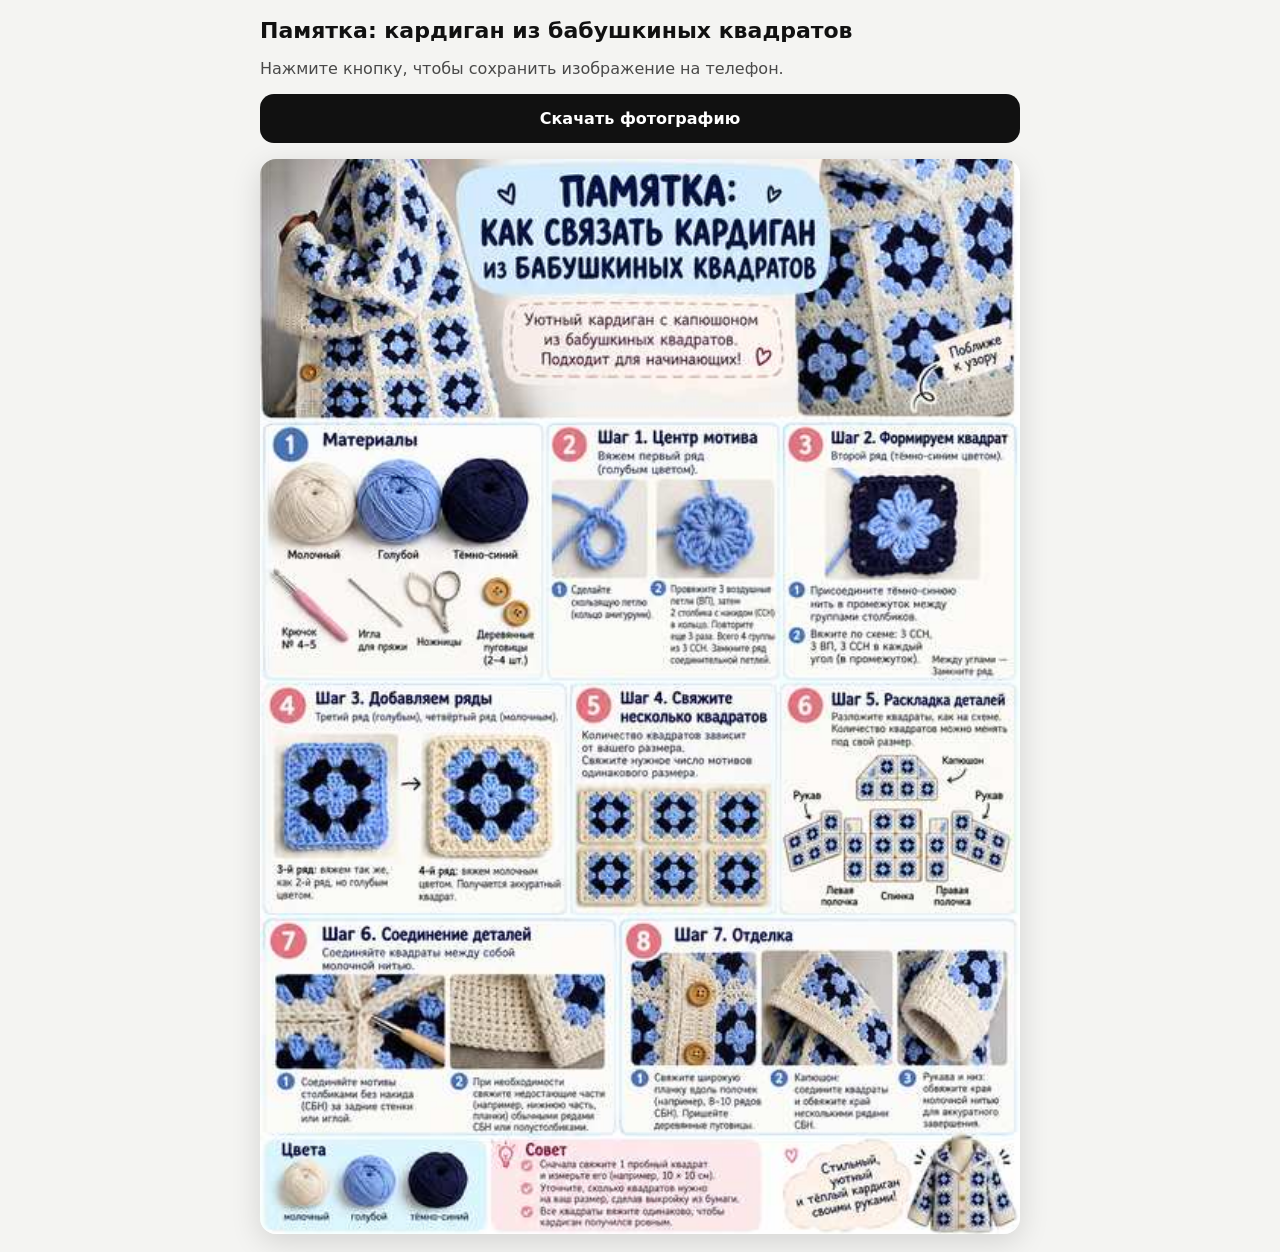
<file: share/knitting-cardigan-guide.html>
<!doctype html>
<html lang="ru"><head><meta charset="utf-8"><meta name="viewport" content="width=device-width,initial-scale=1"><title>Памятка по вязанию кардигана</title>
<style>body{margin:0;background:#f4f4f2;font-family:system-ui,-apple-system,Segoe UI,Roboto,sans-serif;color:#111}main{max-width:760px;margin:auto;padding:18px}h1{font-size:22px;margin:0 0 12px}p{opacity:.75}img{display:block;width:100%;height:auto;border-radius:16px;box-shadow:0 8px 30px #0002}a.btn{display:block;margin:16px 0;padding:15px 18px;background:#111;color:white;text-decoration:none;text-align:center;border-radius:14px;font-weight:700}</style></head>
<body><main><h1>Памятка: кардиган из бабушкиных квадратов</h1><p>Нажмите кнопку, чтобы сохранить изображение на телефон.</p>
<a class="btn" download="pamyatka-vyazanie-kardigana.jpg" href="[data-uri]">Скачать фотографию</a>
<img alt="Памятка по вязанию кардигана" src="[data-uri]">
</main></body></html>
</file>
<file: css/base.css>
@import url('https://fonts.googleapis.com/css2?family=Manrope:wght@400;500;600;700&family=Oswald:wght@600;700&family=Playfair+Display:ital,wght@1,500&display=swap');

:root {
  color-scheme: dark;
  --bg: #0b0b0c;
  --surface: #141416;
  --line: #2a2a2e;
  --text: #f2efe9;
  --muted: #9a978f;
  --paper: #e9e6e0;
  --acting: #ff5a6a;
  --music: #9b6bff;
  --modeling: #5fd0f0;
  --blog: #4be0a0;
  --accent: var(--text);
  --font-body: 'Manrope', Arial, sans-serif;
  --font-heading: 'Oswald', 'Arial Narrow', Impact, sans-serif;
  --font-editorial: 'Playfair Display', Georgia, serif;
  --gutter: clamp(20px, 4.7vw, 72px);
  --space-section: clamp(56px, 7vw, 104px);
  --ease: 180ms ease;
}
*, *::before, *::after { box-sizing: border-box; }
html { scroll-behavior: smooth; scroll-padding-top: 100px; }
body { margin: 0; background: var(--bg); color: var(--text); font: 400 1rem/1.65 var(--font-body); -webkit-font-smoothing: antialiased; }
[data-section='acting'], [data-accent='acting'] { --accent: var(--acting); }
[data-section='music'], [data-accent='music'] { --accent: var(--music); }
[data-section='modeling'], [data-accent='modeling'] { --accent: var(--modeling); }
[data-section='blog'], [data-accent='blog'] { --accent: var(--blog); }
h1, h2, h3, p, figure { margin: 0; }
h1, h2, h3 { line-height: 1.1; text-wrap: balance; overflow-wrap: anywhere; }
h1, h2, .display { font-family: var(--font-heading); font-weight: 600; text-transform: uppercase; }
h1 { font-size: clamp(3.5rem, 9vw, 8rem); }
h2 { font-size: clamp(2.25rem, 4.5vw, 4rem); }
h3 { font-size: clamp(1.15rem, 2vw, 1.6rem); }
a { color: inherit; text-underline-offset: .25em; }
button, input, textarea, select { font: inherit; }
button { color: inherit; cursor: pointer; }
img, video { display: block; max-width: 100%; height: auto; }
svg { width: 1.25em; height: 1.25em; flex-shrink: 0; }
[hidden] { display: none !important; }
:focus-visible { outline: 2px solid var(--text); outline-offset: 5px; }
::selection { background: var(--paper); color: var(--bg); }
.container { width: min(100%, 1440px); margin-inline: auto; padding-inline: var(--gutter); }
.section { padding-block: var(--space-section); }
.section + .section { border-top: 1px solid var(--line); }
.grid { display: grid; grid-template-columns: repeat(12, minmax(0, 1fr)); gap: 24px; }
.stack > * + * { margin-top: 24px; }
.flow > * + * { margin-top: 12px; }
.eyebrow { font-size: .75rem; font-weight: 500; text-transform: uppercase; letter-spacing: .2em; }
.muted { color: var(--muted); }
.editorial { font-family: var(--font-editorial); font-weight: 500; font-style: italic; }
.text-link { display: inline-block; padding-block: 10px; }
.sr-only { position: absolute; width: 1px; height: 1px; padding: 0; margin: -1px; overflow: hidden; clip-path: inset(50%); white-space: nowrap; border: 0; }
.section--light { color-scheme: light; background: var(--paper); color: var(--bg); --text: #0b0b0c; --muted: #55534f; --line: #c5c1b9; }
@media (max-width: 760px) {
  .grid { grid-template-columns: repeat(4, minmax(0, 1fr)); gap: 16px; }
  body:has(.mobile-contact) { padding-bottom: calc(84px + env(safe-area-inset-bottom)); }
}
@media (prefers-reduced-motion: reduce) {
  html { scroll-behavior: auto; }
  *, *::before, *::after { animation: none !important; transition: none !important; scroll-behavior: auto !important; }
}
</file>
<file: css/components.css>
/* Shared components. Example markup lives in ui-kit.html. */
.skip-link { position: fixed; left: 20px; top: 12px; z-index: 100; padding: 12px 20px; background: var(--paper); color: var(--bg); transform: translateY(-160%); }
.skip-link:focus { transform: translateY(0); }
.site-header { position: relative; z-index: 20; border-bottom: 1px solid var(--line); background: var(--bg); }
.site-header__inner { display: flex; align-items: center; justify-content: space-between; gap: 32px; min-height: 88px; }
.brand { font-size: 1.8rem; font-weight: 600; line-height: 1; letter-spacing: .025em; text-decoration: none; }
.site-nav { display: flex; align-items: center; gap: clamp(20px, 3vw, 44px); }
.site-nav a { padding-block: 14px; font-size: .85rem; text-decoration: none; }
.site-nav a:hover, .site-nav a[aria-current='page'] { color: var(--accent); }
.site-nav a[aria-current='page'] { text-decoration: underline; text-underline-offset: 8px; }
.menu-toggle { display: none; align-items: center; justify-content: center; width: 48px; height: 48px; border: 1px solid var(--line); border-radius: 50%; background: transparent; }
.menu-toggle__lines, .menu-toggle__lines::after { width: 19px; height: 1px; background: currentColor; transition: transform var(--ease); }
.menu-toggle__lines { position: relative; transform: translateY(-3px); }
.menu-toggle__lines::after { content: ''; position: absolute; left: 0; top: 6px; }
.menu-toggle[aria-expanded='true'] .menu-toggle__lines { transform: rotate(45deg); }
.menu-toggle[aria-expanded='true'] .menu-toggle__lines::after { transform: translateY(-6px) rotate(-90deg); }
.mobile-contact { display: none; }
.button, .icon-button { display: inline-flex; align-items: center; justify-content: center; gap: 24px; min-height: 48px; border: 1px solid currentColor; background: transparent; color: var(--text); text-decoration: none; transition: background var(--ease), color var(--ease), border-color var(--ease); }
.button { padding: 12px 26px; border-radius: 999px; font-size: .75rem; font-weight: 600; letter-spacing: .07em; text-transform: uppercase; text-align: center; }
.button--primary { color: var(--bg); background: var(--paper); border-color: var(--paper); }
.button--accent { color: var(--bg); background: var(--accent); border-color: var(--accent); }
.button:hover, .icon-button:hover { background: var(--text); color: var(--bg); border-color: var(--text); }
.button--primary:hover, .button--accent:hover { background: var(--muted); border-color: var(--muted); }
.button:disabled, .icon-button:disabled { opacity: .45; cursor: not-allowed; }
.icon-button { width: 48px; height: 48px; flex-shrink: 0; padding: 0; border-radius: 50%; }
.arrow { font: 400 1.7rem/1 Arial, sans-serif; }
.actions { display: flex; flex-wrap: wrap; align-items: center; gap: 14px; }
.section-heading { display: flex; flex-wrap: wrap; align-items: end; justify-content: space-between; gap: 24px; margin-bottom: 32px; }
.hero { position: relative; isolation: isolate; display: flex; align-items: end; min-height: 640px; min-height: min(800px, 85svh); padding-block: clamp(64px, 9vw, 140px); background: var(--surface); }
.hero__image { position: absolute; inset: 0; z-index: -2; width: 100%; height: 100%; object-fit: cover; object-position: var(--image-position, 65% center); }
.hero::before { content: ''; position: absolute; inset: 0; z-index: -1; background: linear-gradient(90deg, rgb(0 0 0 / .8), rgb(0 0 0 / .12)), linear-gradient(0deg, var(--bg), transparent 50%); }
.hero__content { max-width: 850px; }
.hero__title { font-size: clamp(4.5rem, 13vw, 12rem); line-height: 1; letter-spacing: -.035em; }
.direction-grid { display: grid; grid-template-columns: repeat(4, minmax(0, 1fr)); }
.direction-card { position: relative; isolation: isolate; display: flex; flex-direction: column; justify-content: space-between; gap: 80px; min-height: 460px; padding: 28px; overflow: hidden; border: 1px solid var(--line); background: var(--surface); text-decoration: none; }
.direction-card__image { position: absolute; inset: 0; z-index: -3; width: 100%; height: 100%; object-fit: cover; object-position: var(--image-position, center); transition: transform 350ms ease; }
.direction-card::before { content: ''; position: absolute; inset: 0; z-index: -2; background: var(--accent); mix-blend-mode: color; opacity: .45; }
.direction-card::after { content: ''; position: absolute; inset: 0; z-index: -1; background: linear-gradient(0deg, #080809 3%, rgb(8 8 9 / .9) 24%, rgb(8 8 9 / .12) 85%); }
.direction-card__title { color: var(--accent); font: 600 clamp(2rem, 3.3vw, 3.5rem)/1.1 var(--font-heading); text-transform: uppercase; }
.direction-card__text { margin-top: 12px; max-width: 24ch; min-height: 3.3em; font-size: .85rem; line-height: 1.65; text-transform: uppercase; }
.direction-card .icon-button { margin-top: 24px; color: var(--accent); }
.direction-card:hover, .direction-card:focus-visible { border-color: var(--accent); }
.direction-card:hover .direction-card__image { transform: scale(1.035); }
.media-grid { display: grid; grid-template-columns: repeat(3, minmax(0, 1fr)); gap: 24px; }
.media-card { border: 1px solid var(--line); background: var(--surface); min-width: 0; }
.media-card__image { width: 100%; aspect-ratio: 4 / 3; object-fit: cover; }
.media-card__body { padding: 24px; }
.media-card__meta { display: flex; flex-wrap: wrap; align-items: center; gap: 12px; color: var(--muted); font-size: .8rem; }
.media-card--row { display: grid; grid-template-columns: 120px minmax(0, 1fr); }
.media-card--row .media-card__image { height: 100%; aspect-ratio: 1; }
.badge { display: inline-flex; align-items: center; min-height: 28px; padding: 4px 10px; border: 1px solid currentColor; border-radius: 999px; color: var(--muted); font-size: .65rem; font-weight: 600; letter-spacing: .08em; text-transform: uppercase; }
.badge--released { color: var(--blog); }
.badge--announced { color: #bc9bff; }
.badge--production { color: var(--modeling); }
.news { display: grid; grid-template-columns: 180px minmax(0, 1fr) auto; align-items: center; gap: 32px; padding-block: 32px; }
.news__cover { width: 100%; aspect-ratio: 1; object-fit: cover; }
.news h2 { font-size: clamp(1.8rem, 3vw, 3rem); }
.contact-panel { display: grid; grid-template-columns: 1fr 3fr; gap: 32px; align-items: center; }
.contact-grid { display: grid; grid-template-columns: repeat(4, minmax(0, 1fr)); gap: 16px; }
.contact-card { display: flex; align-items: center; justify-content: space-between; gap: 12px; padding: 24px 18px; min-height: 96px; border: 1px solid var(--accent); color: var(--accent); text-decoration: none; font: 600 1.15rem/1.2 var(--font-heading); text-transform: uppercase; transition: background var(--ease), color var(--ease); }
.contact-card:hover { background: var(--accent); color: var(--bg); }
.gallery { display: grid; grid-template-columns: repeat(3, minmax(0, 1fr)); gap: 16px; }
.gallery img { width: 100%; aspect-ratio: 3 / 4; object-fit: cover; }
.video-frame { position: relative; background: var(--surface); aspect-ratio: 16 / 9; }
.video-frame > img, .video-frame > video { width: 100%; height: 100%; object-fit: contain; }
.video-frame__play { position: absolute; inset: 50% auto auto 50%; transform: translate(-50%, -50%); background: var(--bg); }
.site-footer { padding-block: 48px 24px; border-top: 1px solid var(--line); }
.site-footer__grid { display: grid; grid-template-columns: 1.3fr 1fr 1fr 1.4fr; gap: 32px; }
.site-footer__links { display: flex; flex-wrap: wrap; gap: 4px 20px; }
.site-footer a { overflow-wrap: anywhere; }
.site-footer__bottom { margin-top: 40px; padding-top: 20px; border-top: 1px solid var(--line); color: var(--muted); font-size: .75rem; }
@media (max-width: 1100px) {
  .direction-grid { grid-template-columns: repeat(2, minmax(0, 1fr)); }
  .contact-panel { grid-template-columns: 1fr; }
  .site-footer__grid { grid-template-columns: repeat(2, minmax(0, 1fr)); }
}
@media (max-width: 760px) {
  .site-header__inner { min-height: 76px; flex-wrap: wrap; gap: 0; }
  .brand { font-size: 1.5rem; }
  .site-nav { width: 100%; flex-direction: column; align-items: stretch; gap: 0; padding-block: 12px 24px; }
  .site-nav a { min-height: 48px; border-top: 1px solid var(--line); font-size: 1rem; }
  /* Without JS the navigation remains visible and usable. */
  .site-header[data-menu-ready] .menu-toggle { display: inline-flex; }
  .site-header[data-menu-ready] .site-nav:not([data-open]) { display: none; }
  .mobile-contact { display: block; position: fixed; z-index: 30; inset: auto 0 0; padding: 12px var(--gutter) calc(12px + env(safe-area-inset-bottom)); border-top: 1px solid var(--line); background: var(--bg); }
  .mobile-contact .button { width: 100%; }
  .hero { min-height: 560px; padding-block: 64px; }
  .hero::before { background: linear-gradient(0deg, var(--bg), rgb(0 0 0 / .15)); }
  .direction-grid, .media-grid { grid-template-columns: 1fr; }
  .direction-card { min-height: 360px; padding: 24px; }
  .direction-card__title { font-size: 2.5rem; }
  .contact-grid, .gallery { grid-template-columns: repeat(2, minmax(0, 1fr)); }
  .contact-card { padding: 20px 14px; }
  .news { grid-template-columns: 100px minmax(0, 1fr); gap: 20px; }
  .news > .actions { grid-column: 1 / -1; }
  .site-footer__grid { grid-template-columns: 1fr; }
  .media-card--row { grid-template-columns: 88px minmax(0, 1fr); }
  .media-card--row .media-card__body { padding: 16px; }
}
</file>
<file: css/home.css>
/* Home art direction. All light/geometry/movement is independent of the photos. */
body[data-section='home'] { --home-line: #343333; }
.brand-star { color: var(--modeling); display: inline-block; margin-left: 10px; font-size: 1.3rem; }
.stage { position: relative; isolation: isolate; overflow: hidden; min-height: 720px; height: calc(100svh - 88px); max-height: 1050px; background: #0b0b0c; }
.stage__picture, .stage__shade, .stage__light { position: absolute; inset: 0; pointer-events: none; }
.stage__picture { z-index: -4; }
.stage__image { width: 100%; height: 100%; object-fit: cover; object-position: 62% 38%; transform: scale(1.025) translate(var(--shift-x, 0px), var(--shift-y, 0px)); }
.stage__shade { z-index: -3; background: linear-gradient(90deg, rgb(11 11 12 / .5), transparent 70%), linear-gradient(0deg, #0b0b0c, transparent 27%); }
.stage__light { z-index: -2; opacity: .5; background: radial-gradient(ellipse at 85% 35%, transparent 20%, rgb(80 155 170 / .12) 48%, transparent 68%), radial-gradient(ellipse at 12% 72%, rgb(125 68 181 / .22), transparent 50%); transform: translate(var(--light-x, 0px), var(--light-y, 0px)); }
.stage__layout { position: relative; display: flex; flex-direction: column; justify-content: space-between; height: 100%; min-height: inherit; padding-block: 34px 26px; }
.stage__top, .stage__bottom { display: flex; align-items: center; justify-content: space-between; gap: 24px; }
.stage__top { color: #c9c5be; }
.stage__copy { position: relative; padding-block: 60px 36px; }
.stage__label { margin-bottom: 20px; color: #c9c5be; letter-spacing: .17em; }
.stage h1 { max-width: 70%; font-size: clamp(5rem, 14vw, 13rem); letter-spacing: -.055em; line-height: 1; white-space: nowrap; }
.title-dot { color: var(--modeling); }
.stage__subtitle { margin-top: 24px; font-size: clamp(1.25rem, 2vw, 1.8rem); line-height: 1.4; }
.stage__subtitle .editorial { font-size: 1.3em; }
.stage__copy .button { margin-top: 36px; }
.stage__bottom { font-size: .7rem; letter-spacing: .13em; text-transform: uppercase; }
.stage__scroll { text-decoration: none; display: flex; align-items: center; gap: 20px; }
.stage__scroll > span { display: grid; place-items: center; width: 36px; height: 36px; border: 1px solid #777; border-radius: 50%; }
.motion-toggle { min-height: 44px; padding: 8px 12px; border: 1px solid #484849; background: rgb(11 11 12 / .75); border-radius: 999px; color: #d3cfc9; font-size: .7rem; }
.orbit { position: absolute; z-index: -1; pointer-events: none; width: 780px; height: 380px; top: 29%; left: 31%; border: 1px solid rgb(205 229 230 / .19); border-radius: 50%; transform: rotate(-32deg); mask-image: linear-gradient(90deg, #000, transparent 45%, transparent 70%, #000); }
.orbit--two { top: 33%; left: 29%; transform: rotate(-32deg) scale(1.05); opacity: .45; }
.worlds { padding-top: 50px; }
.worlds__heading h2 { font-size: clamp(1.6rem, 2.4vw, 2.2rem); }
.worlds__heading .editorial { text-transform: none; font-size: .75em; color: var(--muted); }
.worlds .direction-card { min-height: 560px; padding: 32px; }
.worlds .direction-card__image { object-position: center 28%; }
.worlds .direction-card::before { opacity: .22; }
.worlds .direction-card::after { background: linear-gradient(0deg, #080809 0%, rgb(8 8 9 / .94) 14%, rgb(8 8 9 / .05) 70%); }
.worlds .direction-card > .eyebrow { align-self: start; padding: 6px 10px; background: rgb(11 11 12 / .72); }
.worlds .direction-card__title { font-size: clamp(2rem, 3.3vw, 3.4rem); }
.worlds .direction-card .icon-button { position: absolute; right: 28px; bottom: 32px; }
.worlds .direction-card__text { padding-right: 38px; font-size: .75rem; }
.worlds .direction-card:focus-visible { outline-offset: -5px; }
.release { display: grid; grid-template-columns: 200px minmax(0, 1fr) auto; align-items: center; gap: 56px; padding-block: 60px; }
.release__art { position: relative; padding-right: 32px; }
.release__art img { position: relative; width: 100%; aspect-ratio: 1; object-fit: cover; }
.record { position: absolute; width: 82%; aspect-ratio: 1; right: 0; top: 0; border-radius: 50%; border: 1px solid #333; background: radial-gradient(circle, #d1bae8 0 10%, #151217 11% 16%, transparent 17%), repeating-radial-gradient(circle, #171719 0 2px, #252527 3px, #171719 4px); }
.release h2 { font-size: clamp(2rem, 3.3vw, 3rem); }
.release h2 .editorial { font-size: .7em; text-transform: none; }
.about { padding-block: 80px; }
.about__grid { display: grid; grid-template-columns: .6fr 1.5fr 1fr; gap: 56px; align-items: start; }
.about h2 { font-size: clamp(2.8rem, 5vw, 4.6rem); }
.about h2 .editorial { font-size: .8em; text-transform: none; }
.about p:not(.eyebrow) { max-width: 48ch; }
.about__photo { transform: rotate(3deg); max-width: 320px; margin-left: auto; }
.about__photo img { width: 100%; height: auto; aspect-ratio: 3 / 4; object-fit: cover; filter: grayscale(1); }
.about__photo figcaption { padding-top: 12px; font-size: .6rem; }
.contact-email { overflow-wrap: anywhere; font-size: .9rem; }
#contacts h2 .editorial { text-transform: none; }
body[data-effects='off'] .stage__image, body[data-effects='off'] .stage__light { transform: none; }
body[data-effects='off'] .direction-card__image { transition: none; transform: none; }
@media (hover: hover) and (pointer: fine) and (prefers-reduced-motion: no-preference) {
  body:not([data-effects='off']) .worlds .direction-card:hover .direction-card__image { transform: scale(1.05); }
  body:not([data-effects='off']) .worlds .direction-card:hover::before { opacity: .45; }
  .worlds .direction-card::before { transition: opacity 240ms ease; }
}
@media (max-width: 1100px) {
  .stage { min-height: 660px; }
  .worlds .direction-card { min-height: 480px; }
  .about__grid { grid-template-columns: 1fr 1fr; gap: 32px; }
  .about__grid > .eyebrow { grid-column: 1 / -1; }
  .release { gap: 30px; grid-template-columns: 150px minmax(0, 1fr); }
  .release > .button { grid-column: 2; justify-self: start; }
}
@media (max-width: 760px) {
  .stage { min-height: 710px; height: calc(100svh - 76px); max-height: 950px; }
  .stage__layout { padding-block: 24px; }
  .stage__image { object-position: 69% 0; transform: none; }
  .stage__shade { background: linear-gradient(0deg, #0b0b0c 6%, rgb(11 11 12 / .85) 25%, transparent 70%); }
  .stage__top { align-items: start; }
  .stage__top .eyebrow { font-size: .6rem; }
  .stage__location { max-width: 70px; text-align: right; }
  .stage__copy { margin-top: auto; padding-block: 240px 20px; }
  .stage h1 { max-width: none; font-size: clamp(3rem, 19vw, 8rem); }
  .stage__label { font-size: .58rem; letter-spacing: .1em; margin-bottom: 10px; }
  .stage__subtitle { margin-top: 14px; font-size: 1.1rem; }
  .stage__copy .button { margin-top: 22px; }
  .stage__bottom { gap: 10px; font-size: .55rem; }
  .stage__scroll { gap: 10px; }
  .stage__index { display: none; }
  .motion-toggle { font-size: .6rem; }
  .orbit { width: 470px; height: 230px; left: -50px; top: 25%; opacity: .55; }
  .orbit--two { left: -65px; top: 27%; }
  .worlds__heading { display: block; }
  .worlds__heading h2 { margin-top: 14px; }
  .worlds .direction-grid { grid-template-columns: repeat(2, minmax(0, 1fr)); }
  .worlds .direction-card { min-height: 335px; padding: 18px 14px; gap: 80px; }
  .worlds .direction-card__title { font-size: 1.9rem; }
  .worlds .direction-card__text { font-size: .65rem; padding-right: 0; min-height: 3.3em; }
  .worlds .direction-card > .eyebrow { font-size: .6rem; padding: 4px; }
  .worlds .direction-card .icon-button { position: static; width: 36px; height: 36px; min-height: 36px; margin-top: 16px; }
  .release { grid-template-columns: 100px minmax(0, 1fr); gap: 24px; padding-block: 40px; }
  .release__art { padding-right: 18px; }
  .release h2 .editorial { display: block; margin-top: 10px; }
  .release .eyebrow { font-size: .6rem; }
  .release .muted:not(.eyebrow) { font-size: .75rem; }
  .release > .button { grid-column: 1 / -1; }
  .about { padding-block: 48px; }
  .about__grid { grid-template-columns: 1fr; }
  .about__photo { width: 75%; margin: 10px auto 0; }
  .contact-email { font-size: .8rem; }
}
@media (prefers-reduced-motion: reduce) {
  .stage__image, .stage__light { transform: none !important; }
  .direction-card:hover .direction-card__image { transform: none; }
}
</file>
<file: css/cinema.css>
/* Scroll-driven spatial gallery. Falls back to the existing grid without JS. */
.cinema-canvas, .cinema-hud, .cinema-progress, .cinema-grain { display: none; }
@media (min-width: 1101px) and (hover: hover) and (pointer: fine) {
  body[data-section='home'] .motion-toggle { position: fixed; right: 24px; bottom: 22px; z-index: 60; background: #151518; }
  .worlds.is-cinema { height: 470vh; padding: 0; position: relative; }
  .is-cinema .worlds__viewport { position: sticky; top: 0; height: 100vh; overflow: hidden; isolation: isolate; background: #08080a; perspective: 1100px; }
  .is-cinema .cinema-canvas { display: block; position: absolute; inset: 0; width: 100%; height: 100%; z-index: -2; }
  .is-cinema .cinema-grain { display: block; position: absolute; inset: 0; pointer-events: none; background: radial-gradient(ellipse at 50% 45%, transparent 20%, #08080a 90%); z-index: -1; }
  .is-cinema .worlds__heading { position: absolute; z-index: 5; inset: 32px 0 auto; margin-bottom: 0; pointer-events: none; }
  .is-cinema .worlds__heading h2 { font-size: 1.15rem; }
  .is-cinema .direction-grid { position: absolute; inset: 0; display: block; transform-style: preserve-3d; }
  .is-cinema .direction-card { position: absolute; left: 50%; top: 50%; width: min(72vw,1080px); height: min(66vh,660px); min-height: 0; padding: 0; overflow: visible; border: 0; background: transparent; transform-origin: center; will-change: transform, opacity; }
  .is-cinema .direction-card::before { display: none; }
  .is-cinema .direction-card::after { left: 48%; right: 0; background: linear-gradient(0deg, #08080a 0%, transparent 34%); }
  .is-cinema .direction-card__image { inset: 0 0 0 auto; width: 48%; height: 100%; object-position: center 25%; border: 1px solid #55555b; box-shadow: 0 30px 100px #000; transform: none !important; }
  .is-cinema .direction-card > .eyebrow { position: absolute; top: 9%; left: 0; padding: 0; background: transparent; color: var(--accent); }
  .is-cinema .direction-card > div { position: absolute; top: 30%; left: 0; z-index: 2; width: 65%; }
  .is-cinema .direction-card__title { font-size: clamp(4rem,8.5vw,8rem); letter-spacing: -.025em; text-shadow: 0 5px 40px #000; white-space: nowrap; }
  .is-cinema .direction-card__text { font-size: .9rem; padding: 0; margin-top: 26px; text-shadow: 0 2px 15px #000; }
  .is-cinema .direction-card .icon-button { position: static; margin-top: 28px; width: 60px; height: 60px; background: #0b0b0c; }
  .is-cinema .direction-card:hover .icon-button { background: var(--accent); color: #08080a; }
  .is-cinema .direction-card:focus-visible { outline-offset: 12px; }
  .is-cinema .cinema-hud { display: flex; position: absolute; z-index: 10; bottom: 38px; left: var(--gutter); right: var(--gutter); align-items: center; justify-content: space-between; gap: 24px; }
  .cinema-hud > a { font-size: .75rem; margin-right: 160px; }
  .cinema-chapters { display: flex; gap: 12px; }
  .cinema-chapters button { width: 44px; height: 44px; border: 1px solid #555; border-radius: 50%; background: #0b0b0c; font-size: .7rem; }
  .cinema-chapters button[aria-current='step'] { background: var(--text); color: var(--bg); border-color: var(--text); }
  .is-cinema .cinema-progress { display: block; position: absolute; bottom: 0; height: 2px; background: #29292e; width: 100%; }
  .cinema-progress span { display: block; height: 100%; background: var(--scene-color,#5fd0f0); transform: scaleX(var(--scene-progress,0)); transform-origin: left; }
}


/* Let the active 3D card receive clicks through its transparent scene plane. */
.is-cinema .direction-grid{pointer-events:none}
</file>
<file: css/scroll-story.css>
/* Scroll direction extends the existing palette and editorial typography. */
.story-atmosphere { position: fixed; inset: 0; width: 100%; height: 100%; pointer-events: none; z-index: 24; }
.story-floating { position: fixed; left: -8%; top: 36%; width: 116%; pointer-events: none; z-index: 21; font: 600 clamp(120px,17vw,300px)/1 var(--font-heading); letter-spacing: -.04em; white-space: nowrap; color: transparent; -webkit-text-stroke: 1px #cfc8df; transform-origin: center; }
.story-floating--ink { -webkit-text-stroke-color: #48403a; }
.story-word { display: inline-block; white-space: nowrap; }
.story-letter { display: inline-block; transform-origin: 50% 100%; }
.story-mode .stage__picture { transform: scale(var(--story-zoom,1)); transform-origin: 68% 35%; }
.story-mode .stage__copy { transform: translateY(var(--story-copy-y,0px)); }
.story-mode .release { min-height: 76vh; grid-template-columns: minmax(230px, .7fr) 1.3fr auto; position: relative; padding-block: 100px; }
.story-mode .release__art { transform: perspective(900px) translateX(var(--story-art-x,0px)) rotateY(var(--story-art-rotation,0deg)); max-width: 320px; }
.story-mode .record { transform: rotate(calc(var(--story-travel,.5) * 160deg)); right: -10px; }
.story-mode .release h2 { font-size: clamp(2.5rem,4vw,4.5rem); }
.story-mode .release h2 .editorial { display: block; margin-top: 16px; }
.story-mode .about { min-height: 88vh; display: flex; align-items: center; position: relative; background: linear-gradient(120deg,#d0ccc4,#eeeae3 55%,#d8d4cd); }
.story-mode .about::before, .story-mode .about::after { content: ''; position: absolute; left: 0; width: 100%; height: 68px; pointer-events: none; }
.story-mode .about::before { top: 0; background: linear-gradient(#0b0b0c,transparent); }
.story-mode .about::after { bottom: 0; background: linear-gradient(transparent,#0b0b0c); }
.story-mode .about__grid { align-items: center; padding-block: 45px; }
.story-mode .about__photo { transform: perspective(1000px) translateY(var(--story-photo-y,0px)) rotateY(var(--story-photo-angle,0deg)) rotate(3deg); }
.story-mode .about__photo img { clip-path: polygon(0 0,100% 0,100% 100%,0 100%); box-shadow: 18px 25px 50px #0003; }
.story-mode #contacts { min-height: 65vh; display: flex; flex-direction: column; justify-content: center; }
.story-mode #contacts .contact-card { transform: perspective(900px) rotateX(calc((1 - var(--story-entry,1)) * 30deg)); transform-origin: top; }
.story-mode .site-footer { position: relative; padding-top: 80px; }
.story-mode .site-footer::before { content: ''; position: absolute; top: 0; left: 0; width: calc(var(--story-entry,0) * 100%); height: 1px; background: linear-gradient(90deg,transparent,var(--modeling),transparent); }

.story-mode .about__photo, .story-mode .release__art { position: relative; z-index: 22; }
.story-mode .about .stack > p { clip-path: inset(0 calc((1 - var(--story-entry,1)) * 100%) 0 0); }
</file>
<file: css/model-transition.css>
.model-transition{position:fixed;inset:0;z-index:200;background:#051118;pointer-events:auto;animation:model-cover 1.7s both}.model-transition canvas{position:absolute;inset:0;width:100%;height:100%}.model-transition:after{content:"MODEL";position:absolute;inset:0;display:grid;place-items:center;font:700 20vw var(--font-heading);color:#bfeffc;animation:model-word 1.7s both}@keyframes model-cover{0%{clip-path:circle(0 at var(--origin-x,50%) var(--origin-y,50%));opacity:0}35%{clip-path:circle(150% at var(--origin-x,50%) var(--origin-y,50%));opacity:1}100%{clip-path:circle(150% at 50% 50%);opacity:1}}@keyframes model-word{0%,25%{opacity:0;transform:scale(.7)}70%{opacity:.7}100%{opacity:0;transform:scale(1.8)}}
.model-transition:before{content:"";position:absolute;inset:0;z-index:2;pointer-events:none;background:radial-gradient(ellipse at 60% 45%,#efffff,#9cdeed44 50%,transparent 75%);animation:model-exposure 1.7s both}@keyframes model-exposure{0%,65%,100%{opacity:0}82%{opacity:.42}}
</file>
<file: css/acting-transition.css>
.act-transition{position:fixed;inset:0;z-index:250;background:#0f080b;overflow:hidden;pointer-events:auto}.act-transition>canvas{position:absolute;inset:0;width:100%;height:100%}.act-transition-title{position:absolute;inset:0;display:grid;place-items:center;font:700 15vw/1 var(--font-heading);letter-spacing:-.04em;color:#f6c7ae;text-shadow:0 0 70px #f2662633}.act-transition-burn{position:absolute;inset:-20%;z-index:2;background:radial-gradient(ellipse at 0 60%,#fff9e8,#ffd78a 13%,#da5b22a0 32%,#7b18204d 48%,transparent 60%);pointer-events:none;opacity:0}
</file>
<file: css/acting.css>
/* ACTRESS — a film-oriented extension of the shared EEKLERA system. */
body[data-section="acting"]{--accent:#ff6c76;--film-amber:#e9a571;--film-line:#583435;background:#0c0b0c;overflow-x:clip}.site-header{background:#0c0b0c}.site-header .brand span{color:var(--accent)}.site-header__inner{min-height:78px}.act-hero{position:relative}.act-hero-frame{position:relative;min-height:calc(100svh - 78px);overflow:hidden;isolation:isolate}.act-portrait{position:absolute;inset:0;transform-origin:73% 46%;will-change:transform}.act-portrait picture,.act-portrait img{display:block;width:100%;height:100%}.act-portrait img{object-fit:cover;object-position:70% 35%}.act-portrait:after{content:"";position:absolute;inset:0;background:linear-gradient(90deg,#0c0b0caa,transparent 65%),linear-gradient(0deg,#0c0b0c,transparent 27%)}.act-hero-copy{position:relative;padding:10vh 5vw 130px;z-index:2;max-width:100%;pointer-events:none}.act-hero-copy a{pointer-events:auto}.act-hero-copy>.eyebrow{color:#c5aaa6;font-size:10px}.act-hero h1{font:700 clamp(100px,16vw,270px)/1.04 var(--font-heading);letter-spacing:-.045em;white-space:nowrap;overflow-wrap:normal;margin:35px 0 22px;color:#f4ebe6;text-shadow:0 2px 40px #16070755}.act-name{font:600 clamp(22px,3vw,48px)/1.12 var(--font-heading);text-transform:uppercase;letter-spacing:.025em}.act-name em{font:500 1.25em/1.2 var(--font-editorial);text-transform:none;letter-spacing:-.04em;color:#e8b6a0}.act-hero-actions{display:flex;gap:12px;flex-wrap:wrap;margin-top:35px}.act-hero-spec{position:absolute;right:3vw;top:8vh;font-size:9px;line-height:1.9;color:#ecd5c9;z-index:3}.act-hero-footer{position:absolute;bottom:25px;left:5vw;right:5vw;display:flex;justify-content:space-between;gap:24px;font-size:9px;color:#c7b7b0;z-index:3}.act-hero-footer a{text-decoration:none}.act-aperture{position:absolute;inset:0;pointer-events:none;border:0 solid #080608;z-index:1}.act-chapters{position:sticky;top:0;z-index:22;display:flex;justify-content:center;gap:clamp(18px,3vw,50px);padding:18px 4vw;background:#100e0feF;backdrop-filter:blur(16px);border-block:1px solid #493035;overflow-x:auto;white-space:nowrap}.act-chapters a{font-size:10px;text-decoration:none;color:#c3b9b7;letter-spacing:.05em;padding:8px 0}.act-chapters a:hover,.act-chapters a[aria-current]{color:#ff929a;text-decoration:underline;text-underline-offset:8px}.act-section{padding:100px 5vw;border-top:1px solid #39272b;position:relative}.act-section-head{position:relative;z-index:2}.act-section-head>.eyebrow{font-size:10px;color:#ce8b80;margin-bottom:25px}.act-section-head h2{font:600 clamp(42px,5.5vw,90px)/1.08 var(--font-heading);letter-spacing:-.025em;margin-bottom:24px;overflow-wrap:normal}.act-section-head h2 em{font-family:var(--font-editorial);font-size:.92em;font-weight:500;text-transform:none;color:#eab39e;letter-spacing:-.035em}.act-section-head>p:not(.eyebrow){font-size:13px;color:#baada9;line-height:1.8}.act-reel{position:relative;border-top:1px solid #39272b}.reel-frame{padding:90px 5vw;background:radial-gradient(ellipse at 45% 80%,#6a21252b,transparent 60%);display:grid;grid-template-columns:1fr 1.6fr;gap:40px;align-items:center;overflow:hidden}.reel-window{position:relative;border-block:18px solid #1d1516;outline:1px solid #72473a;transform-origin:center}.reel-window:before,.reel-window:after{content:"";position:absolute;left:0;right:0;height:8px;background:repeating-linear-gradient(90deg,transparent 0 13px,#bd967970 13px 25px,transparent 25px 40px);z-index:2}.reel-window:before{top:-13px}.reel-window:after{bottom:-13px}.reel-window a{display:block;position:relative;overflow:hidden;aspect-ratio:16/9;background:#100c0c}.reel-window img{width:100%;height:100%;object-fit:cover;filter:saturate(.55) brightness(.7);transition:filter .3s}.reel-window a:hover img{filter:saturate(.9) brightness(.85)}.reel-play{position:absolute;left:50%;top:50%;transform:translate(-50%,-50%);width:88px;height:88px;border:1px solid #eee5dd;border-radius:50%;display:grid;place-items:center;font-size:34px;background:#160b0977;color:#fff}.reel-caption{position:absolute;inset:auto 0 0;display:flex;justify-content:space-between;padding:32px 22px 14px;background:linear-gradient(transparent,#0b0508df);font-size:9px;letter-spacing:.08em}.reel-caption b{font-weight:400;color:#ffa7a3}.reel-note{grid-column:1/-1;font-size:10px;color:#b1a19b;text-align:right;position:relative;z-index:2}.reel-note a{display:block;margin-top:10px;color:#d8c4b9}.act-roles{position:relative;border-top:1px solid #39272b;background:#100c0e}.roles-frame{padding:70px 0 70px 5vw;position:relative;display:grid;grid-template-columns:.7fr 2fr;gap:30px;overflow:hidden;min-height:760px}.roles-heading{z-index:3;padding-top:15px}.roles-heading h2{font-size:clamp(44px,5vw,80px)}.roles-intro{color:#b7a49e;font-size:12px;margin-top:30px}.roles-controls{display:flex;align-items:center;gap:14px;margin-top:40px}.roles-controls .eyebrow{font-size:10px}.roles-controls button{background:#160d10;border-color:#825058}.roles-window{overflow-x:auto;padding:12px 5vw 25px 12px;scrollbar-color:#c18476 #221317;scroll-snap-type:x mandatory;perspective:1200px;position:relative;z-index:2}.roles-track{display:flex;gap:24px;align-items:center;width:max-content;transform-style:preserve-3d}.role-card{position:relative;flex:0 0 310px;width:310px;scroll-snap-align:start;border:1px solid #81504466;background:#120d0f;transform-style:preserve-3d;padding:20px 13px 16px;box-shadow:0 20px 40px #0004}.role-card:before,.role-card:after{content:"";position:absolute;top:14px;bottom:14px;width:5px;background:repeating-linear-gradient(0deg,transparent 0 6px,#ae74636b 6px 15px,transparent 15px 23px)}.role-card:before{left:3px}.role-card:after{right:3px}.film-edge{font-size:8px;letter-spacing:.12em;display:block;color:#cf967d;margin-bottom:12px}.role-link{display:block;text-decoration:none}.role-poster{position:relative;aspect-ratio:2/2.7;overflow:hidden;background:#1b1616}.role-poster img{width:100%;height:100%;object-fit:cover;filter:saturate(.7);transition:filter .3s,transform .5s}.role-link:hover img{filter:saturate(1);transform:scale(1.025)}.role-poster>span{position:absolute;bottom:0;left:0;padding:35px 12px 12px;font-size:8px;letter-spacing:.13em;background:linear-gradient(transparent,#000b);width:100%}.role-description{padding:20px 4px 0}.role-description>.eyebrow{font-size:9px;color:#a48178}.role-description h3{font:600 24px/1.15 var(--font-heading);text-transform:uppercase;margin:12px 0;color:#f2ddd0}.role-description p{font-size:12px;color:#bca6a1;display:flex;justify-content:space-between}.role-description b{color:#ff7e88;font-weight:400}.roles-progress{position:absolute;bottom:0;left:0;right:0;height:2px;background:#382025}.roles-progress i{display:block;height:100%;width:100%;background:#f8858a;transform:scaleX(var(--role-progress,.166));transform-origin:left}.act-filmography{background:linear-gradient(120deg,#171011,#0b0b0c 70%)}.credit-toolbar{display:flex;justify-content:space-between;align-items:center;gap:20px;margin:50px 0 25px}.credit-filters{display:flex;gap:8px;flex-wrap:wrap}.credit-filters button{border:1px solid #78504e;border-radius:30px;background:transparent;padding:10px 20px;font-size:11px;transition:background .2s,color .2s}.credit-filters button[aria-pressed="true"]{background:#e9a08d;border-color:#e9a08d;color:#211416}.credit-toolbar>span{font-size:11px;color:#ae9b94}.credits{border-top:1px solid #54343a}.credit-row{display:grid;grid-template-columns:45px 90px minmax(0,1fr) 140px;gap:22px;align-items:center;padding:22px 15px;border-bottom:1px solid #392a2d;scroll-margin-top:95px;position:relative;transition:background .2s}.credit-row:target,.credit-row:hover{background:#50212835}.credit-row:target{outline:1px solid #e38482}.credit-number{font-size:9px;color:#876e6a}.credit-year{font-size:12px;color:#bf9990}.credit-title h3{font:500 clamp(22px,2.3vw,35px)/1.25 var(--font-heading);text-transform:uppercase}.credit-title p{font-size:11px;color:#b59f98;margin-top:7px}.credit-source{font-size:10px;text-align:right;white-space:nowrap}.credit-note{font-size:10px;color:#b19c94;margin-top:20px}.clip-credit{display:grid;grid-template-columns:200px 1fr auto;gap:30px;align-items:center;margin-top:70px;padding:25px;border:1px solid #67423c;text-decoration:none;background:#24141640}.clip-credit img{width:100%;height:130px;object-fit:cover;filter:saturate(.5)}.clip-credit .eyebrow{font-size:9px;color:#d89782}.clip-credit h3{font:500 30px var(--font-heading);margin:12px 0}.clip-credit div>p:last-child,.clip-credit>span{font-size:11px;color:#b6a098}.act-casting{display:grid;grid-template-columns:1fr 1.4fr 1.1fr;gap:40px;background:radial-gradient(ellipse at 35% 50%,#3c2629,transparent 70%)}.casting-photos{position:relative;min-height:520px;perspective:1400px}.cast-photo{display:block;position:relative;overflow:hidden;border:1px solid #90787255;background:#221c1b;text-decoration:none;box-shadow:0 20px 50px #0005}.cast-photo img{width:100%;height:100%;object-fit:cover;filter:saturate(.4)}.cast-photo span{position:absolute;bottom:0;left:0;right:0;padding:30px 12px 12px;background:linear-gradient(transparent,#000a);font-size:9px}.cast-head{width:74%;height:370px;transform:rotate(-6deg);position:absolute;top:0;left:0;z-index:2}.cast-full{width:66%;height:380px;position:absolute;top:130px;right:0;transform:rotate(7deg);z-index:3}.cast-full img{object-fit:contain}.casting-data{align-self:center}.casting-data dl{margin:0}.casting-data dl>div{display:flex;justify-content:space-between;gap:20px;padding:14px 0;border-bottom:1px solid #65414a55;font-size:11px}.casting-data dt{color:#ad9690}.casting-data dd{margin:0;text-align:right}.casting-data>a{font-size:10px;margin-top:25px;color:#e8b19c}.skills{grid-column:1/-1;display:grid;grid-template-columns:repeat(5,1fr);gap:28px;border-top:1px solid #513039;padding-top:50px}.skill{position:relative}.skill>span{font-size:10px;color:#ad7165}.skill h3{font:500 27px var(--font-heading);margin:18px 0;color:#e8b9a7}.skill p{font-size:11px;line-height:1.9;color:#bca6a1}.act-education{display:grid;grid-template-columns:1fr 2fr;gap:55px;background:#e8dfd4;color:#191416;--text:#191416;--accent:#a02e3b}.act-education .act-section-head .eyebrow{color:#97423c}.act-education h2 em{color:#963d3b}.education-list{display:grid;grid-template-columns:1fr 1fr;gap:45px}.education-list article{padding:25px 0;border-top:1px solid #b29b8e}.education-list span{font-size:10px;color:#8b4843}.education-list h3{font:500 clamp(26px,2.5vw,40px)/1.25 var(--font-heading);margin:35px 0 20px}.education-list p{font-size:12px;color:#594940}.actor-profiles{grid-column:1/-1;display:flex;justify-content:space-between;gap:25px;padding-top:30px;border-top:1px solid #b29b8e;font-size:12px}.actor-profiles>.eyebrow{font-size:10px}.act-contact{position:relative;padding:140px 5vw;min-height:650px;overflow:hidden;background:radial-gradient(ellipse at 90% 65%,#81362755,transparent 65%)}.act-contact .act-section-head{position:relative;z-index:2}.contact-word{position:absolute;top:10%;left:32%;font:700 20vw/.9 var(--font-heading);color:#e8876a0c;white-space:nowrap;letter-spacing:-.03em;pointer-events:none}.act-contact-actions{display:flex;gap:12px;flex-wrap:wrap;margin-top:35px}.contact-address{margin-top:22px;overflow-wrap:anywhere}.contact-frame{position:absolute;width:32vw;height:42vw;max-height:560px;right:8vw;top:10%;border:1px solid #b0574380;transform:rotate(25deg);pointer-events:none}.contact-frame:before,.contact-frame:after{content:"";position:absolute;left:-17px;right:-17px;top:15px;bottom:15px;border-inline:8px dashed #ad68505c}.contact-frame:after{transform:translate(40px,-40px)}.act-footer{display:flex;justify-content:space-between;align-items:center;gap:30px}.act-footer p,.act-footer>a{font-size:11px;color:#b8a5a1}.act-footer p{margin-top:12px}.act-motion{position:fixed;bottom:18px;right:20px;z-index:40;border:1px solid #a56c65;border-radius:30px;color:#edb8a8;background:#1b0f13eb;padding:10px 17px;font-size:10px}.act-film-canvas{position:fixed;inset:0;width:100%;height:100%;pointer-events:none;z-index:4}.act-cursor{position:fixed;left:0;top:0;z-index:50;pointer-events:none;width:56px;height:56px;border:1px solid #ffb69b80;border-radius:50%;display:grid;place-items:center;font-size:8px;letter-spacing:.07em;color:#ffe0d1;mix-blend-mode:screen;opacity:0}.act-cursor:empty:after{content:"";width:3px;height:3px;border-radius:50%;background:#ffd6b5}.act-camera .act-hero{height:165vh}.act-camera .act-hero-frame{height:100vh;position:sticky;top:0}.act-camera .act-reel{height:155vh}.act-camera .reel-frame{position:sticky;top:62px;min-height:calc(100vh - 62px)}.act-camera .act-roles{height:380vh}.act-camera .roles-frame{position:sticky;top:62px;height:calc(100vh - 62px);min-height:650px}.act-camera .roles-window{overflow:clip;scroll-snap-type:none;align-self:center;padding-block:25px}.act-camera .role-card{width:min(25vw,350px);flex-basis:min(25vw,350px);transform-origin:center}.act-camera .role-poster{height:clamp(270px,43vh,520px);aspect-ratio:auto}.act-camera .role-description h3{font-size:clamp(22px,2vw,32px)}.act-camera .role-description{min-height:125px}.act-camera .skills .skill{transform:translateY(var(--skill-y,0px));opacity:var(--skill-opacity,1)}.act-camera .education-list article{transform:perspective(900px) translateY(var(--edu-y,0px)) rotateX(var(--edu-tilt,0deg));transform-origin:center bottom}.story-word{display:inline-block;white-space:nowrap}.story-letter{display:inline-block;will-change:transform}.act-video-dialog,.act-photo-dialog{position:fixed;inset:0;width:100%;height:100%;max-width:none;max-height:none;padding:60px 5vw 35px;background:#070608;color:var(--text);border:0}.act-video-dialog::backdrop,.act-photo-dialog::backdrop{background:#070608f5}.act-close{position:fixed;right:22px;top:15px;background:#231117;border-color:#945356;font-size:25px;z-index:3}.video-dialog-content{width:min(1100px,100%);margin:auto}.video-dialog-content>.eyebrow{font-size:9px;color:#d3a392}.video-dialog-content h2{font-size:28px;margin:12px 0 25px}.video-dialog-content video{width:100%;max-height:70vh;background:#000;aspect-ratio:16/9;object-fit:contain}.video-dialog-content>p:not(.eyebrow){font-size:11px;color:#b3a29b;margin-top:15px}.act-photo-dialog[open]{display:flex;align-items:center;justify-content:center;flex-direction:column;gap:15px}.act-photo-dialog>img{max-height:82vh;max-width:100%;object-fit:contain}.act-photo-dialog>p{font-size:11px}body:has(dialog[open]){overflow:hidden}
@media(min-width:761px){.site-header .menu-toggle{display:none}}
@media(min-width:1600px){.act-hero h1{font-size:16vw}.act-section{padding-block:130px}.casting-photos{min-height:640px}.cast-head{height:470px}.cast-full{height:490px}}
@media(max-width:1100px){.act-motion{display:none}.act-hero-copy{padding-top:11vh}.act-hero h1{font-size:17vw}.act-name{font-size:32px}.reel-frame{grid-template-columns:1fr;padding:70px 5vw;gap:35px}.reel-window{max-width:800px;width:100%;justify-self:center}.reel-note{text-align:left}.roles-frame{grid-template-columns:1fr;gap:25px;padding-top:60px;min-height:0}.roles-heading{display:flex;justify-content:space-between;gap:30px;align-items:end;padding-right:5vw}.roles-heading h2{font-size:50px}.roles-intro{display:none}.roles-controls{margin-bottom:25px}.act-casting{grid-template-columns:1.3fr 1fr;gap:35px}.act-casting>.act-section-head{grid-column:1/-1}.skills{grid-template-columns:repeat(3,1fr)}.act-education{grid-template-columns:1fr}.act-section{padding:70px 5vw}.act-chapters{justify-content:flex-start;gap:25px}.act-hero-spec{font-size:8px}.act-hero-footer{font-size:8px}}
@media(max-width:760px){.site-header__inner{min-height:76px}.act-hero-frame{min-height:calc(100svh - 76px)}.act-portrait img{object-position:71% 22%;height:100%;width:100%}.act-portrait:after{background:linear-gradient(0deg,#0c0b0c 0%,#0c0b0c55 30%,transparent 65%)}.act-hero-copy{padding:44vh 6vw 100px}.act-hero-copy>.eyebrow{position:absolute;left:6vw;top:26px;font-size:8px}.act-hero h1{font-size:19vw;margin:0 0 18px;letter-spacing:-.04em}.act-name{font-size:26px}.act-name br{display:none}.act-name em{display:block;font-size:1.25em}.act-hero-actions{margin-top:25px;gap:10px}.act-hero-actions .button{font-size:9px;min-height:42px;padding:12px 17px}.act-hero-spec{font-size:7px;top:23px;right:6vw;color:#e3c7b5}.act-hero-footer{bottom:19px;left:6vw;right:6vw;font-size:7px;gap:14px}.act-hero-footer>span:first-child{display:none}.act-chapters{padding:10px 5vw;gap:24px;scrollbar-width:none}.act-chapters a{font-size:9px}.act-section-head h2{font-size:43px}.act-section-head>p:not(.eyebrow){font-size:12px}.reel-frame{padding:60px 5vw;gap:30px}.reel-play{width:58px;height:58px;font-size:26px}.reel-caption{font-size:7px;padding-inline:10px}.reel-note{font-size:9px}.roles-heading{display:block}.roles-heading h2{font-size:43px}.roles-heading h2 br{display:none}.roles-controls{justify-content:space-between;margin-top:25px;margin-bottom:0;max-width:280px}.role-card{width:76vw;flex-basis:76vw}.roles-frame{padding-left:5vw}.roles-window{padding-left:0}.role-poster{height:340px;aspect-ratio:auto}.role-description h3{font-size:25px}.role-description p{font-size:11px}.act-filmography .act-section-head h2{font-size:38px}.credit-toolbar{align-items:start;flex-direction:column;margin-top:30px;gap:15px}.credit-filters{gap:6px}.credit-filters button{padding:9px 15px;font-size:10px}.credit-row{grid-template-columns:36px 1fr;gap:12px;padding:20px 0}.credit-number{display:none}.credit-year{align-self:start;margin-top:5px;font-size:10px}.credit-title h3{font-size:23px}.credit-title p{font-size:10px}.credit-source{grid-column:2;text-align:left;font-size:9px;padding-top:3px}.clip-credit{grid-template-columns:80px 1fr;gap:18px;padding:15px;margin-top:40px}.clip-credit img{height:110px}.clip-credit h3{font-size:22px;margin-block:8px}.clip-credit .eyebrow{font-size:7px}.clip-credit div>p:last-child{font-size:9px}.clip-credit>span{grid-column:2;font-size:10px}.act-casting{grid-template-columns:1fr;gap:35px}.act-casting>.act-section-head{grid-column:auto}.casting-photos{min-height:440px}.cast-head{height:290px}.cast-full{height:320px;top:115px;width:62%}.skills{grid-template-columns:1fr 1fr;gap:30px 20px;padding-top:30px}.skill h3{font-size:24px;margin-block:12px}.skill p{font-size:10px}.education-list{grid-template-columns:1fr;gap:30px}.education-list h3{font-size:32px;margin:22px 0 15px}.actor-profiles{flex-wrap:wrap;justify-content:start;gap:18px;font-size:11px}.actor-profiles>.eyebrow{width:100%}.act-contact{padding:90px 5vw;min-height:540px}.act-contact h2{font-size:40px}.act-contact-actions{flex-direction:column;align-items:start;gap:10px}.contact-word{font-size:30vw;top:30%;left:10%}.contact-frame{right:-20%;top:25%;width:60vw;height:90vw;opacity:.4}.contact-address{font-size:10px!important}.act-footer{display:grid;grid-template-columns:1fr;gap:24px}.act-footer>a{font-size:11px}.video-dialog-content h2{font-size:24px}.act-video-dialog{padding:80px 15px 25px}.video-dialog-content video{max-height:65vh}.act-photo-dialog{padding:70px 15px 25px}.act-photo-dialog>img{max-height:75vh}}
/* Constrain the film viewport so scroll can move the full strip through it. */
.roles-window{min-width:0}.roles-heading{min-width:0}.roles-frame{grid-template-columns:minmax(0,.7fr) minmax(0,2fr)}
.act-film-canvas{mask-image:linear-gradient(90deg,#000 0%,#000 22%,transparent 48%,transparent 90%,#000 100%)}
.act-hero-spec{background:#160b0c99;backdrop-filter:blur(8px);padding:12px 14px;border-left:1px solid #bf77624d;color:#f6ddd0}
@media(max-width:1100px){.roles-frame{grid-template-columns:minmax(0,1fr)}}
@media(max-width:760px){.act-hero-spec{padding:8px;font-size:7px;background:#160b0c70}}
.cast-photo img{filter:none}
@media(max-width:760px){.roles-heading h2 em{display:inline-block;margin-left:.17em}}
</file>
<file: css/model.css>
/* MODEL shares EEKLERA typography, navigation and semantic controls. */
body[data-section="modeling"]{--accent:#80d5e5;--modeling:#80d5e5;background:#080d0f;color:#eceeea;overflow-x:clip}i{font-style:normal;color:var(--accent)}.site-header{background:#080d0f}.site-header__inner{min-height:78px}.model-hero{position:relative}.hero-frame{position:relative;min-height:calc(100svh - 78px);overflow:hidden;background:#071014}.hero-portrait{position:absolute;inset:0 0 0 32%;transform-origin:65% 45%;will-change:transform}.hero-portrait img{width:100%;height:100%;object-fit:cover;object-position:50% 36%;filter:saturate(.55)}.hero-portrait:after{content:"";position:absolute;inset:0;background:linear-gradient(90deg,#071014,transparent 40%),linear-gradient(0deg,#080d0f,transparent 35%)}.hero-copy{position:relative;z-index:2;padding:9vh 6vw 15vh;width:65%;pointer-events:none}.hero-copy a{pointer-events:auto}.hero-copy h1{font:700 clamp(120px,20vw,360px)/.92 var(--font-heading);letter-spacing:-.055em;margin:4vh 0 0 -1vw;background:linear-gradient(130deg,#e9fcff 10%,#bfd3d7 45%,#498597 70%,#e3f7fc);background-clip:text;-webkit-text-fill-color:transparent;filter:drop-shadow(0 0 30px #65cbe024)}.hero-name{font:400 clamp(20px,3vw,48px)/1.3 var(--font-heading);letter-spacing:.16em;color:var(--accent);margin:20px 0}.hero-person{margin:0 0 30px;color:#c5c7c5}.hero-spec{position:absolute;right:4vw;top:9vh;z-index:3;color:#cfedf4;line-height:1.9}.hero-bottom{position:absolute;bottom:30px;left:6vw;right:4vw;display:flex;justify-content:space-between;gap:20px;z-index:3;font-size:10px}.hero-bottom a{text-decoration:none}.hero-flash{position:absolute;inset:0;background:radial-gradient(ellipse at 25% 55%,#dcffff,transparent 70%);pointer-events:none;opacity:0}.model-section{position:relative;padding:100px 5vw;border-top:1px solid #264049;display:grid;gap:40px;overflow:clip}.section-label>span{font-size:10px;letter-spacing:.16em;color:#8cb7c0}.section-label h2{font:500 clamp(32px,4.3vw,76px)/1.1 var(--font-heading);text-transform:uppercase;letter-spacing:.01em;margin:22px 0;color:#8bc9d7}.section-label p{font-size:12px;color:#a6adb0;line-height:1.9}.section-label em,.model-contact em{font-family:var(--font-editorial,'Georgia');font-weight:400;text-transform:none;letter-spacing:-.04em}.parameters{grid-template-columns:.85fr 1.15fr 1fr;align-items:start;background:radial-gradient(ellipse at 75% 60%,#19333b55,transparent 60%)}.measurements{margin:40px 0 0}.measurements>div{display:flex;justify-content:space-between;gap:18px;padding:13px 0;border-bottom:1px solid #ffffff17;font-size:13px}.measurements dt{color:#9ba9ae}.measurements dd{margin:0;text-align:right}.photo{display:block;position:relative;overflow:hidden;text-decoration:none;background:#10191c;transform-style:preserve-3d;outline:1px solid #a7deec25;outline-offset:-1px}.photo img{display:block;width:100%;height:100%;object-fit:cover;transition:filter .6s,transform .7s;filter:saturate(.5)}.photo:hover img{filter:saturate(1);transform:scale(1.035)}.photo:hover{outline-color:var(--accent)}.photo>span{position:absolute;bottom:0;left:0;right:0;padding:28px 15px 12px;background:linear-gradient(transparent,#000b);color:#e4eef0;font-size:10px;letter-spacing:.08em;display:flex;justify-content:space-between}.parameter-photo .photo{height:470px}.parameter-note{grid-column:2/4;font-size:11px;color:#9aa9ae;line-height:1.7}.digitals{grid-template-columns:1fr 2.3fr}.digital-grid{display:grid;grid-template-columns:repeat(4,1fr);gap:14px}.empty-frame{aspect-ratio: .62;background:linear-gradient(130deg,#14212666,#080d0f);border:1px solid #43626a55;position:relative;padding:16px;display:flex;flex-direction:column;justify-content:space-between;color:#728e95}.empty-frame>span{font-size:10px}.crosshair{position:absolute;inset:40% 0;text-align:center;font:200 38px/1 sans-serif;opacity:.35}.empty-frame p{font-size:10px;letter-spacing:.1em}.empty-frame small,.film-placeholder small{display:block;font-size:10px;text-transform:none;letter-spacing:0;margin-top:10px;color:#a6adb0}.editorial-scene{position:relative;border-top:1px solid #264049}.editorial-frame{position:relative;min-height:850px;padding:75px 5vw;overflow:hidden;background:radial-gradient(ellipse at 75% 45%,#28454e55,transparent 60%)}.editorial-frame>.section-label{position:relative;z-index:4;pointer-events:none}.editorial-frame h2{color:#b7e3ec}.editorial-word{position:absolute;top:15%;left:20%;font:700 22vw/1 var(--font-heading);letter-spacing:-.04em;color:#7fa9b015;white-space:nowrap;pointer-events:none}.editorial-photos{position:absolute;inset:13% 5vw 12% 28%;perspective:1400px}.editorial-photos .photo{position:absolute;height:92%;width:43%;box-shadow:0 30px 70px #0009}.editorial-one{left:0;top:0;transform:rotate(-7deg)}.editorial-two{left:32%;top:6%;transform:rotate(5deg) scale(.82);z-index:2}.editorial-three{left:64%;top:0;transform:rotate(9deg) scale(.68);z-index:3}.editorial-foot{position:absolute;left:5vw;right:5vw;bottom:25px;display:flex;justify-content:space-between;font-size:10px;color:#b3c6cb}.runway{grid-template-columns:.65fr 1.5fr 1fr;gap:30px}.runway-main .photo{height:570px}.runway-main img{object-position:50% center}.runway h3{font:400 34px/1.25 var(--font-heading);color:#9bcdda;margin:0 0 22px}.runway-copy>p{font-size:13px;color:#b9c3c5;line-height:1.8}.runway-thumbs{display:grid;grid-template-columns:repeat(2,1fr);gap:8px;margin-top:30px}.runway-thumbs .photo{height:135px}.runway-thumbs span{font-size:8px}.selected{grid-template-columns:.75fr 2.6fr;padding-right:0}.photo-rail{display:flex;gap:20px;overflow-x:auto;scroll-snap-type:x mandatory;scrollbar-color:#729daa #142126;padding:5px 5vw 22px 3px;overscroll-behavior-x:contain}.photo-rail .photo{flex:0 0 31%;min-width:230px;height:420px;scroll-snap-align:start}.rail-controls{display:flex;gap:10px;margin-top:25px}.experience{grid-column:1/-1;display:grid;grid-template-columns:repeat(3,1fr);gap:45px;padding:40px 5vw 0 0;border-top:1px solid #274049}.experience h3{font-size:17px;color:#a4d3dd}.experience p{font-size:13px;color:#acb7ba;line-height:1.8}.experience small{color:#849196}.backstage{grid-template-columns:1fr 2.6fr}.film-placeholder{display:flex;gap:16px;transform:rotate(-2deg);padding:14px 0;border-top:8px dotted #54717a66;border-bottom:8px dotted #54717a66}.film-placeholder>div{flex:1;min-height:200px;padding:16px;background:linear-gradient(135deg,#18252b,#0a1013);border:1px solid #42586255;display:flex;flex-direction:column;justify-content:space-between;color:#70878e}.film-placeholder span{font-size:9px}.film-placeholder p{font:400 24px var(--font-heading)}.model-contact{position:relative;min-height:640px;overflow:hidden;border-top:1px solid #264049}.model-contact>img{position:absolute;inset:0 0 0 auto;width:62%;height:100%;object-fit:cover;object-position:50% 35%;filter:saturate(.3);mask-image:linear-gradient(90deg,transparent,#000 35%)}.model-contact>div{position:relative;padding:80px 6vw;width:65%}.model-contact h2{font:600 clamp(50px,7vw,120px)/1.1 var(--font-heading);letter-spacing:-.02em;color:#b2deea;margin:30px 0}.model-contact h2 em{font-style:italic;color:#e4e8e5}.model-contact p{color:#b7c0c4}.contact-manager{display:block;margin-top:22px;font-size:12px}.contact-note{font-size:11px}.footer-row{display:flex;gap:40px;align-items:center;justify-content:space-between}.footer-row p,.footer-row>a{font-size:12px}.model-motion{position:fixed;right:18px;bottom:18px;z-index:35;background:#0b151eea;border:1px solid #729eab;color:#c9eaf0;border-radius:30px;padding:10px 16px;font-size:10px}.model-glass{position:fixed;inset:0;width:100%;height:100%;pointer-events:none;z-index:5}.model-camera .model-hero{height:170vh}.model-camera .hero-frame{position:sticky;top:0;height:100vh}.model-camera .editorial-scene{height:210vh}.model-camera .editorial-frame{position:sticky;top:0;height:100vh;min-height:700px}.model-camera [data-scene]>.section-label{transform:translateY(var(--float,0px));opacity:var(--reveal,1)}.model-camera .experience,.model-camera .digital-grid{transform:perspective(1200px) rotateX(var(--tilt,0deg));transform-origin:center bottom}.model-camera .model-contact h2{transform:translateX(var(--drift,0px))}.model-cursor{position:fixed;left:0;top:0;width:50px;height:50px;border:1px solid #99dce87a;border-radius:50%;pointer-events:none;z-index:60;display:grid;place-items:center;color:#d6f7ff;font-size:8px;letter-spacing:.07em;mix-blend-mode:screen;opacity:0}.model-cursor:empty:after{content:"";width:3px;height:3px;border-radius:50%;background:#d8faff}.model-cursor.is-down{background:#83d1e22b}.model-lightbox,.model-booking{max-width:none;max-height:none;width:100%;height:100%;padding:0;border:0;background:#060a0d;color:#edf1ee;overflow:auto}.model-lightbox::backdrop,.model-booking::backdrop{background:#020506f5}.model-lightbox[open]{display:grid;grid-template-columns:minmax(0,1fr) 300px;gap:35px;padding:55px 55px 30px}.dialog-close{position:fixed;top:15px;right:20px;z-index:2;background:#0c191d;font-size:25px}.lightbox-stage{position:relative;min-height:0;display:grid;place-items:center}.lightbox-image{width:100%;height:calc(100vh - 90px);object-fit:contain}.lightbox-arrows{position:absolute;inset:auto 12px 12px;display:flex;justify-content:space-between}.lightbox-arrows button{background:#071015b0}.model-lightbox aside{align-self:center}.model-lightbox aside h2{font:400 30px/1.3 var(--font-heading)}.model-lightbox aside p{font-size:12px;line-height:1.8}.lightbox-thumbs{display:grid;grid-template-columns:repeat(4,1fr);gap:7px;max-height:44vh;overflow:auto;margin-top:30px}.lightbox-thumbs button{padding:0;border:1px solid transparent;background:none;opacity:.5}.lightbox-thumbs button[aria-current="true"]{border-color:var(--accent);opacity:1}.lightbox-thumbs img{width:100%;height:75px;object-fit:cover;display:block}.model-booking[open]{display:grid;grid-template-columns:1fr 1fr}.booking-portrait{position:sticky;top:0;height:100vh;overflow:hidden}.booking-portrait img{height:100%;width:100%;object-fit:cover;filter:saturate(.4)}.booking-portrait p{position:absolute;bottom:6vh;left:5vw;font:400 5vw/1.1 var(--font-heading);text-shadow:0 2px 30px #000}.booking-portrait em{font-family:Georgia,serif}.booking-content{padding:70px clamp(25px,5vw,100px);border-left:1px solid #365460}.booking-content h2{font:500 50px var(--font-heading);margin:15px 0 25px}.booking-content label{display:grid;gap:7px;font-size:10px;text-transform:uppercase;letter-spacing:.09em;margin-bottom:17px;color:#aab9bf}.booking-content input,.booking-content textarea,.booking-content select{background:#111b20;color:#edf5f4;border:1px solid #38525e;border-radius:0;padding:12px;min-width:0;width:100%;font:14px/1.4 var(--font-body,sans-serif);color-scheme:dark}.form-row{display:grid;grid-template-columns:1fr 1fr;gap:15px}.form-help{font-size:11px;line-height:1.8;color:#8f9fa7}.draft .button{margin:12px 0}.draft>textarea{display:block}.draft [data-edit]{background:none;color:var(--accent);border:0;margin-top:20px}.model-booking [hidden],.model-lightbox [hidden]{display:none!important}body:has(dialog[open]){overflow:hidden}.model-transition{position:fixed;inset:0;z-index:200;background:#051118;pointer-events:auto;animation:model-cover 1.7s both}.model-transition canvas{position:absolute;inset:0;width:100%;height:100%}.model-transition:after{content:"MODEL";position:absolute;inset:0;display:grid;place-items:center;font:700 20vw var(--font-heading);color:#bfeffc;animation:model-word 1.7s both}@keyframes model-cover{0%{clip-path:circle(0 at var(--origin-x,50%) var(--origin-y,50%));opacity:0}35%{clip-path:circle(150% at var(--origin-x,50%) var(--origin-y,50%));opacity:1}100%{clip-path:circle(150% at 50% 50%);opacity:1}}@keyframes model-word{0%,25%{opacity:0;transform:scale(.7)}70%{opacity:.7}100%{opacity:0;transform:scale(1.8)}}
@media(min-width:1600px){.model-section{padding-top:130px;padding-bottom:130px}.parameter-photo .photo{height:600px}.editorial-frame{min-height:1000px}.runway-main .photo{height:700px}.photo-rail .photo{height:530px}}
@media(max-width:1100px){.parameters{grid-template-columns:1fr 1.3fr}.parameters>.section-label{grid-column:1/-1}.parameter-note{grid-column:1/-1}.digitals{grid-template-columns:1fr}.runway{grid-template-columns:1fr 1fr}.runway>.section-label{grid-column:1/-1}.editorial-frame{min-height:750px}.model-hero .hero-copy{width:75%}.hero-spec{font-size:10px}.backstage{grid-template-columns:1fr}.model-section{padding:65px 5vw}.selected{padding-right:0}.model-lightbox[open]{grid-template-columns:minmax(0,1fr) 220px;padding:60px 20px 20px;gap:20px}}
@media(max-width:760px){.hero-frame{min-height:820px;min-height:calc(100svh - 76px)}.hero-portrait{inset:0}.hero-portrait img{object-position:55% 30%}.hero-portrait:after{background:linear-gradient(0deg,#080d0f 0%,transparent 80%)}.hero-copy{padding:38vh 6vw 110px!important;width:100%!important}.hero-copy>p:first-child{position:absolute;top:25px;left:6vw}.hero-copy h1{font-size:34vw;margin:0}.hero-name{font-size:24px;margin:10px 0}.hero-person{font-size:12px;margin-bottom:18px}.hero-spec{top:25px;right:6vw;font-size:8px}.hero-bottom{font-size:8px;bottom:23px;left:6vw}.hero-bottom>span:last-child{display:none}.hero-bottom>a{max-width:130px;text-align:right}.parameters{grid-template-columns:1fr;gap:20px}.parameters>.section-label,.parameter-note{grid-column:auto}.measurements{margin-top:0}.parameter-photo .photo{height:400px}.parameter-photo{order:3}.parameter-note{order:4}.section-label h2{font-size:42px}.digital-grid{grid-template-columns:repeat(2,1fr)}.empty-frame{aspect-ratio:.85}.editorial-frame{padding:55px 5vw 75px;min-height:0}.editorial-photos{position:relative;inset:auto;display:grid;grid-template-columns:1fr 1fr;gap:14px;margin-top:30px}.editorial-photos .photo{position:relative;inset:auto;width:100%;height:260px;transform:none}.editorial-photos .editorial-one{grid-column:1/-1;height:450px}.editorial-word{top:30%;left:0;font-size:27vw}.editorial-foot{font-size:8px;bottom:15px}.runway{grid-template-columns:1fr;gap:20px}.runway>.section-label{grid-column:auto}.runway-main .photo{height:370px}.runway-thumbs{grid-template-columns:repeat(4,1fr)}.runway-thumbs .photo{height:110px}.runway-thumbs span{display:none}.selected{grid-template-columns:1fr}.photo-rail .photo{height:340px;flex-basis:75%;min-width:0}.experience{grid-template-columns:1fr;gap:20px;padding-top:25px}.film-placeholder{gap:8px}.film-placeholder>div{padding:8px;min-height:150px}.film-placeholder span{font-size:7px}.film-placeholder p{font-size:18px}.model-contact{min-height:620px}.model-contact>img{width:100%;mask-image:linear-gradient(0deg,transparent,#000 80%);object-position:65% 30%}.model-contact>div{padding:220px 6vw 55px;width:100%}.model-contact h2{font-size:55px}.footer-row{display:grid;grid-template-columns:1fr 1fr;gap:25px}.footer-row>div{grid-column:1/-1}.model-lightbox[open]{display:block;padding:55px 15px 25px}.lightbox-image{height:65svh}.lightbox-thumbs{display:flex;max-height:none;overflow:auto}.lightbox-thumbs button{flex:0 0 55px}.lightbox-thumbs img{height:70px}.model-lightbox aside{margin-top:25px}.model-booking[open]{display:block}.booking-portrait{display:none}.booking-content{padding:60px 22px 30px}.booking-content h2{font-size:40px}.model-motion{bottom:10px;right:10px;font-size:9px}.site-footer{padding-bottom:70px}}
@media(prefers-reduced-motion:reduce){html{scroll-behavior:auto}.photo img{transition:none}}
/* Final responsive and pointer details. */
@media(min-width:761px){.site-header .menu-toggle{display:none}}
.photo-rail.is-dragging{scroll-snap-type:none;user-select:none;cursor:grabbing}.photo-rail.is-dragging a{pointer-events:none}.photo img{-webkit-user-drag:none}
@media(min-width:1101px){.parameter-photo .photo,.runway-thumbs .photo,.photo-rail .photo{transform:perspective(1000px) rotateX(var(--rx,0deg)) rotateY(var(--ry,0deg));transition:transform .18s ease-out;will-change:auto}}
body[data-effects="on"] .hero-copy h1{animation:model-arrive 1s both}@keyframes model-arrive{from{opacity:0;filter:blur(8px);transform:translateY(22px)}to{opacity:1;filter:blur(0);transform:translateY(0)}}
@media(max-width:1100px){.model-motion{display:none}}
@media(max-width:760px){.hero-copy h1{font-size:29vw;white-space:nowrap;letter-spacing:-.055em}.hero-copy{padding-bottom:95px!important}.hero-bottom{bottom:20px}}
@media(min-width:1101px){body[data-effects="on"] .model-booking[open]{animation:booking-split .55s cubic-bezier(.2,.7,.2,1) both}@keyframes booking-split{from{clip-path:inset(0 49.8%);filter:brightness(1.5)}to{clip-path:inset(0 0);filter:brightness(1)}}}
</file>
<file: css/acting-kit.css>
.kit-page{background:#0d0b0d}.kit-header,.kit-footer{display:flex;align-items:center;justify-content:space-between;gap:25px;padding:28px 4vw;border-bottom:1px solid #483035}.kit-header>span,.kit-header>a:last-child,.kit-footer{font-size:10px;letter-spacing:.06em}.kit-cover{position:relative;min-height:580px;overflow:hidden;border-bottom:1px solid #70413f}.kit-cover>img{position:absolute;width:100%;height:100%;object-fit:cover;object-position:70% 35%}.kit-cover>div{position:relative;z-index:1;padding:95px 4vw}.kit-cover h1{font-size:clamp(70px,13.5vw,210px);letter-spacing:-.04em;margin:28px 0 8px}.kit-cover .editorial{font-size:clamp(20px,3vw,42px);color:#edb5a0}.kit-cover div>span{display:block;font-size:11px;margin-top:35px;color:#c1a59e}.kit-cover small{position:absolute;bottom:20px;right:4vw;font-size:8px;color:#b7a49c}.kit-grid{display:grid;grid-template-columns:1fr 1fr;gap:18px;padding:25px 2vw 50px}.kit-panel{border:1px solid #4b3034;border-radius:4px;background:linear-gradient(135deg,#21141655,#0b0a0c);padding:34px;min-width:0}.kit-panel.wide{grid-column:1/-1}.kit-label{font-size:10px;letter-spacing:.13em;color:#e6a291;margin-bottom:28px}.kit-panel h2{font-size:clamp(28px,3.2vw,48px);letter-spacing:-.02em}.swatches{display:grid;grid-template-columns:repeat(6,1fr);gap:16px;margin-top:30px}.swatches i{display:block;height:100px;border:1px solid #775957;border-radius:4px}.swatches b,.swatches code{display:block;font-size:10px;margin-top:12px;font-weight:400}.swatches code{color:#a6968f;margin-top:5px}.kit-panel .type-large{font-size:clamp(42px,4.5vw,70px);margin-top:35px}.type-serif{font:500 italic clamp(28px,3vw,48px)/1.3 var(--font-editorial);color:#eeb89f;margin:15px 0 28px}.type-body{font-size:13px;margin-bottom:25px;color:#b4a49c}.kit-panel>.eyebrow{font-size:8px;color:#a38379}.kit-actions{display:flex;gap:14px;align-items:center;flex-wrap:wrap;margin-top:30px}.kit-actions button:disabled{opacity:.35;cursor:not-allowed}.kit-caption{font-size:11px;color:#b9a49e;line-height:1.9;margin-top:25px}.kit-cursors{display:flex;gap:20px;flex-wrap:wrap;margin-top:32px}.kit-cursors span{width:62px;height:62px;border:1px solid #e2987766;border-radius:50%;display:grid;place-items:center;font-size:8px;color:#ffd0b5}.kit-cursors span:first-child{font-size:24px}.kit-motion-heading{display:flex;gap:30px;justify-content:space-between;align-items:center}.kit-motion-stage{position:relative;height:430px;margin:30px 0;background:radial-gradient(ellipse at 50% 90%,#57212055,transparent 65%),#09080b;border:1px solid #66413d;overflow:hidden}.kit-motion-stage canvas{position:absolute;inset:0;width:100%;height:100%;pointer-events:none}.kit-motion-stage>p{position:absolute;inset:0;display:flex;align-items:center;justify-content:center;flex-direction:column;font:600 11vw var(--font-heading);letter-spacing:-.025em;color:#efb698;pointer-events:none}.kit-motion-stage span{font:400 9px var(--font-body);letter-spacing:.22em;color:#b98575}.kit-range{display:flex;align-items:center;gap:25px;font-size:11px;color:#c8a899}.kit-range input{flex:1;min-width:0;accent-color:#ff887c}.kit-range output{min-width:38px;text-align:right}.kit-card-layout{display:grid;grid-template-columns:minmax(0,1fr) 1fr;gap:25px;align-items:center}.kit-card-layout .role-card{width:100%;min-width:0}.kit-card-layout .role-description h3{font-size:24px}.kit-card-layout>div h2{font-size:30px}.kit-card-layout>div p{font-size:11px;color:#b7a19a;margin-top:20px}.kit-card-layout .text-link{font-size:10px;margin-top:10px}.kit-panel .reel-window{margin-top:35px}.kit-nav{display:flex;gap:30px;flex-wrap:wrap;border-block:1px solid #55373b;padding:25px 0;margin:25px 0;font-size:12px}.kit-nav a{text-decoration:none}.kit-nav a[aria-current]{color:#ff929a;border-bottom:1px solid #ff929a}.kit-panel>.button{margin-top:25px}.kit-footer{border-top:1px solid #543138;color:#c3a7a0}
@media(max-width:1100px){.kit-grid{grid-template-columns:1fr}.kit-panel.wide{grid-column:auto}.kit-header>span{display:none}.kit-cover{min-height:500px}.kit-card-layout .role-card{max-width:300px}.kit-motion-stage{height:340px}}
@media(max-width:600px){.kit-header{padding:22px 5vw}.kit-header .brand{font-size:22px}.kit-header>a:last-child{font-size:9px}.kit-cover{min-height:600px}.kit-cover>img{object-position:72% 30%}.kit-cover>div{padding:300px 5vw 70px;background:linear-gradient(0deg,#0a080cec,transparent 90%)}.kit-cover h1{font-size:19vw;white-space:nowrap}.kit-cover .eyebrow{font-size:9px}.kit-cover small{left:5vw;right:auto;font-size:7px}.kit-grid{padding:18px 4vw 35px}.kit-panel{padding:24px 18px}.swatches{grid-template-columns:repeat(3,1fr);gap:12px}.swatches i{height:70px}.kit-motion-heading{display:block}.kit-motion-heading .button{margin-top:20px}.kit-motion-stage{height:280px}.kit-motion-stage>p{font-size:17vw}.kit-motion-stage span{font-size:7px;letter-spacing:.05em}.kit-range{gap:10px;font-size:9px}.kit-card-layout{grid-template-columns:1fr}.kit-card-layout .role-card{max-width:none}.kit-card-layout .role-poster{height:320px}.kit-cursors{gap:12px}.kit-cursors span{width:50px;height:50px;font-size:7px}.kit-footer{display:block;font-size:9px}.kit-footer>span{display:block;margin-top:14px}}
</file>
